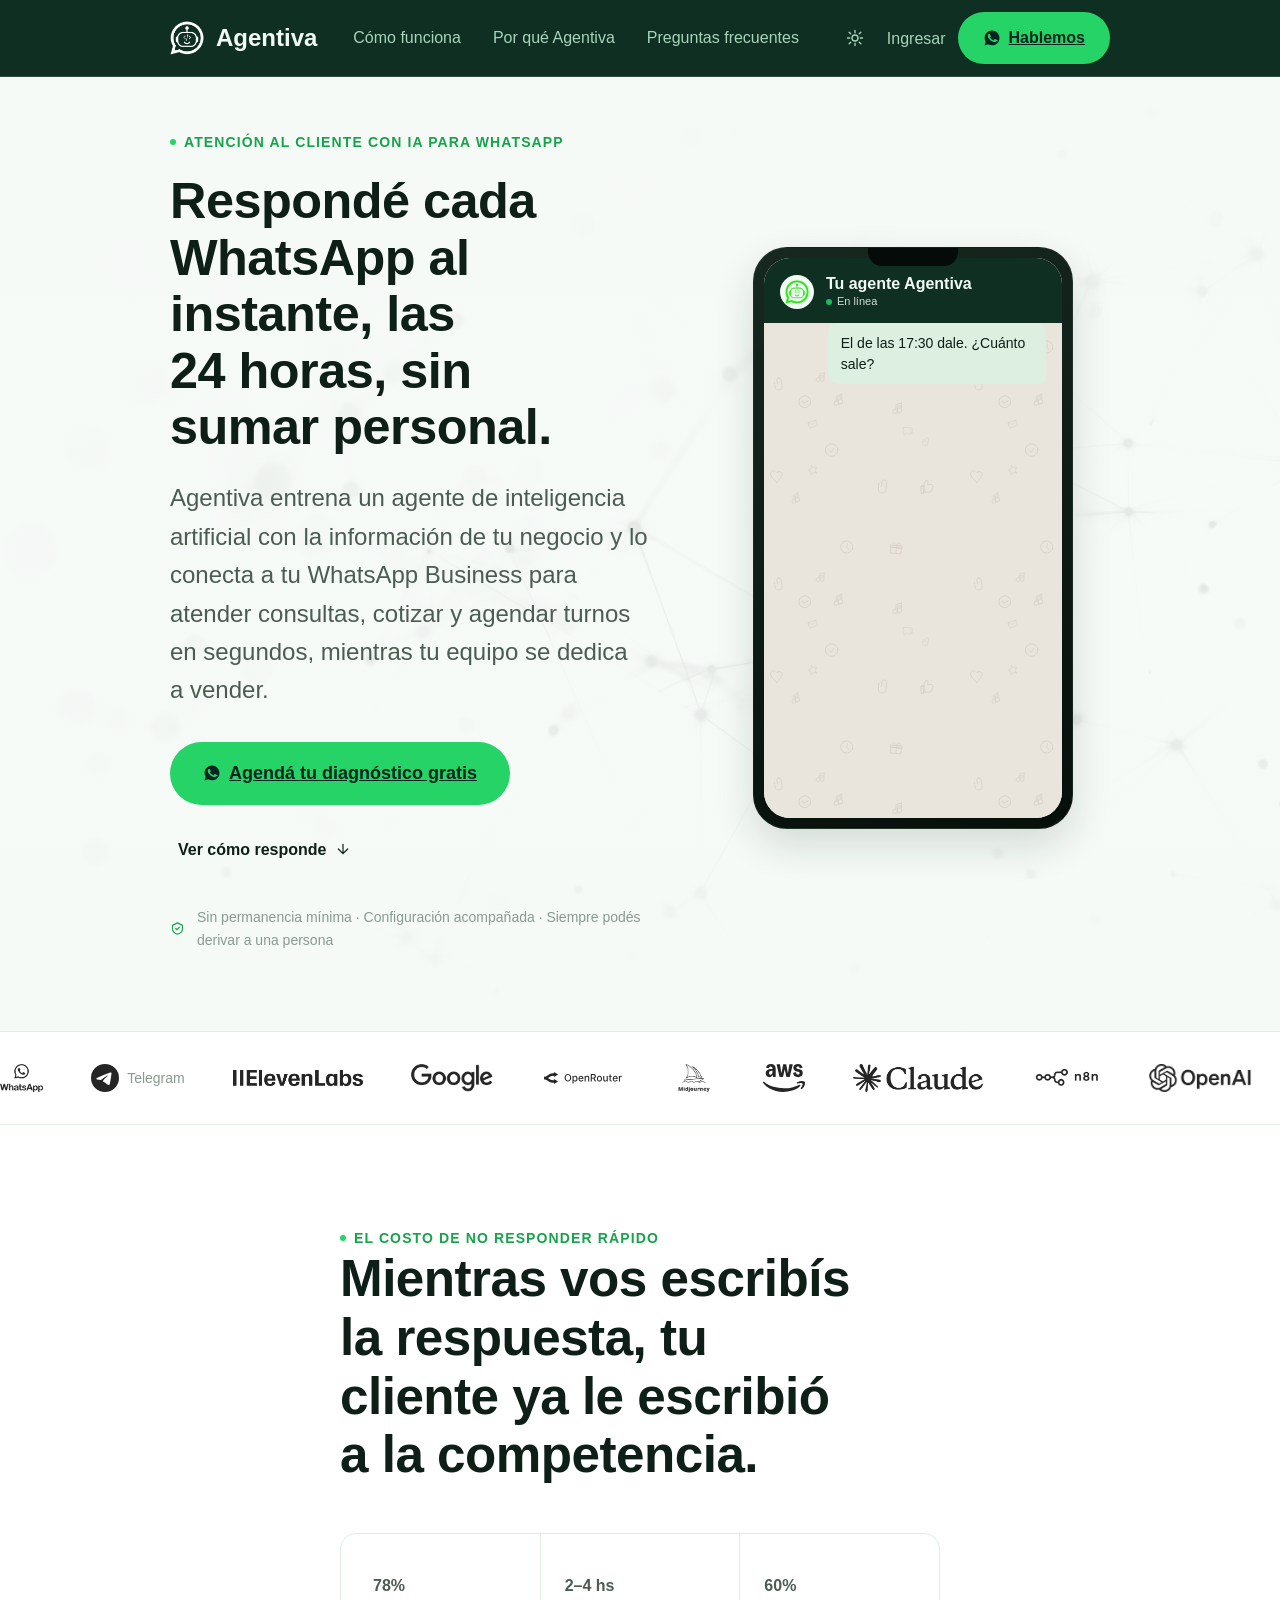
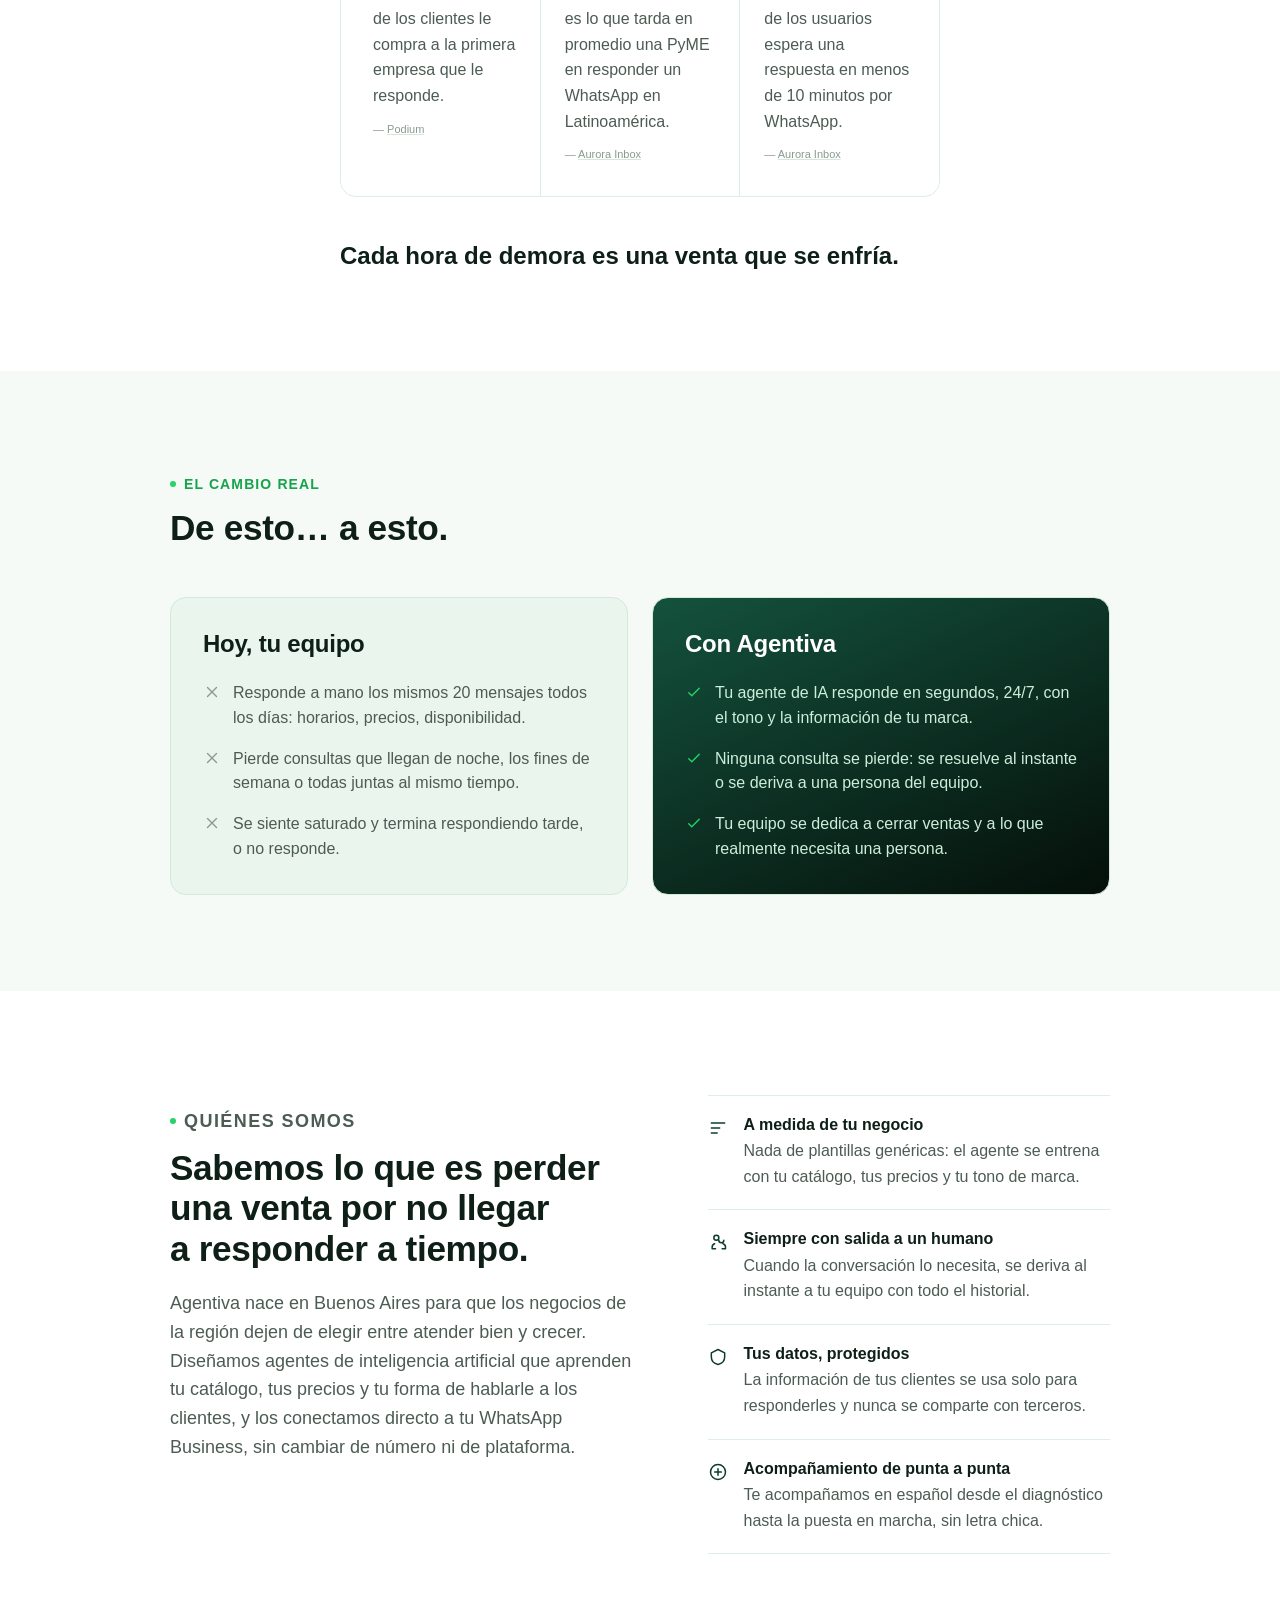
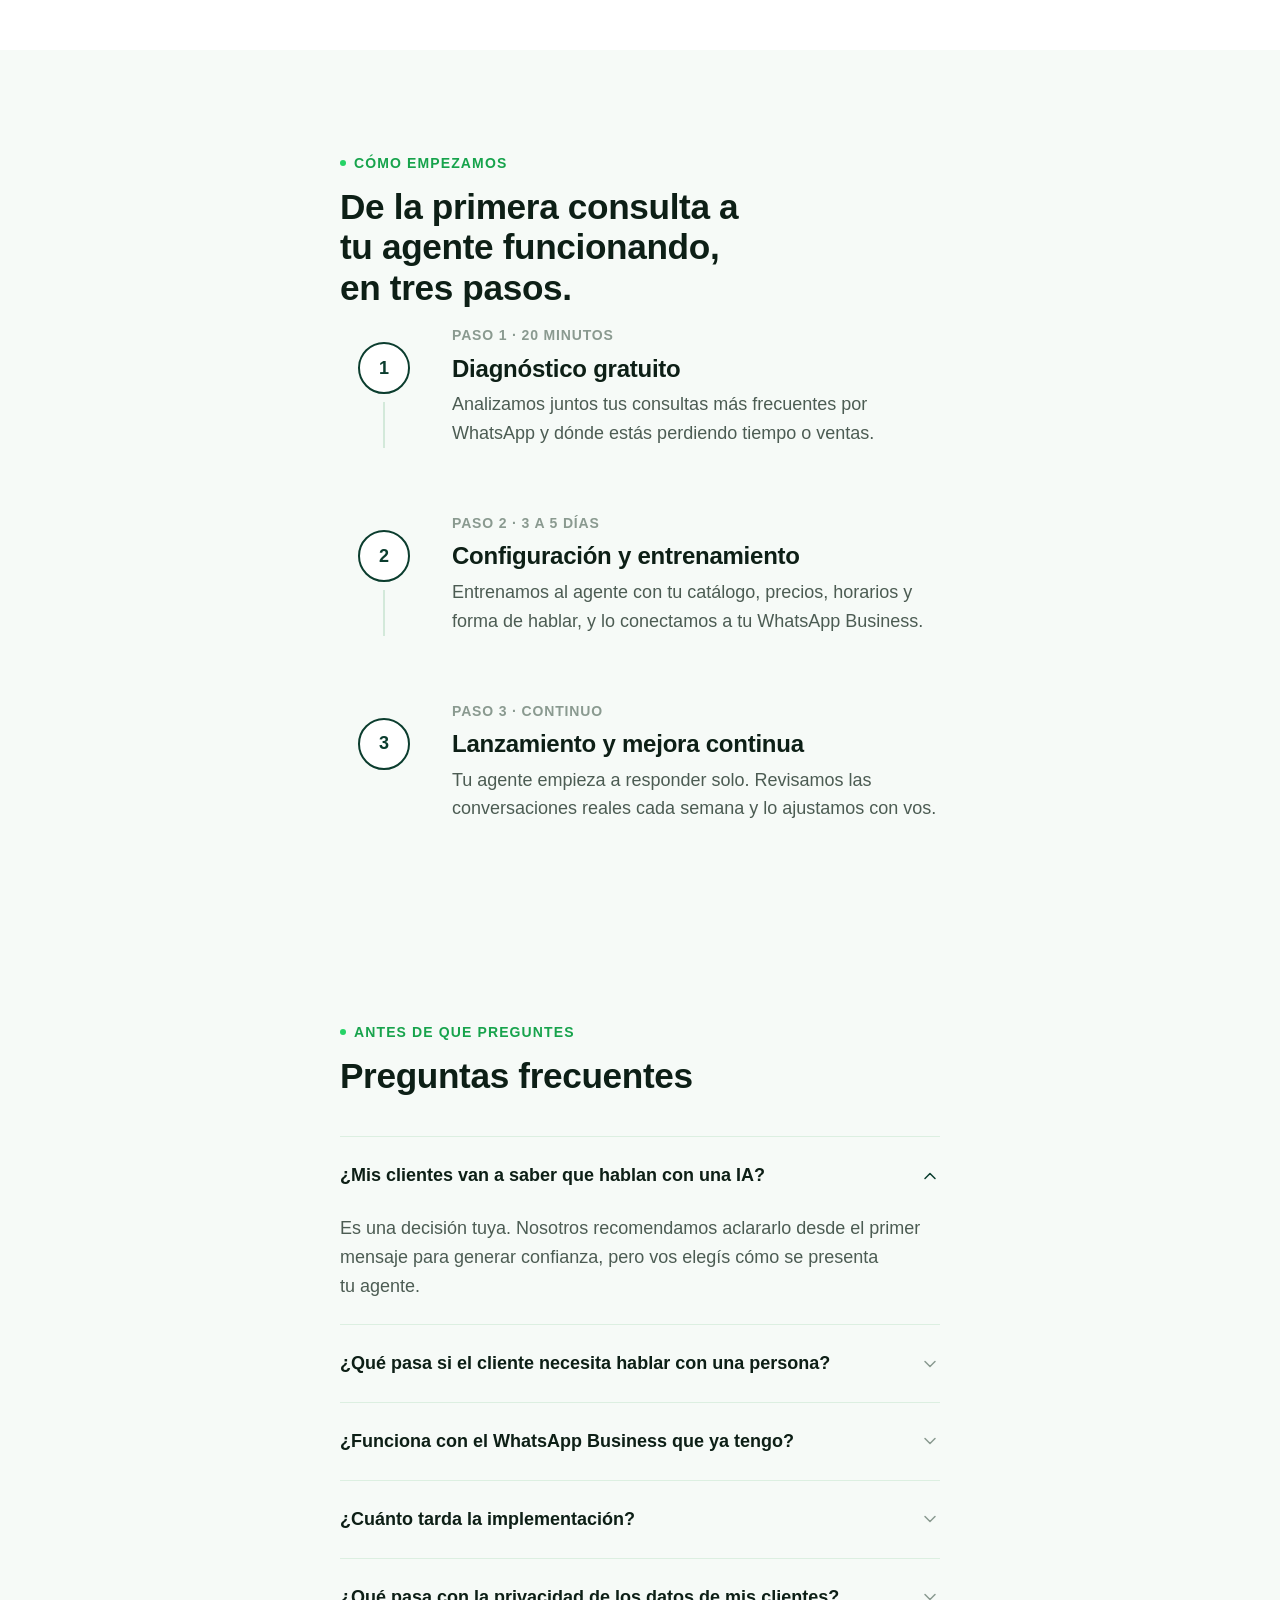
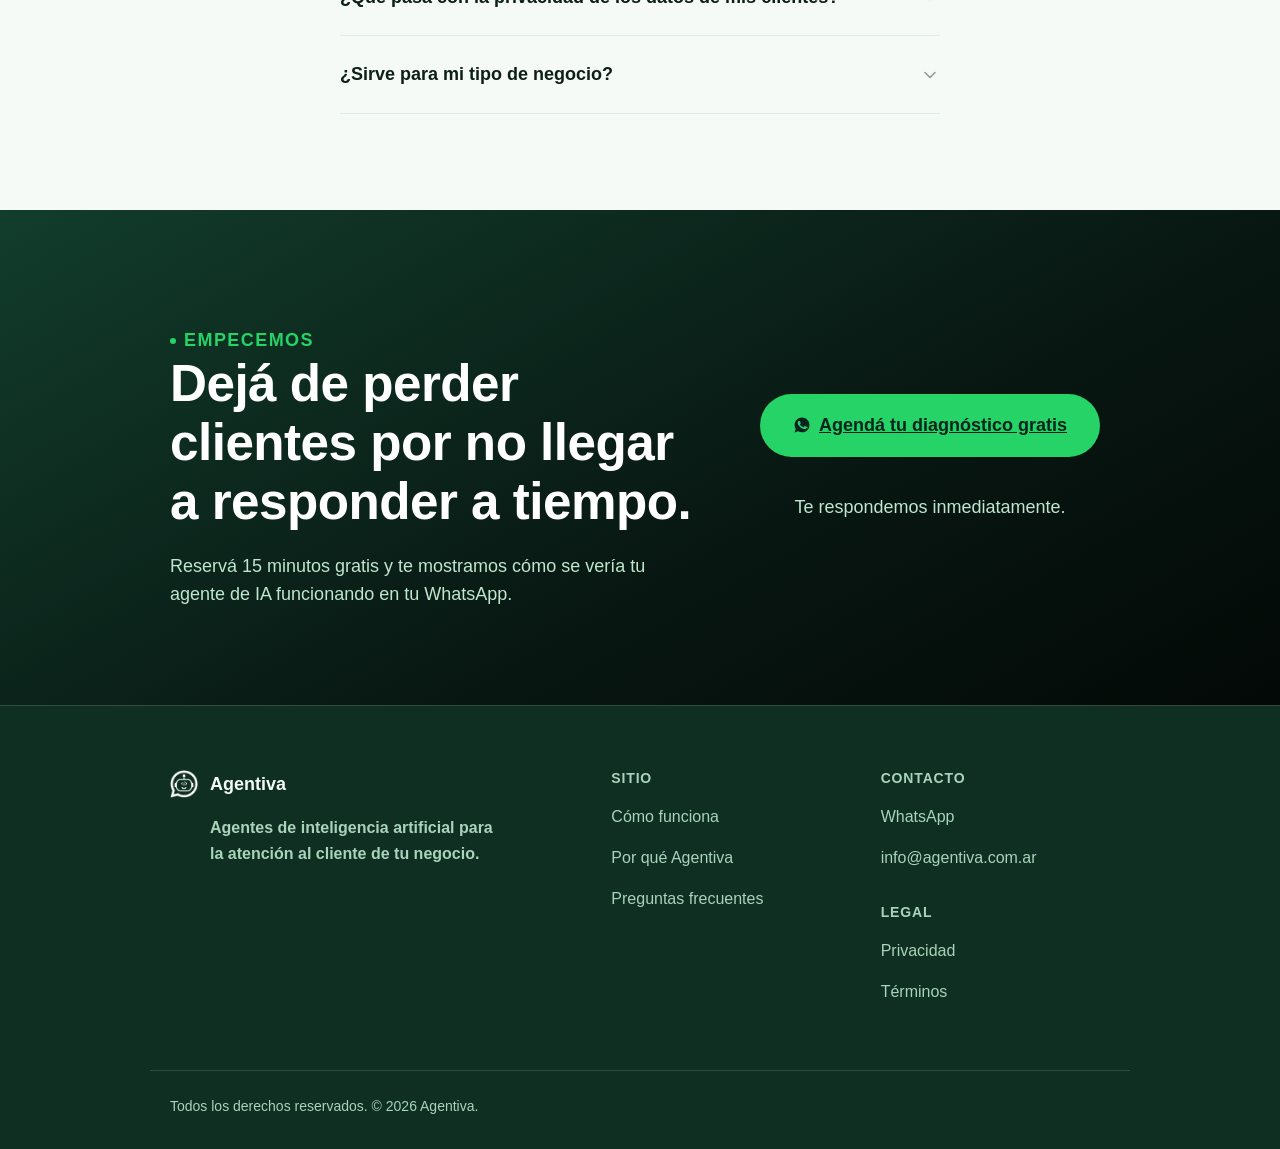
<file: index.html>
<!doctype html>
<html lang="es-AR">
<head>
<meta charset="UTF-8" />
<meta name="viewport" content="width=device-width, initial-scale=1.0" />
<title data-i18n="meta.title">Agentiva — Agentes de IA para WhatsApp que responden por tu negocio</title>
<meta name="description" content="Agentiva conecta un agente de inteligencia artificial a tu WhatsApp Business para responder consultas al instante, las 24 horas, sin sumar personal." data-i18n-attr="content:meta.description" />
<meta property="og:title" content="Agentiva — Agentes de IA para WhatsApp" />
<meta property="og:description" content="Respondé cada WhatsApp al instante, las 24 horas, sin sumar personal." />
<meta property="og:type" content="website" />
<meta property="og:image" content="assets/hero-network.png" />
<meta name="theme-color" content="#0e2f22" />
<link rel="icon" type="image/png" href="assets/favicon-256.png?v=3" />
<link rel="preconnect" href="https://api.fontshare.com" />
<link rel="stylesheet" href="https://api.fontshare.com/v2/css?f[]=general-sans@500,600,700&f[]=satoshi@400,500,700&display=swap" />
<link rel="stylesheet" href="base.css" />
<link rel="stylesheet" href="style.css" />
</head>
<body>

<a class="skip-link" href="#main">Saltar al contenido</a>

<!-- ============ HEADER ============ -->
<header class="header" id="site-header">
  <div class="header-inner container container--default">
    <a href="#top" class="brand" aria-label="Agentiva — inicio">
      <img class="brand-mark" src="assets/logo-mark-white.png" alt="" aria-hidden="true" width="34" height="34" />
      <span class="brand-name">Agentiva</span>
    </a>

    <nav class="nav-links" aria-label="Navegación principal">
      <a href="#plan" data-i18n="nav.how">Cómo funciona</a>
      <a href="#guide" data-i18n="nav.why">Por qué Agentiva</a>
      <a href="#faq" data-i18n="nav.faq">Preguntas frecuentes</a>
    </nav>

    <div class="header-actions">
      <button type="button" class="theme-toggle" id="theme-toggle" aria-label="Cambiar tema claro/oscuro">
        <svg class="icon-sun" viewBox="0 0 24 24" fill="none" stroke="currentColor" stroke-width="1.8" aria-hidden="true">
          <circle cx="12" cy="12" r="4"/>
          <path d="M12 2v3M12 19v3M4.2 4.2l2.1 2.1M17.7 17.7l2.1 2.1M2 12h3M19 12h3M4.2 19.8l2.1-2.1M17.7 6.3l2.1-2.1" stroke-linecap="round"/>
        </svg>
        <svg class="icon-moon" viewBox="0 0 24 24" fill="none" stroke="currentColor" stroke-width="1.8" aria-hidden="true">
          <path d="M20 14.5A8.5 8.5 0 1 1 9.5 4a7 7 0 0 0 10.5 10.5Z" stroke-linejoin="round"/>
        </svg>
      </button>
      <span id="nav-signin"><a href="#" class="nav-signin-link" data-open-auth data-i18n="auth.navSignin">Ingresar</a></span>
      <a class="btn btn-whatsapp" id="cta-nav" href="#" target="_blank" rel="noopener">
        <svg viewBox="0 0 24 24" fill="currentColor" aria-hidden="true"><path d="M12.04 2C6.58 2 2.13 6.45 2.13 11.91c0 1.94.55 3.76 1.5 5.32L2 22l4.9-1.58a9.9 9.9 0 0 0 5.14 1.4c5.46 0 9.91-4.45 9.91-9.91C21.95 6.45 17.5 2 12.04 2Zm5.8 13.98c-.24.68-1.4 1.33-1.93 1.4-.5.08-1.13.11-1.82-.11-.42-.13-.96-.31-1.65-.61-2.9-1.25-4.79-4.17-4.93-4.36-.15-.19-1.18-1.57-1.18-3 0-1.42.75-2.12 1.02-2.41.26-.29.57-.36.76-.36.19 0 .38 0 .55.01.18.01.42-.07.66.5.24.58.83 2.02.9 2.17.07.15.12.33.02.53-.1.19-.15.31-.3.48-.15.17-.31.38-.44.51-.15.15-.31.31-.13.6.18.3.8 1.32 1.72 2.14 1.18 1.05 2.17 1.38 2.5 1.53.25.12.55.1.75-.12.26-.29.58-.76.91-1.22.24-.32.53-.37.87-.24.35.12 2.19 1.03 2.57 1.22.38.19.63.28.72.44.09.16.09.9-.15 1.58Z"/></svg>
        <span data-i18n="nav.cta">Hablemos</span>
      </a>
      <button type="button" class="nav-toggle" id="nav-toggle" aria-label="Abrir menú" aria-expanded="false">
        <span></span><span></span><span></span>
      </button>
    </div>
  </div>

</header>

<div class="mobile-drawer" id="mobile-drawer">
  <nav aria-label="Navegación móvil">
    <a href="#plan" data-i18n="nav.how">Cómo funciona</a>
    <a href="#guide" data-i18n="nav.why">Por qué Agentiva</a>
    <a href="#faq" data-i18n="nav.faq">Preguntas frecuentes</a>
    <a href="#" data-open-auth data-i18n="auth.navSignin">Ingresar</a>
  </nav>
  <a class="btn btn-whatsapp btn-block cta-whatsapp" href="#" target="_blank" rel="noopener">
    <span data-i18n="nav.cta">Hablemos</span>
  </a>
  <button type="button" class="theme-toggle theme-toggle-drawer" id="theme-toggle-drawer" aria-label="Cambiar tema claro/oscuro">
    <svg class="icon-sun" viewBox="0 0 24 24" fill="none" stroke="currentColor" stroke-width="1.8" aria-hidden="true">
      <circle cx="12" cy="12" r="4"/>
      <path d="M12 2v3M12 19v3M4.2 4.2l2.1 2.1M17.7 17.7l2.1 2.1M2 12h3M19 12h3M4.2 19.8l2.1-2.1M17.7 6.3l2.1-2.1" stroke-linecap="round"/>
    </svg>
    <svg class="icon-moon" viewBox="0 0 24 24" fill="none" stroke="currentColor" stroke-width="1.8" aria-hidden="true">
      <path d="M20 14.5A8.5 8.5 0 1 1 9.5 4a7 7 0 0 0 10.5 10.5Z" stroke-linejoin="round"/>
    </svg>
    <span data-i18n="nav.theme">Cambiar tema</span>
  </button>
</div>

<main id="main">

<!-- ============ HERO ============ -->
<section class="hero" id="top">
  <div class="hero-bg" aria-hidden="true">
    <img src="assets/hero-network.png" alt="" />
  </div>
  <div class="container container--default hero-grid">
    <div class="hero-copy">
      <p class="eyebrow" data-i18n="hero.eyebrow">Atención al cliente con IA para WhatsApp</p>
      <h1 data-i18n="hero.h1">Respondé cada WhatsApp al instante, las 24 horas, sin sumar personal.</h1>
      <p class="hero-sub" data-i18n="hero.sub">Agentiva entrena un agente de inteligencia artificial con la información de tu negocio y lo conecta a tu WhatsApp Business para atender consultas, cotizar y agendar turnos en segundos, mientras tu equipo se dedica a vender.</p>
      <div class="hero-actions">
        <a class="btn btn-whatsapp btn-lg cta-whatsapp" href="#" target="_blank" rel="noopener">
          <svg viewBox="0 0 24 24" fill="currentColor" aria-hidden="true"><path d="M12.04 2C6.58 2 2.13 6.45 2.13 11.91c0 1.94.55 3.76 1.5 5.32L2 22l4.9-1.58a9.9 9.9 0 0 0 5.14 1.4c5.46 0 9.91-4.45 9.91-9.91C21.95 6.45 17.5 2 12.04 2Zm5.8 13.98c-.24.68-1.4 1.33-1.93 1.4-.5.08-1.13.11-1.82-.11-.42-.13-.96-.31-1.65-.61-2.9-1.25-4.79-4.17-4.93-4.36-.15-.19-1.18-1.57-1.18-3 0-1.42.75-2.12 1.02-2.41.26-.29.57-.36.76-.36.19 0 .38 0 .55.01.18.01.42-.07.66.5.24.58.83 2.02.9 2.17.07.15.12.33.02.53-.1.19-.15.31-.3.48-.15.17-.31.38-.44.51-.15.15-.31.31-.13.6.18.3.8 1.32 1.72 2.14 1.18 1.05 2.17 1.38 2.5 1.53.25.12.55.1.75-.12.26-.29.58-.76.91-1.22.24-.32.53-.37.87-.24.35.12 2.19 1.03 2.57 1.22.38.19.63.28.72.44.09.16.09.9-.15 1.58Z"/></svg>
          <span data-i18n="hero.ctaPrimary">Agendá tu diagnóstico gratis</span>
        </a>
        <a class="link-inline" href="#demo">
          <span data-i18n="hero.ctaSecondary">Ver cómo responde</span>
          <svg viewBox="0 0 24 24" fill="none" stroke="currentColor" stroke-width="1.8" aria-hidden="true"><path d="M12 5v14M19 12l-7 7-7-7" stroke-linecap="round" stroke-linejoin="round"/></svg>
        </a>
      </div>
      <p class="hero-trust">
        <svg viewBox="0 0 24 24" fill="none" stroke="currentColor" stroke-width="1.8" aria-hidden="true"><path d="M9 12l2 2 4-4M12 3l8 4v5c0 5-3.5 8-8 9-4.5-1-8-4-8-9V7l8-4Z" stroke-linecap="round" stroke-linejoin="round"/></svg>
        <span data-i18n="hero.trust">Sin permanencia mínima · Configuración acompañada · Siempre podés derivar a una persona</span>
      </p>
    </div>

    <div class="hero-visual" id="demo">
      <div class="phone-frame" data-reveal>
        <div class="phone-notch"></div>
        <div class="phone-screen">
          <div class="phone-topbar">
            <div class="avatar">
              <img src="assets/logo-mark-green.png" alt="" aria-hidden="true" />
            </div>
            <div>
              <p class="phone-topbar-name" data-i18n="phone.name">Tu agente Agentiva</p>
              <p class="phone-topbar-status" data-i18n="phone.status">En línea</p>
            </div>
          </div>
          <div class="phone-body" id="chat-body">
            <div class="chat-bubble from-user" data-i18n="chat.msg1user">¿Hola! Tienen turno para el sábado a la tarde?</div>
            <div class="chat-bubble from-agent" data-i18n="chat.msg1agent">¡Hola! Sí, tenemos a las 15:00 y a las 17:30hs el sábado. ¿Cuál te queda mejor?</div>
            <div class="chat-bubble from-user" data-i18n="chat.msg2user">El de las 17:30 dale. ¿Cuánto sale?</div>
            <div class="chat-bubble from-agent" data-i18n="chat.msg2agent">Perfecto, te lo reservo. El servicio sale $18.000 y lo podés pagar en el local. La confirmación te llega por WhatsApp en un minuto.</div>
            <div class="chat-bubble from-user" data-i18n="chat.msg3user">Buenísimo, gracias. Ah, quería hacer un reclamo por un turno anterior.</div>
            <div class="chat-bubble from-agent">
              <span data-i18n="chat.msg3agent">Entendido, te paso directo con Marina de nuestro equipo para que te ayude personalmente. Ya le compartí toda la conversación.</span>
              <span class="chat-tag" data-i18n="chat.handoff">Derivado a una persona</span>
            </div>
            <div class="chat-typing"><span></span><span></span><span></span></div>
          </div>
        </div>
      </div>
    </div>
  </div>
</section>

<!-- ============ PARTNER LOGOS ============ -->
<section class="partners">
  <div class="partners-track" aria-hidden="true">
    <img src="assets/partners/whatsApp.webp" alt="">
    <div class="partner-item"><img src="assets/partners/telegram-mono.svg" alt=""><span class="partner-name">Telegram</span></div>
    <img src="assets/partners/ElevenLabs_logo.png" alt="">
    <img src="assets/partners/Google.png" alt="">
    <img src="assets/partners/OpenRouter Logos.svg" alt="">
    <img src="assets/partners/midjourney logo.avif" alt="">
    <img src="assets/partners/Amazon_Web_Services_2025.svg" alt="">
    <img src="assets/partners/Claude image.png" alt="">
    <img src="assets/partners/N8n-logo-new.svg.png" alt="">
    <img src="assets/partners/OpenAI_Logo.svg.png" alt="">
    <div class="partner-item"><img src="assets/partners/perplexity-mono.svg" alt=""><span class="partner-name">Perplexity</span></div>
    <img src="assets/partners/Airtable_Logo.svg.png" alt="">
    <!-- duplicate for seamless loop -->
    <img src="assets/partners/whatsApp.webp" alt="">
    <div class="partner-item"><img src="assets/partners/telegram-mono.svg" alt=""><span class="partner-name">Telegram</span></div>
    <img src="assets/partners/ElevenLabs_logo.png" alt="">
    <img src="assets/partners/Google.png" alt="">
    <img src="assets/partners/OpenRouter Logos.svg" alt="">
    <img src="assets/partners/midjourney logo.avif" alt="">
    <img src="assets/partners/Amazon_Web_Services_2025.svg" alt="">
    <img src="assets/partners/Claude image.png" alt="">
    <img src="assets/partners/N8n-logo-new.svg.png" alt="">
    <img src="assets/partners/OpenAI_Logo.svg.png" alt="">
    <div class="partner-item"><img src="assets/partners/perplexity-mono.svg" alt=""><span class="partner-name">Perplexity</span></div>
    <img src="assets/partners/Airtable_Logo.svg.png" alt="">
  </div>
</section>

<!-- ============ STAKES ============ -->
<section class="stakes">
  <div class="container container--narrow" data-reveal>
    <p class="eyebrow" data-i18n="stakes.eyebrow">El costo de no responder rápido</p>
    <h2 class="stakes-headline" data-i18n="stakes.headline">Mientras vos escribís la respuesta, tu cliente ya le escribió a la competencia.</h2>

    <div class="stat-row">
      <div class="stat-card">
        <p class="stat-number" data-i18n="stakes.stat1Number">78%</p>
        <p data-i18n="stakes.stat1Text">de los clientes le compra a la primera empresa que le responde.</p>
        <span class="stat-source">— <a href="https://www.podium.com/article/lead-response-time-matters" target="_blank" rel="noopener">Podium</a></span>
      </div>
      <div class="stat-card">
        <p class="stat-number" data-i18n="stakes.stat2Number">2–4 hs</p>
        <p data-i18n="stakes.stat2Text">es lo que tarda en promedio una PyME en responder un WhatsApp en Latinoamérica.</p>
        <span class="stat-source">— <a href="https://www.aurorainbox.com/en/2026/03/04/response-time-sales-impact/" target="_blank" rel="noopener">Aurora Inbox</a></span>
      </div>
      <div class="stat-card">
        <p class="stat-number" data-i18n="stakes.stat3Number">60%</p>
        <p data-i18n="stakes.stat3Text">de los usuarios espera una respuesta en menos de 10 minutos por WhatsApp.</p>
        <span class="stat-source">— <a href="https://www.aurorainbox.com/en/2026/03/04/response-time-sales-impact/" target="_blank" rel="noopener">Aurora Inbox</a></span>
      </div>
    </div>

    <p class="stakes-closer" data-i18n="stakes.closer">Cada hora de demora es una venta que se enfría.</p>
  </div>
</section>

<!-- ============ TRANSFORMATION ============ -->
<section class="transform">
  <div class="container container--default">
    <p class="eyebrow" data-i18n="transform.eyebrow" data-reveal>El cambio real</p>
    <h2 class="section-title" data-i18n="transform.headline" data-reveal>De esto…</h2>

    <div class="transform-grid">
      <div class="transform-card is-before" data-reveal>
        <h3 data-i18n="transform.beforeTitle">Hoy, tu equipo</h3>
        <ul class="transform-list">
          <li>
            <svg viewBox="0 0 24 24" fill="none" stroke="currentColor" stroke-width="1.8" aria-hidden="true"><path d="M6 6l12 12M18 6L6 18" stroke-linecap="round"/></svg>
            <span data-i18n="transform.before1">Responde a mano los mismos 20 mensajes todos los días: horarios, precios, disponibilidad.</span>
          </li>
          <li>
            <svg viewBox="0 0 24 24" fill="none" stroke="currentColor" stroke-width="1.8" aria-hidden="true"><path d="M6 6l12 12M18 6L6 18" stroke-linecap="round"/></svg>
            <span data-i18n="transform.before2">Pierde consultas que llegan de noche, los fines de semana o todas juntas al mismo tiempo.</span>
          </li>
          <li>
            <svg viewBox="0 0 24 24" fill="none" stroke="currentColor" stroke-width="1.8" aria-hidden="true"><path d="M6 6l12 12M18 6L6 18" stroke-linecap="round"/></svg>
            <span data-i18n="transform.before3">Se siente saturado y termina respondiendo tarde, o no responde.</span>
          </li>
        </ul>
      </div>

      <div class="transform-card is-after" data-reveal>
        <h3 data-i18n="transform.afterTitle">Con Agentiva</h3>
        <ul class="transform-list">
          <li>
            <svg viewBox="0 0 24 24" fill="none" stroke="currentColor" stroke-width="1.8" aria-hidden="true"><path d="M5 13l4 4L19 7" stroke-linecap="round" stroke-linejoin="round"/></svg>
            <span data-i18n="transform.after1">Tu agente de IA responde en segundos, 24/7, con el tono y la información de tu marca.</span>
          </li>
          <li>
            <svg viewBox="0 0 24 24" fill="none" stroke="currentColor" stroke-width="1.8" aria-hidden="true"><path d="M5 13l4 4L19 7" stroke-linecap="round" stroke-linejoin="round"/></svg>
            <span data-i18n="transform.after2">Ninguna consulta se pierde: se resuelve al instante o se deriva a una persona del equipo.</span>
          </li>
          <li>
            <svg viewBox="0 0 24 24" fill="none" stroke="currentColor" stroke-width="1.8" aria-hidden="true"><path d="M5 13l4 4L19 7" stroke-linecap="round" stroke-linejoin="round"/></svg>
            <span data-i18n="transform.after3">Tu equipo se dedica a cerrar ventas y a lo que realmente necesita una persona.</span>
          </li>
        </ul>
      </div>
    </div>
  </div>
</section>

<!-- ============ GUIDE / ABOUT ============ -->
<section class="guide" id="guide">
  <div class="container container--default guide-grid">
    <div class="guide-copy" data-reveal>
      <p class="eyebrow" data-i18n="guide.eyebrow">Quiénes somos</p>
      <h2 data-i18n="guide.headline">Sabemos lo que es perder una venta por no llegar a responder a tiempo.</h2>
      <p data-i18n="guide.body">Agentiva nace en Buenos Aires para que los negocios de la región dejen de elegir entre atender bien y crecer. Diseñamos agentes de inteligencia artificial que aprenden tu catálogo, tus precios y tu forma de hablarle a los clientes, y los conectamos directo a tu WhatsApp Business, sin cambiar de número ni de plataforma.</p>
    </div>

    <div class="guide-list" data-reveal>
      <div class="guide-item">
        <svg viewBox="0 0 24 24" fill="none" stroke="currentColor" stroke-width="1.8" aria-hidden="true"><path d="M4 6h16M4 12h10M4 18h7" stroke-linecap="round"/></svg>
        <div class="guide-item-text">
          <h4 data-i18n="guide.item1Title">A medida de tu negocio</h4>
          <p data-i18n="guide.item1Text">Nada de plantillas genéricas: el agente se entrena con tu catálogo, tus precios y tu tono de marca.</p>
        </div>
      </div>
      <div class="guide-item">
        <svg viewBox="0 0 24 24" fill="none" stroke="currentColor" stroke-width="1.8" aria-hidden="true"><path d="M17 20h4v-2a4 4 0 0 0-3-3.87M9 20H5v-2a4 4 0 0 1 3-3.87M13 7a3 3 0 1 1-6 0 3 3 0 0 1 6 0Zm6 3a3 3 0 1 1-6 0" stroke-linecap="round" stroke-linejoin="round"/></svg>
        <div class="guide-item-text">
          <h4 data-i18n="guide.item2Title">Siempre con salida a un humano</h4>
          <p data-i18n="guide.item2Text">Cuando la conversación lo necesita, se deriva al instante a tu equipo con todo el historial.</p>
        </div>
      </div>
      <div class="guide-item">
        <svg viewBox="0 0 24 24" fill="none" stroke="currentColor" stroke-width="1.8" aria-hidden="true"><path d="M12 3l8 4v5c0 5-3.5 8-8 9-4.5-1-8-4-8-9V7l8-4Z" stroke-linecap="round" stroke-linejoin="round"/></svg>
        <div class="guide-item-text">
          <h4 data-i18n="guide.item3Title">Tus datos, protegidos</h4>
          <p data-i18n="guide.item3Text">La información de tus clientes se usa solo para responderles y nunca se comparte con terceros.</p>
        </div>
      </div>
      <div class="guide-item">
        <svg viewBox="0 0 24 24" fill="none" stroke="currentColor" stroke-width="1.8" aria-hidden="true"><path d="M8 12h8M12 8v8" stroke-linecap="round"/><circle cx="12" cy="12" r="9"/></svg>
        <div class="guide-item-text">
          <h4 data-i18n="guide.item4Title">Acompañamiento de punta a punta</h4>
          <p data-i18n="guide.item4Text">Te acompañamos en español desde el diagnóstico hasta la puesta en marcha, sin letra chica.</p>
        </div>
      </div>
    </div>
  </div>
</section>

<!-- ============ PLAN ============ -->
<section class="plan" id="plan">
  <div class="container container--narrow">
    <p class="eyebrow" data-i18n="plan.eyebrow" data-reveal>Cómo empezamos</p>
    <h2 class="section-title" data-i18n="plan.headline" data-reveal>De la primera consulta a tu agente funcionando, en tres pasos.</h2>

    <div class="plan-steps">
      <div class="plan-step" data-reveal>
        <div class="plan-node">
          <div class="plan-node-circle">1</div>
          <div class="plan-node-line"></div>
        </div>
        <div class="plan-content">
          <p class="plan-time" data-i18n="plan.step1Time">Paso 1 · 20 minutos</p>
          <h3 data-i18n="plan.step1Title">Diagnóstico gratuito</h3>
          <p data-i18n="plan.step1Text">Analizamos juntos tus consultas más frecuentes por WhatsApp y dónde estás perdiendo tiempo o ventas.</p>
        </div>
      </div>
      <div class="plan-step" data-reveal>
        <div class="plan-node">
          <div class="plan-node-circle">2</div>
          <div class="plan-node-line"></div>
        </div>
        <div class="plan-content">
          <p class="plan-time" data-i18n="plan.step2Time">Paso 2 · 3 a 5 días</p>
          <h3 data-i18n="plan.step2Title">Configuración y entrenamiento</h3>
          <p data-i18n="plan.step2Text">Entrenamos al agente con tu catálogo, precios, horarios y forma de hablar, y lo conectamos a tu WhatsApp Business.</p>
        </div>
      </div>
      <div class="plan-step" data-reveal>
        <div class="plan-node">
          <div class="plan-node-circle">3</div>
          <div class="plan-node-line"></div>
        </div>
        <div class="plan-content">
          <p class="plan-time" data-i18n="plan.step3Time">Paso 3 · Continuo</p>
          <h3 data-i18n="plan.step3Title">Lanzamiento y mejora continua</h3>
          <p data-i18n="plan.step3Text">Tu agente empieza a responder solo. Revisamos las conversaciones reales cada semana y lo ajustamos con vos.</p>
        </div>
      </div>
    </div>
  </div>
</section>

<!-- ============ FAQ ============ -->
<section class="faq" id="faq">
  <div class="container container--narrow">
    <p class="eyebrow" data-i18n="faq.eyebrow" data-reveal>Antes de que preguntes</p>
    <h2 class="section-title" data-i18n="faq.headline" data-reveal>Preguntas frecuentes</h2>

    <div class="faq-list" data-reveal>
      <div class="faq-item" data-open="true">
        <button class="faq-question" type="button">
          <span data-i18n="faq.q1">¿Mis clientes van a saber que hablan con una IA?</span>
          <svg viewBox="0 0 24 24" fill="none" stroke="currentColor" stroke-width="1.8" aria-hidden="true"><path d="M6 9l6 6 6-6" stroke-linecap="round" stroke-linejoin="round"/></svg>
        </button>
        <div class="faq-answer"><div class="faq-answer-inner"><p data-i18n="faq.a1">Sí. Lo decimos con transparencia desde el primer mensaje. Lo que cambia es que la respuesta llega en segundos y con la información correcta.</p></div></div>
      </div>
      <div class="faq-item">
        <button class="faq-question" type="button">
          <span data-i18n="faq.q2">¿Qué pasa si el cliente necesita hablar con una persona?</span>
          <svg viewBox="0 0 24 24" fill="none" stroke="currentColor" stroke-width="1.8" aria-hidden="true"><path d="M6 9l6 6 6-6" stroke-linecap="round" stroke-linejoin="round"/></svg>
        </button>
        <div class="faq-answer"><div class="faq-answer-inner"><p data-i18n="faq.a2">El agente deriva la conversación al instante, con todo el historial, para que nadie tenga que repetir lo que ya dijo.</p></div></div>
      </div>
      <div class="faq-item">
        <button class="faq-question" type="button">
          <span data-i18n="faq.q3">¿Funciona con el WhatsApp Business que ya tengo?</span>
          <svg viewBox="0 0 24 24" fill="none" stroke="currentColor" stroke-width="1.8" aria-hidden="true"><path d="M6 9l6 6 6-6" stroke-linecap="round" stroke-linejoin="round"/></svg>
        </button>
        <div class="faq-answer"><div class="faq-answer-inner"><p data-i18n="faq.a3">Sí. Conectamos el agente a tu número actual a través de la API oficial de WhatsApp Business, sin que pierdas tu historial ni tengas que migrar de número.</p></div></div>
      </div>
      <div class="faq-item">
        <button class="faq-question" type="button">
          <span data-i18n="faq.q4">¿Cuánto tarda la implementación?</span>
          <svg viewBox="0 0 24 24" fill="none" stroke="currentColor" stroke-width="1.8" aria-hidden="true"><path d="M6 9l6 6 6-6" stroke-linecap="round" stroke-linejoin="round"/></svg>
        </button>
        <div class="faq-answer"><div class="faq-answer-inner"><p data-i18n="faq.a4">La mayoría de los negocios tiene su agente funcionando en menos de una semana desde el diagnóstico inicial.</p></div></div>
      </div>
      <div class="faq-item">
        <button class="faq-question" type="button">
          <span data-i18n="faq.q5">¿Qué pasa con la privacidad de los datos de mis clientes?</span>
          <svg viewBox="0 0 24 24" fill="none" stroke="currentColor" stroke-width="1.8" aria-hidden="true"><path d="M6 9l6 6 6-6" stroke-linecap="round" stroke-linejoin="round"/></svg>
        </button>
        <div class="faq-answer"><div class="faq-answer-inner"><p data-i18n="faq.a5">Los datos se usan únicamente para responder consultas dentro de tu negocio y nunca se comparten con terceros ni se usan para entrenar otros agentes.</p></div></div>
      </div>
      <div class="faq-item">
        <button class="faq-question" type="button">
          <span data-i18n="faq.q6">¿Sirve para mi tipo de negocio?</span>
          <svg viewBox="0 0 24 24" fill="none" stroke="currentColor" stroke-width="1.8" aria-hidden="true"><path d="M6 9l6 6 6-6" stroke-linecap="round" stroke-linejoin="round"/></svg>
        </button>
        <div class="faq-answer"><div class="faq-answer-inner"><p data-i18n="faq.a6">Funciona para cualquier negocio que reciba consultas repetitivas por WhatsApp: gastronomía, retail, servicios profesionales, salud, inmobiliarias y más.</p></div></div>
      </div>
    </div>
  </div>
</section>

<!-- ============ FINAL CTA ============ -->
<section class="final-cta">
  <div class="container container--default final-cta-grid" data-reveal>
    <div>
      <p class="eyebrow" data-i18n="final.eyebrow">Empecemos</p>
      <h2 data-i18n="final.headline">Dejá de perder clientes por no llegar a responder a tiempo.</h2>
      <p data-i18n="final.text">Reservá 15 minutos gratis y te mostramos cómo se vería tu agente de IA funcionando en tu WhatsApp.</p>
    </div>
    <div class="final-cta-actions">
      <a class="btn btn-whatsapp btn-lg cta-whatsapp" href="#" target="_blank" rel="noopener">
        <svg viewBox="0 0 24 24" fill="currentColor" aria-hidden="true"><path d="M12.04 2C6.58 2 2.13 6.45 2.13 11.91c0 1.94.55 3.76 1.5 5.32L2 22l4.9-1.58a9.9 9.9 0 0 0 5.14 1.4c5.46 0 9.91-4.45 9.91-9.91C21.95 6.45 17.5 2 12.04 2Zm5.8 13.98c-.24.68-1.4 1.33-1.93 1.4-.5.08-1.13.11-1.82-.11-.42-.13-.96-.31-1.65-.61-2.9-1.25-4.79-4.17-4.93-4.36-.15-.19-1.18-1.57-1.18-3 0-1.42.75-2.12 1.02-2.41.26-.29.57-.36.76-.36.19 0 .38 0 .55.01.18.01.42-.07.66.5.24.58.83 2.02.9 2.17.07.15.12.33.02.53-.1.19-.15.31-.3.48-.15.17-.31.38-.44.51-.15.15-.31.31-.13.6.18.3.8 1.32 1.72 2.14 1.18 1.05 2.17 1.38 2.5 1.53.25.12.55.1.75-.12.26-.29.58-.76.91-1.22.24-.32.53-.37.87-.24.35.12 2.19 1.03 2.57 1.22.38.19.63.28.72.44.09.16.09.9-.15 1.58Z"/></svg>
        <span data-i18n="final.cta">Agendá tu diagnóstico gratis</span>
      </a>
      <p class="final-cta-sub" data-i18n="final.ctaSub">Respondemos el mismo día.</p>
    </div>
  </div>
</section>

</main>

<!-- ============ FOOTER ============ -->
<footer class="footer">
  <div class="container container--default footer-top">
    <div class="footer-brand">
      <img src="assets/logo-mark-white.png" alt="" aria-hidden="true" width="28" height="28" />
      <div>
        <p class="brand-name">Agentiva</p>
        <p class="footer-tagline" data-i18n="footer.tagline">Agentes de inteligencia artificial para la atención al cliente de tu negocio.</p>
      </div>
    </div>

    <div class="footer-col">
      <h5 data-i18n="footer.col1Title">Sitio</h5>
      <ul role="list">
        <li><a href="#plan" data-i18n="nav.how">Cómo funciona</a></li>
        <li><a href="#guide" data-i18n="nav.why">Por qué Agentiva</a></li>
        <li><a href="#faq" data-i18n="nav.faq">Preguntas frecuentes</a></li>
      </ul>
    </div>

    <div class="footer-col footer-col-stacked">
      <div>
        <h5 data-i18n="footer.col2Title">Contacto</h5>
        <ul role="list">
          <li><a class="cta-whatsapp" href="#" target="_blank" rel="noopener">WhatsApp</a></li>
          <li><a href="mailto:info@agentiva.com.ar">info@agentiva.com.ar</a></li>
        </ul>
      </div>
      <div>
        <h5 data-i18n="footer.col3Title">Legal</h5>
        <ul role="list">
          <li><a href="#" data-i18n="footer.privacy">Privacidad</a></li>
          <li><a href="#" data-i18n="footer.terms">Términos</a></li>
        </ul>
      </div>
    </div>
  </div>

  <div class="container container--default footer-bottom">
    <p><span data-i18n="footer.rights">Todos los derechos reservados.</span> © 2026 Agentiva.</p>
  </div>
</footer>

<!-- ============ VIDEO MODAL (case studies) ============ -->
<div class="video-modal" id="video-modal" hidden>
  <div class="video-modal-backdrop" data-close-modal></div>
  <div class="video-modal-panel" role="dialog" aria-modal="true" aria-label="Video testimonial">
    <button type="button" class="video-modal-close" data-close-modal aria-label="Cerrar video">
      <svg viewBox="0 0 24 24" fill="none" stroke="currentColor" stroke-width="1.8" aria-hidden="true"><path d="M6 6l12 12M18 6L6 18" stroke-linecap="round"/></svg>
    </button>
    <div class="video-modal-frame" id="video-modal-frame"></div>
  </div>
</div>

<!-- ============ AUTH MODAL (client login) ============ -->
<div class="auth-modal" id="auth-modal" hidden>
  <div class="auth-modal-backdrop" data-close-modal></div>
  <div class="auth-modal-panel" role="dialog" aria-modal="true" aria-label="Acceso a cuenta" data-i18n-attr="aria-label:auth.ariaAccess">
    <button type="button" class="auth-modal-close" data-close-modal aria-label="Cerrar" data-i18n-attr="aria-label:auth.ariaClose">
      <svg viewBox="0 0 24 24" fill="none" stroke="currentColor" stroke-width="1.8" aria-hidden="true"><path d="M6 6l12 12M18 6L6 18" stroke-linecap="round"/></svg>
    </button>
    <div id="auth-login">
      <div class="auth-eyebrow"><span class="auth-dot"></span><span data-i18n="auth.eyebrowLogin">Acceso</span></div>
      <h2 class="auth-title" data-i18n="auth.loginTitle">Bienvenido</h2>
      <p class="auth-sub" data-i18n="auth.loginSub">Ingresá con tu cuenta de Agentiva.</p>
      <form id="login-form" class="auth-form">
        <div class="auth-field">
          <label for="login-email" data-i18n="auth.emailLabel">Email o usuario</label>
          <input type="text" id="login-email" placeholder="tu@email.com o usuario" required autocomplete="username" autocapitalize="none" spellcheck="false">
        </div>
        <div class="auth-field">
          <label for="login-pass" data-i18n="auth.passLabel">Contraseña</label>
          <div class="field-pass-wrap">
            <input type="password" id="login-pass" placeholder="••••••••" required autocomplete="current-password">
            <button type="button" class="pass-toggle" data-pass-toggle="login-pass" aria-label="Mostrar contraseña" data-i18n-attr="aria-label:auth.passShow">
              <svg class="icon-eye" viewBox="0 0 24 24" fill="none" stroke="currentColor" stroke-width="1.8" stroke-linecap="round" stroke-linejoin="round" aria-hidden="true"><path d="M1 12s4-7 11-7 11 7 11 7-4 7-11 7-11-7-11-7Z"/><circle cx="12" cy="12" r="3"/></svg>
              <svg class="icon-eye-off" viewBox="0 0 24 24" fill="none" stroke="currentColor" stroke-width="1.8" stroke-linecap="round" stroke-linejoin="round" aria-hidden="true"><path d="M17.94 17.94A10.94 10.94 0 0 1 12 19c-7 0-11-7-11-7a20.3 20.3 0 0 1 4.22-5.06M9.9 4.24A10.4 10.4 0 0 1 12 4c7 0 11 7 11 7a20.3 20.3 0 0 1-2.16 3.19M14.12 14.12a3 3 0 1 1-4.24-4.24"/><path d="M1 1l22 22"/></svg>
            </button>
          </div>
        </div>
        <p class="auth-error" id="login-error"></p>
        <button type="submit" class="btn btn-primary btn-block auth-submit" data-i18n="auth.submitLogin">Ingresar</button>
      </form>
    </div>
  </div>
</div>

<script src="i18n.js"></script>
<script src="app.js"></script>
<script data-pplx-inline-edit>
(function () {
  if (window === window.top) return;

  const allowedParentOrigins = ["https://www.perplexity.ai","https://perplexity.ai","https://testing.perplexity.ai","https://staging.perplexity.ai","https://*.preview.i.perplexity.ai","http://perplexity.localhost","http://localhost:1420","http://127.0.0.1:1420","http://localhost:3000","http://127.0.0.1:3000","http://localhost:5173","http://127.0.0.1:5173"];
  const MAX_FONT_BYTES = 500 * 1024;
  const MAX_TOTAL_FONT_BYTES = 2 * 1024 * 1024;
  let scrollForwarding = false;
  let scrollRaf = 0;
  let trustedTopOrigin = null;

  // Allow entries like "https://*.preview.i.perplexity.ai" — the wildcard
  // matches a single DNS label (no dots), so "https://*.foo" cannot stretch
  // across multiple labels.
  function matchesAllowedOrigin(origin) {
    if (!origin) return false;
    for (const entry of allowedParentOrigins) {
      if (!entry.includes("*")) {
        if (entry === origin) return true;
        continue;
      }
      const pattern = new RegExp(
        "^" +
          entry.replace(/[.+?^${}()|[\]\\]/g, "\\$&").replace(/\*/g, "[^.]+") +
          "$",
      );
      if (pattern.test(origin)) return true;
    }
    return false;
  }

  // Trust decision: when the sender is same-origin-visible (event.origin is a
  // real origin like https://www.perplexity.ai) we trust event.origin directly.
  // When event.origin is "null" (opaque broker srcdoc), we fall back to the
  // broker's stamped `parentOrigin` to identify the top window. The fallback
  // is claim-only — we rely on the browser's native `targetOrigin` enforcement
  // on the response path (see postToTrustedTop) to ensure replies can't be
  // delivered to anyone but the actual top window of that claimed origin.
  function getTrustedParentOrigin(event) {
    const forwardedParentOrigin =
      typeof event.data.parentOrigin === "string" ? event.data.parentOrigin : null;
    const parentOrigin = event.origin === "null" ? forwardedParentOrigin : event.origin;
    return matchesAllowedOrigin(parentOrigin) ? parentOrigin : null;
  }

  // All responses go to window.top with targetOrigin = the allowlisted origin.
  // An attacker that iframes us inside their own null-origin broker can claim
  // any parentOrigin they like, but the browser will drop the reply whenever
  // the real top's origin doesn't match — so the screenshot never leaves.
  function postToTrustedTop(message) {
    if (!trustedTopOrigin) return;
    try {
      window.top.postMessage(message, trustedTopOrigin);
    } catch (_error) {}
  }

  function inlineAll(original, clone) {
    if (original.nodeType !== 1 || clone.nodeType !== 1) return;

    try {
      const computedStyle = getComputedStyle(original);
      // cssText on a computed style is the serialized declaration in modern
      // Chromium/Safari — a single read beats enumerating ~400 longhand
      // properties. Firefox returns "" here, so we fall back on empty.
      const serialized = computedStyle.cssText;
      if (serialized) {
        clone.style.cssText = serialized;
      } else {
        const parts = new Array(computedStyle.length);
        for (let index = 0; index < computedStyle.length; index += 1) {
          const property = computedStyle[index];
          parts[index] = `${property}:${computedStyle.getPropertyValue(property)};`;
        }
        clone.style.cssText = parts.join("");
      }
    } catch (_error) {}

    const originalChildren = original.children;
    const clonedChildren = clone.children;
    for (
      let index = 0;
      index < originalChildren.length && index < clonedChildren.length;
      index += 1
    ) {
      inlineAll(originalChildren[index], clonedChildren[index]);
    }
  }

  function extractFontUrl(srcValue) {
    const matches = [
      ...srcValue.matchAll(
        /url\(["']?([^"')]+)["']?\)(?:\s*format\(["']?([^"')]+)["']?\))?/gi,
      ),
    ];
    if (matches.length === 0) return null;
    const woff2 = matches.find((m) => m[2] && m[2].toLowerCase().includes("woff2"));
    if (woff2) return woff2[1];
    const woff = matches.find((m) => m[2] && m[2].toLowerCase().includes("woff"));
    if (woff) return woff[1];
    return matches[0][1];
  }

  // Cache resolved font URL -> data URI across captures. Fonts on a page
  // essentially never change, and a batch run emits multiple captures back to
  // back — without this we'd refetch + re-base64 every time.
  const fontDataUriCache = new Map();
  const SRC_DECLARATION_RE = /src\s*:\s*[^;}]+/i;

  async function fetchAsDataUri(url) {
    if (fontDataUriCache.has(url)) return fontDataUriCache.get(url);
    let dataUri = null;
    try {
      const response = await fetch(url, { mode: "cors", credentials: "omit" });
      if (response.ok) {
        const blob = await response.blob();
        if (blob.size <= MAX_FONT_BYTES) {
          dataUri = await new Promise((resolve) => {
            const reader = new FileReader();
            reader.onloadend = () =>
              resolve(typeof reader.result === "string" ? reader.result : null);
            reader.onerror = () => resolve(null);
            reader.readAsDataURL(blob);
          });
        }
      }
    } catch (_error) {
      dataUri = null;
    }
    fontDataUriCache.set(url, dataUri);
    return dataUri;
  }

  function collectFontFaceRuleTexts() {
    const rules = [];
    for (const sheet of document.styleSheets) {
      let cssRules;
      try {
        cssRules = sheet.cssRules;
      } catch (_error) {
        continue;
      }
      if (!cssRules) continue;
      for (const rule of cssRules) {
        const cssText = rule.cssText || "";
        if (cssText.startsWith("@font-face")) rules.push(cssText);
      }
    }
    return rules;
  }

  async function buildInlinedFontCss() {
    const ruleTexts = collectFontFaceRuleTexts();
    if (ruleTexts.length === 0) return null;

    const resolved = ruleTexts.map((cssText) => {
      if (!SRC_DECLARATION_RE.test(cssText)) return null;
      const srcMatch = cssText.match(/src\s*:\s*([^;}]+)[;}]/i);
      if (!srcMatch) return null;
      const url = extractFontUrl(srcMatch[1]);
      if (!url) return null;
      try {
        return { cssText, url: new URL(url, document.baseURI).href };
      } catch (_error) {
        return null;
      }
    });

    const dataUris = await Promise.all(
      resolved.map((entry) => (entry ? fetchAsDataUri(entry.url) : Promise.resolve(null))),
    );

    const inlined = [];
    let totalBytes = 0;
    for (let index = 0; index < resolved.length; index += 1) {
      const entry = resolved[index];
      const dataUri = dataUris[index];
      if (!entry || !dataUri) continue;
      const approxBytes = dataUri.length * 0.75;
      if (totalBytes + approxBytes > MAX_TOTAL_FONT_BYTES) break;
      totalBytes += approxBytes;
      inlined.push(entry.cssText.replace(SRC_DECLARATION_RE, `src: url("${dataUri}")`));
    }
    return inlined.length > 0 ? inlined.join("\n") : null;
  }

  function stripExternal(clone) {
    const images = clone.querySelectorAll("img");
    for (let index = 0; index < images.length; index += 1) {
      const src = images[index].getAttribute("src");
      if (src && !src.startsWith("data:")) images[index].removeAttribute("src");
    }

    const elements = clone.querySelectorAll("*");
    for (let index = 0; index < elements.length; index += 1) {
      const style = elements[index].style.cssText;
      if (style && style.includes("url(")) {
        elements[index].style.cssText = style.replace(
          /url\(["']?(?!data:)[^)"']*["']?\)/gi,
          "none",
        );
      }
    }
  }

  function emitScroll() {
    scrollRaf = 0;
    if (!scrollForwarding) return;
    postToTrustedTop({
      type: "INLINE_EDIT_SCROLL",
      scrollX: window.scrollX,
      scrollY: window.scrollY,
    });
  }

  window.addEventListener(
    "scroll",
    function () {
      if (!scrollForwarding || scrollRaf) return;
      scrollRaf = requestAnimationFrame(emitScroll);
    },
    { passive: true, capture: true },
  );

  async function handleCaptureRequest(event) {
    const requestId = event.data.requestId;
    const scrollX = window.scrollX;
    const scrollY = window.scrollY;
    const width = window.innerWidth;
    const height = window.innerHeight;

    function postResult(dataUrl) {
      postToTrustedTop({
        type: "INLINE_EDIT_SCREENSHOT_RESULT",
        requestId,
        dataUrl,
        scrollX,
        scrollY,
      });
    }

    try {
      // Wait for any pending web fonts to resolve so both inline metrics and
      // the @font-face inlining below see the same loaded faces.
      if (document.fonts && document.fonts.ready) {
        try {
          await document.fonts.ready;
        } catch (_error) {}
      }

      const clone = document.documentElement.cloneNode(true);
      inlineAll(document.documentElement, clone);

      const removedNodes = clone.querySelectorAll("script,link[rel=\"stylesheet\"],style");
      for (let index = 0; index < removedNodes.length; index += 1) {
        removedNodes[index].remove();
      }

      stripExternal(clone);

      // Re-embed web fonts as data-URI @font-face rules so the SVG rasterizer
      // can resolve them — external font URLs aren't fetched during
      // foreignObject rendering, which would otherwise force a fallback face
      // and change text metrics.
      const inlinedFontCss = await buildInlinedFontCss();
      if (inlinedFontCss) {
        const styleEl = document.createElement("style");
        styleEl.textContent = inlinedFontCss;
        const head = clone.querySelector("head");
        if (head) head.appendChild(styleEl);
        else clone.insertBefore(styleEl, clone.firstChild);
      }

      const html = new XMLSerializer().serializeToString(clone);
      const svg =
        `<svg xmlns="http://www.w3.org/2000/svg" width="${width}" height="${height}">` +
        '<foreignObject width="100%" height="100%">' +
        `<div xmlns="http://www.w3.org/1999/xhtml" style="width:${width}px;height:${height}px;overflow:hidden">` +
        `<div style="position:relative;left:-${scrollX}px;top:-${scrollY}px">` +
        html +
        "</div></div></foreignObject></svg>";
      const svgUrl = `data:image/svg+xml;charset=utf-8,${encodeURIComponent(svg)}`;
      const image = new Image();
      image.onload = function () {
        const canvas = document.createElement("canvas");
        canvas.width = width;
        canvas.height = height;
        canvas.getContext("2d").drawImage(image, 0, 0);
        postResult(canvas.toDataURL("image/png"));
      };
      image.onerror = function () {
        postResult(null);
      };
      image.src = svgUrl;
    } catch (_error) {
      postResult(null);
    }
  }

  window.addEventListener("message", function (event) {
    if (!event.data) return;
    // Only accept messages from the direct parent frame. Blocks sibling /
    // unrelated-window postMessage senders that could otherwise reach us.
    if (event.source !== window.parent) return;

    const trustedParentOrigin = getTrustedParentOrigin(event);
    if (!trustedParentOrigin) return;
    trustedTopOrigin = trustedParentOrigin;

    if (event.data.type === "INLINE_EDIT_SCROLL_START") {
      scrollForwarding = true;
      emitScroll();
      return;
    }

    if (event.data.type === "INLINE_EDIT_SCROLL_STOP") {
      scrollForwarding = false;
      if (scrollRaf) cancelAnimationFrame(scrollRaf);
      scrollRaf = 0;
      return;
    }

    if (event.data.type !== "INLINE_EDIT_CAPTURE_REQUEST") return;

    handleCaptureRequest(event);
  });
})();

</script></body>
</html>
</file>
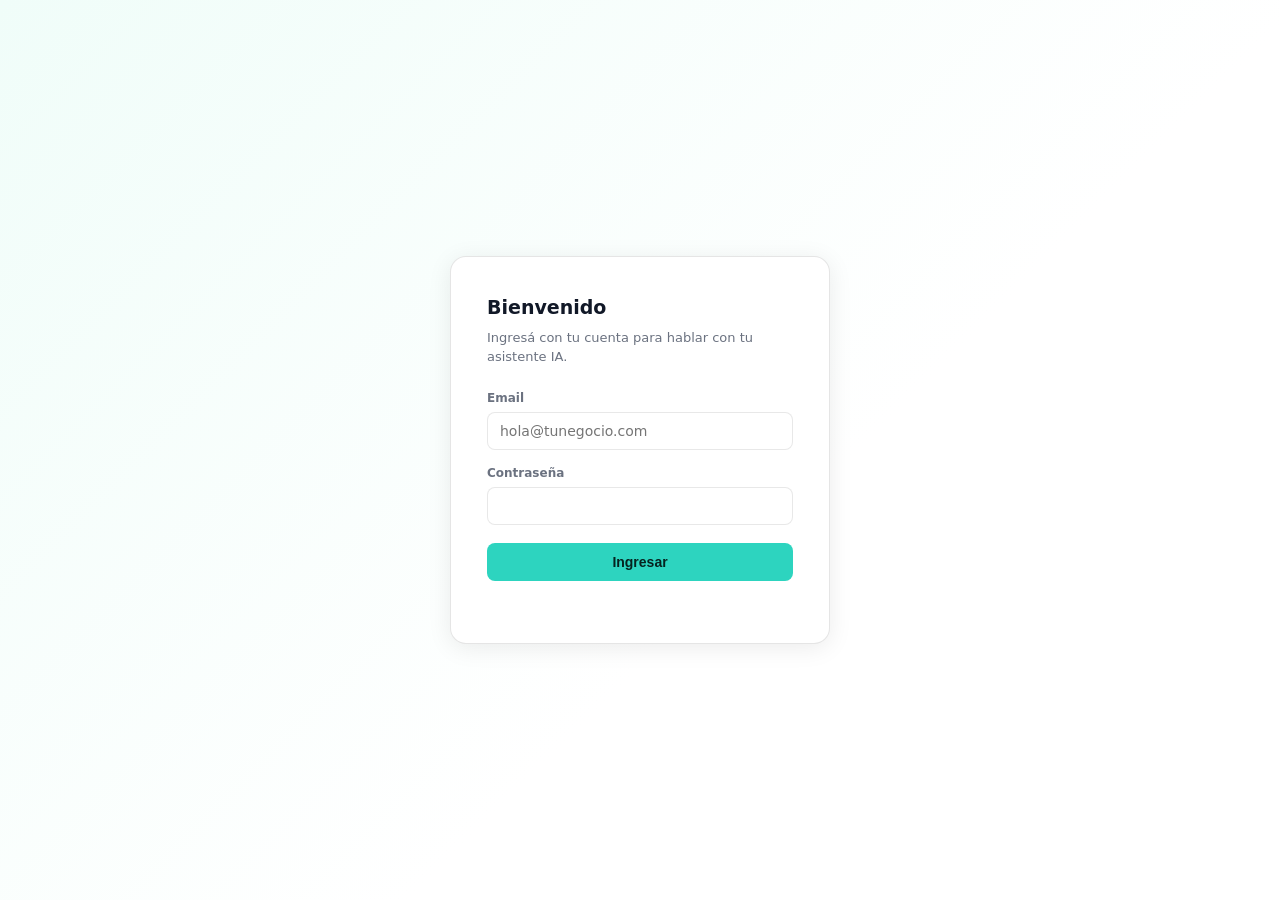
<file: asistente/index.html>
<!DOCTYPE html>
<html lang="es">
<head>
<meta charset="UTF-8">
<link rel="icon" type="image/png" href="/assets/favicon-256.png?v=3">
<meta name="viewport" content="width=device-width, initial-scale=1.0">
<title>Asistente IA — Agentiva</title>
<link rel="preconnect" href="https://fonts.googleapis.com">
<link rel="preconnect" href="https://fonts.gstatic.com" crossorigin>
<link href="https://fonts.googleapis.com/css2?family=Space+Grotesk:wght@500;600;700&display=swap" rel="stylesheet">
<style>
*, *::before, *::after { box-sizing: border-box; margin: 0; padding: 0; }
[hidden] { display: none !important; }

:root {
  --bg:        #ffffff;
  --surface:   #f8f9fa;
  --surface2:  #eef0f2;
  --border:    rgba(0,0,0,0.09);
  --accent:    #2DD4BF;
  --accent-bg: rgba(45,212,191,0.10);
  --text:      #111827;
  --muted:     #6b7280;
  --danger:    #ef4444;
  --font:      system-ui, -apple-system, 'Segoe UI', sans-serif;
}

body {
  background: var(--bg);
  color: var(--text);
  font-family: var(--font);
  font-size: 14px;
  line-height: 1.5;
  min-height: 100vh;
  -webkit-font-smoothing: antialiased;
}

#loading { display: flex; align-items: center; justify-content: center; gap: 10px; height: 100vh; color: var(--muted); }
.spinner { width: 16px; height: 16px; border: 2px solid var(--border); border-top-color: var(--accent); border-radius: 50%; animation: spin 0.7s linear infinite; }
@keyframes spin { to { transform: rotate(360deg); } }

/* ── Login ──────────────────────────────────────────────────── */
#login-screen {
  display: flex;
  align-items: center;
  justify-content: center;
  min-height: 100vh;
  padding: 24px;
  background: linear-gradient(135deg, #f0fdf9 0%, #ffffff 60%);
}
.login-card {
  width: 100%;
  max-width: 380px;
  background: #ffffff;
  border: 1px solid rgba(0,0,0,0.10);
  border-radius: 16px;
  padding: 36px;
  box-shadow: 0 4px 24px rgba(0,0,0,0.08);
}
.login-title { font-size: 19px; font-weight: 700; margin-bottom: 6px; }
.login-sub { font-size: 13px; color: var(--muted); margin-bottom: 22px; }
.field { margin-bottom: 14px; }
.field label { display: block; font-size: 12px; font-weight: 600; color: var(--muted); margin-bottom: 5px; }
.field input { width: 100%; padding: 10px 12px; border: 1px solid var(--border); border-radius: 8px; font-size: 14px; font-family: var(--font); }
.field input:focus { outline: none; border-color: var(--accent); }
.btn-primary { width: 100%; padding: 11px; background: var(--accent); color: #06231f; border: none; border-radius: 8px; font-weight: 700; font-size: 14px; cursor: pointer; margin-top: 4px; }
.btn-primary:disabled { opacity: 0.6; cursor: default; }
#login-error { color: var(--danger); font-size: 12.5px; margin-top: 10px; min-height: 16px; }

/* ── App shell ──────────────────────────────────────────────── */
#app { display: flex; flex-direction: column; height: 100vh; }
.topbar { display: flex; align-items: center; justify-content: space-between; padding: 14px 20px; border-bottom: 1px solid var(--border); background: var(--surface); flex-shrink: 0; }
.topbar-brand { display: flex; align-items: center; gap: 10px; }
.topbar-brand img { height: 22px; width: auto; }
.topbar-title { font-size: 13px; font-weight: 700; letter-spacing: 0.02em; }
.topbar-right { display: flex; align-items: center; gap: 14px; }
.topbar-user { font-size: 13px; color: var(--muted); }
.btn-logout { padding: 7px 14px; background: var(--surface2); border: 1px solid var(--border); border-radius: 7px; font-size: 12.5px; cursor: pointer; color: var(--text); }

.admin-picker { padding: 12px 20px; border-bottom: 1px solid var(--border); display: flex; align-items: center; gap: 10px; font-size: 13px; }
.admin-picker select { padding: 6px 10px; border: 1px solid var(--border); border-radius: 6px; font-size: 13px; }

/* ── Split layout: Facturas (left, flexible) + Chat (right, fixed) ──────── */
#main-split { flex: 1; display: flex; overflow: hidden; min-height: 0; }

/* ── Facturas view ──────────────────────────────────────────── */
#facturas-wrap { flex: 1; min-width: 0; display: flex; flex-direction: column; overflow: hidden; padding: 20px; }
.facturas-subtabs { display: flex; gap: 8px; margin-bottom: 14px; flex-shrink: 0; }
.subtab-btn { padding: 7px 16px; border: 1px solid var(--border); background: var(--surface); border-radius: 20px; font-size: 12.5px; font-weight: 600; color: var(--muted); cursor: pointer; }
.subtab-btn.active { background: var(--accent-bg); border-color: var(--accent); color: #0d6b60; }
.facturas-table-wrap { flex: 1; overflow: auto; border: 1px solid var(--border); border-radius: 10px; }
.facturas-table { width: 100%; border-collapse: collapse; font-size: 12.5px; }
.facturas-table th { text-align: left; padding: 10px 12px; background: var(--surface); border-bottom: 1px solid var(--border); font-size: 11px; text-transform: uppercase; letter-spacing: 0.04em; color: var(--muted); position: sticky; top: 0; }
.facturas-table td { padding: 9px 12px; border-bottom: 1px solid var(--border); }
.facturas-table tr.invoice-row { cursor: pointer; }
.facturas-table tr.invoice-row:hover { background: var(--surface); }
.facturas-table .td-num { text-align: right; font-variant-numeric: tabular-nums; }
.facturas-table .td-muted { color: var(--muted); }
.facturas-empty { padding: 30px; text-align: center; color: var(--muted); }
.file-link { color: var(--accent); font-weight: 600; text-decoration: none; white-space: nowrap; }
.file-link:hover { text-decoration: underline; }
.detail-row td { background: var(--surface); padding: 12px 18px; }
.detail-item { display: flex; justify-content: space-between; padding: 3px 0; font-size: 12px; }

/* ── Chat (right-hand dock) ──────────────────────────────────── */
#chat-wrap { width: 400px; flex-shrink: 0; display: flex; flex-direction: column; overflow: hidden; border-left: 1px solid var(--border); background: var(--bg); }
.chat-header { display: flex; align-items: center; gap: 10px; padding: 14px 16px; border-bottom: 1px solid var(--border); flex-shrink: 0; }
.chat-avatar {
  width: 36px; height: 36px; border-radius: 50%; flex-shrink: 0;
  background: var(--accent); color: #ffffff;
  display: flex; align-items: center; justify-content: center;
  animation: chat-avatar-pulse 1.3s ease-in-out infinite;
}
@keyframes chat-avatar-pulse {
  0%, 100% { box-shadow: 0 0 0 0 rgba(45,212,191,0.45); transform: scale(1); }
  50%      { box-shadow: 0 0 0 7px rgba(45,212,191,0.12), 0 0 14px 4px rgba(45,212,191,0.5); transform: scale(1.08); }
}
.chat-header-title { font-size: 13.5px; font-weight: 700; }
.chat-header-status { font-size: 11.5px; color: var(--muted); display: flex; align-items: center; gap: 5px; margin-top: 1px; }
.live-dot { width: 6px; height: 6px; border-radius: 50%; background: #22c55e; display: inline-block; animation: live-dot-pulse 1.3s ease-in-out infinite; }
@keyframes live-dot-pulse { 0%, 100% { opacity: 1; } 50% { opacity: 0.35; } }
#chat-messages { flex: 1; overflow-y: auto; padding: 24px 20px; display: flex; flex-direction: column; gap: 12px; }
.chat-bubble { max-width: 78%; padding: 10px 14px; border-radius: 12px; font-size: 13.5px; line-height: 1.5; white-space: pre-wrap; }
.chat-bubble.ai { background: var(--surface); align-self: flex-start; border: 1px solid var(--border); }
.chat-bubble.user { background: var(--accent); color: #06231f; align-self: flex-end; font-weight: 500; }
.chat-bubble.typing { color: var(--muted); font-style: italic; }

.card-bubble { align-self: flex-start; max-width: 92%; background: var(--surface); border: 1px solid var(--border); border-radius: 12px; padding: 14px 16px; font-size: 13px; }
.card-bubble .card-title { font-weight: 700; margin-bottom: 8px; font-size: 13.5px; }
.card-row { display: flex; justify-content: space-between; gap: 10px; padding: 3px 0; border-bottom: 1px solid var(--border); }
.card-row:last-of-type { border-bottom: none; }
.card-row .k { color: var(--muted); }
.card-row .v { font-weight: 600; text-align: right; }
.card-items { margin-top: 10px; }
.card-item { display: flex; justify-content: space-between; gap: 10px; padding: 4px 0; font-size: 12.5px; border-bottom: 1px solid var(--border); }
.card-item .item-name { flex: 1; min-width: 0; overflow: hidden; text-overflow: ellipsis; white-space: nowrap; }
.card-item .item-qty { flex-shrink: 0; color: var(--muted); }
.card-item:last-child { border-bottom: none; }
.card-actions { display: flex; gap: 8px; margin-top: 12px; }
.card-actions button { flex: 1; padding: 8px 10px; border-radius: 7px; font-size: 12.5px; font-weight: 600; cursor: pointer; border: 1px solid var(--border); }
.btn-confirm { background: var(--accent); color: #06231f; border-color: var(--accent); }
.btn-correct { background: var(--surface2); color: var(--text); }

.tipo-choice { display: flex; gap: 8px; margin-top: 8px; }
.tipo-choice button { padding: 8px 14px; border-radius: 20px; border: 1px solid var(--accent); background: var(--accent-bg); color: #0d6b60; font-size: 12.5px; font-weight: 600; cursor: pointer; }

@media (max-width: 860px) {
  #main-split { flex-direction: column; }
  #chat-wrap { width: 100%; border-left: none; border-top: 1px solid var(--border); height: 45vh; }
}

#chat-input-row { display: flex; align-items: center; gap: 8px; padding: 14px 20px; border-top: 1px solid var(--border); background: var(--bg); }
#attach-btn { flex-shrink: 0; width: 36px; height: 36px; border-radius: 8px; border: 1px solid var(--border); background: var(--surface); cursor: pointer; display: flex; align-items: center; justify-content: center; color: var(--muted); }
#chat-input { flex: 1; padding: 10px 14px; border: 1px solid var(--border); border-radius: 20px; font-size: 13.5px; font-family: var(--font); }
#chat-input:focus { outline: none; border-color: var(--accent); }
#chat-send { flex-shrink: 0; width: 36px; height: 36px; border-radius: 50%; border: none; background: var(--accent); color: #06231f; cursor: pointer; display: flex; align-items: center; justify-content: center; }
#chat-send:disabled { opacity: 0.5; }
#file-input { display: none; }
#usage-note { font-size: 11px; color: var(--muted); text-align: center; padding: 4px 0 10px; }
</style>
</head>
<body>

<div id="loading"><div class="spinner"></div> Cargando...</div>

<div id="login-screen" hidden>
  <div class="login-card">
    <div class="login-title">Bienvenido</div>
    <p class="login-sub">Ingresá con tu cuenta para hablar con tu asistente IA.</p>
    <div class="field">
      <label for="email">Email</label>
      <input type="email" id="email" placeholder="hola@tunegocio.com" autocomplete="username">
    </div>
    <div class="field">
      <label for="password">Contraseña</label>
      <input type="password" id="password" autocomplete="current-password">
    </div>
    <button class="btn-primary" id="login-btn">Ingresar</button>
    <div id="login-error"></div>
  </div>
</div>

<div id="app" hidden>
  <div class="topbar">
    <div class="topbar-brand">
      <img src="/assets/images/logos/Agentiva Logo esteso.png" alt="Agentiva">
      <span class="topbar-title">Asistente IA</span>
    </div>
    <div class="topbar-right">
      <span class="topbar-user" id="user-label"></span>
      <button class="btn-logout" id="logout-btn">Salir</button>
    </div>
  </div>

  <div class="admin-picker" id="admin-picker" hidden>
    Ver como restaurante:
    <select id="admin-restaurant-select"></select>
  </div>

  <div id="main-split" hidden>
  <div id="facturas-wrap">
    <div class="facturas-subtabs">
      <button class="subtab-btn active" data-tipo="compra">Compras</button>
      <button class="subtab-btn" data-tipo="venta">Ventas</button>
    </div>
    <div class="facturas-table-wrap">
      <table class="facturas-table">
        <thead><tr id="facturas-thead-row"></tr></thead>
        <tbody id="facturas-tbody"></tbody>
      </table>
    </div>
  </div>

  <div id="chat-wrap">
    <div class="chat-header">
      <div class="chat-avatar">
        <svg width="19" height="19" viewBox="0 0 24 24" fill="none" stroke="currentColor" stroke-width="1.8" stroke-linecap="round" stroke-linejoin="round"><path d="M12 2v3"/><circle cx="12" cy="2" r="1" fill="currentColor" stroke="none"/><rect x="3" y="5" width="18" height="15" rx="3"/><circle cx="9" cy="12" r="2" fill="currentColor" stroke="none"/><circle cx="15" cy="12" r="2" fill="currentColor" stroke="none"/><path d="M9 16.5h6"/><path d="M3 10H1.5M3 15H1.5M21 10h1.5M21 15h1.5"/></svg>
      </div>
      <div>
        <div class="chat-header-title">Asistente IA</div>
        <div class="chat-header-status"><span class="live-dot"></span>En línea</div>
      </div>
    </div>
    <div id="chat-messages"></div>
    <div id="usage-note"></div>
    <div id="chat-input-row">
      <button id="attach-btn" title="Adjuntar factura (PDF)">
        <svg width="18" height="18" viewBox="0 0 24 24" fill="none" stroke="currentColor" stroke-width="2" stroke-linecap="round" stroke-linejoin="round"><path d="M21.44 11.05l-9.19 9.19a6 6 0 0 1-8.49-8.49l9.19-9.19a4 4 0 0 1 5.66 5.66l-9.2 9.19a2 2 0 0 1-2.83-2.83l8.49-8.48"/></svg>
      </button>
      <input type="file" id="file-input" accept="application/pdf,image/*">
      <input type="text" id="chat-input" placeholder="Preguntá algo o adjuntá una factura...">
      <button id="chat-send">
        <svg width="15" height="15" viewBox="0 0 24 24" fill="none" stroke="currentColor" stroke-width="2.5" stroke-linecap="round" stroke-linejoin="round"><line x1="22" y1="2" x2="11" y2="13"/><polygon points="22 2 15 22 11 13 2 9 22 2"/></svg>
      </button>
    </div>
  </div>
  </div>
</div>

<script>
// ── Config ─────────────────────────────────────────────────────────────────
const SB_URL  = 'https://etetlzcsqucujqjkzsvm.supabase.co';
const SB_ANON = 'eyJhbGciOiJIUzI1NiIsInR5cCI6IkpXVCJ9.eyJpc3MiOiJzdXBhYmFzZSIsInJlZiI6ImV0ZXRsemNzcXVjdWpxamt6c3ZtIiwicm9sZSI6ImFub24iLCJpYXQiOjE3Nzg2OTU3MzUsImV4cCI6MjA5NDI3MTczNX0.KMo40WJKxsLMu7OK5ksblxSkg61gTZLjpA4DIJOMJ8c';
const SESSION_KEY = 'restaurant_platform_v1';
const STORAGE_BUCKET = 'invoice-attachments';

// ── Session ──────────────────────────────────────────────────────────────────
function saveSession(data) { localStorage.setItem(SESSION_KEY, JSON.stringify(data)); }
function getSession() { try { return JSON.parse(localStorage.getItem(SESSION_KEY)); } catch { return null; } }
function clearSession() { localStorage.removeItem(SESSION_KEY); }

async function login(email, password) {
  const res = await fetch(`${SB_URL}/auth/v1/token?grant_type=password`, {
    method: 'POST',
    headers: { 'Content-Type': 'application/json', 'apikey': SB_ANON },
    body: JSON.stringify({ email, password }),
  });
  const data = await res.json();
  if (!res.ok) throw new Error(data.error_description || data.msg || 'Error de autenticación');
  return data;
}

async function logout() {
  const session = getSession();
  if (session?.access_token) {
    await fetch(`${SB_URL}/auth/v1/logout`, {
      method: 'POST',
      headers: { 'apikey': SB_ANON, 'Authorization': `Bearer ${session.access_token}` },
    }).catch(() => {});
  }
  clearSession();
  location.reload();
}

// ── Supabase REST ────────────────────────────────────────────────────────────
function sbHeaders(token) {
  return { 'apikey': SB_ANON, 'Authorization': `Bearer ${token}`, 'Content-Type': 'application/json' };
}
async function sbGet(token, endpoint, params = {}) {
  const url = new URL(`${SB_URL}/rest/v1/${endpoint}`);
  for (const [k, v] of Object.entries(params)) url.searchParams.set(k, v);
  const res = await fetch(url, { headers: sbHeaders(token) });
  if (!res.ok) throw new Error(`API error ${res.status}: ${await res.text()}`);
  return res.json();
}
async function sbPost(token, endpoint, body) {
  const res = await fetch(`${SB_URL}/rest/v1/${endpoint}`, {
    method: 'POST',
    headers: { ...sbHeaders(token), 'Prefer': 'return=representation' },
    body: JSON.stringify(body),
  });
  if (!res.ok) throw new Error(`POST ${endpoint}: ${res.status} ${await res.text()}`);
  return res.json();
}
async function sbUploadFile(token, path, arrayBuffer, contentType) {
  const res = await fetch(`${SB_URL}/storage/v1/object/${STORAGE_BUCKET}/${path}`, {
    method: 'POST',
    headers: { 'apikey': SB_ANON, 'Authorization': `Bearer ${token}`, 'Content-Type': contentType },
    body: arrayBuffer,
  });
  if (!res.ok) throw new Error(`Storage upload: ${res.status} ${await res.text()}`);
  return `${SB_URL}/storage/v1/object/public/${STORAGE_BUCKET}/${path}`;
}

// ── Normalization helpers (ported from platform/index.html) ─────────────────
function ivaFields(d) {
  const rate = String(d.tax_rate || '').replace('%','').replace(',','.').trim();
  if (!d.tax_amount || !rate) return {};
  if (rate === '27')   return { iva_27: d.tax_amount };
  if (rate === '21')   return { iva_21: d.tax_amount };
  if (rate === '10.5') return { iva_10_5: d.tax_amount };
  if (rate === '5')    return { iva_5: d.tax_amount };
  if (rate === '2.5')  return { iva_2_5: d.tax_amount };
  return { otros_tributos: d.tax_amount };
}
function toIsoDate(s) {
  if (!s) return null;
  const m = String(s).match(/^(\d{2})\/(\d{2})\/(\d{4})$/);
  return m ? `${m[3]}-${m[2]}-${m[1]}` : s;
}
function fmtARS(n) { return n == null ? '—' : 'AR$ ' + new Intl.NumberFormat('es-AR', { maximumFractionDigits: 0 }).format(n); }
function fmtDate(s) { return s ? new Date(s + 'T00:00:00').toLocaleDateString('es-AR', { day: '2-digit', month: '2-digit', year: 'numeric' }) : '—'; }
function escAttr(s) { return String(s == null ? '' : s).replace(/&/g,'&amp;').replace(/"/g,'&quot;').replace(/</g,'&lt;').replace(/>/g,'&gt;'); }
function safeFilename(name) { return String(name || 'factura.pdf').replace(/[^a-zA-Z0-9._-]/g, '-'); }
function arrayBufferToBase64(buffer) {
  let binary = '';
  const bytes = new Uint8Array(buffer);
  const chunk = 0x8000;
  for (let i = 0; i < bytes.length; i += chunk) binary += String.fromCharCode.apply(null, bytes.subarray(i, i + chunk));
  return btoa(binary);
}

// ── Commit: compra ───────────────────────────────────────────────────────────
async function insertPurchaseInvoice(token, restaurantId, d, fileUrl) {
  let supplierId;
  const supFilter = d.cuit
    ? { 'cuit': `eq.${d.cuit}`, 'restaurant_id': `eq.${restaurantId}`, 'select': 'id', 'limit': '1' }
    : { 'name': `eq.${d.supplier_name || ''}`, 'restaurant_id': `eq.${restaurantId}`, 'select': 'id', 'limit': '1' };
  const existingSup = await sbGet(token, 'suppliers', supFilter);
  if (existingSup.length > 0) {
    supplierId = existingSup[0].id;
  } else {
    const [newSup] = await sbPost(token, 'suppliers', { restaurant_id: restaurantId, name: d.supplier_name || 'Desconocido', cuit: d.cuit || null });
    supplierId = newSup.id;
  }

  const invoiceNumber = (d.invoice_number || '').replace(/-/g, '');
  const dup = await sbGet(token, 'invoices', { 'restaurant_id': `eq.${restaurantId}`, 'invoice_number': `eq.${invoiceNumber}`, 'select': 'id', 'limit': '1' });
  if (dup.length > 0) throw new Error('Esta factura ya existe en el sistema (N° ' + d.invoice_number + ').');

  const [invoice] = await sbPost(token, 'invoices', {
    restaurant_id: restaurantId, supplier_id: supplierId, invoice_number: invoiceNumber,
    invoice_date: toIsoDate(d.invoice_date), subtotal: d.subtotal || null, tax_amount: d.tax_amount || null,
    total: d.total || null, tipo_comprobante: d.tipo_comprobante || null, condicion_iva: d.condicion_iva || null,
    payment_method: d.payment_method || null, payment_due_date: toIsoDate(d.payment_due_date), notes: d.notes || null,
    file_url: fileUrl, ...ivaFields(d),
  });

  const catNames = [...new Set((d.line_items || []).map(li => li.category_name).filter(Boolean))];
  const catMap = {};
  if (catNames.length > 0) {
    const catRows = await sbGet(token, 'categories', {
      'restaurant_id': `eq.${restaurantId}`,
      'name': `in.(${catNames.map(n => `"${n.replace(/"/g,'\\"')}"`).join(',')})`,
      'select': 'id,name', 'limit': '200',
    });
    for (const r of catRows) catMap[r.name] = r.id;
  }

  for (const li of (d.line_items || [])) {
    const qty = li.quantity || 0;
    const price = li.unit_price || 0;
    await sbPost(token, 'line_items', {
      restaurant_id: restaurantId, invoice_id: invoice.id, supplier_id: supplierId,
      category_id: li.category_name ? (catMap[li.category_name] || null) : null,
      product_name: li.description || li.name || '', quantity: qty, unit: li.unit || null,
      unit_content: li.unit_content || 1, unit_price: price, total: Math.round(qty * price * 100) / 100,
    });
  }
  return invoice.id;
}

// ── Commit: venta ────────────────────────────────────────────────────────────
async function insertSalesInvoice(token, restaurantId, d, fileUrl) {
  let clientId;
  const cliFilter = d.client_cuit
    ? { 'cuit': `eq.${d.client_cuit}`, 'restaurant_id': `eq.${restaurantId}`, 'select': 'id', 'limit': '1' }
    : { 'name': `eq.${d.client_name || ''}`, 'restaurant_id': `eq.${restaurantId}`, 'select': 'id', 'limit': '1' };
  const existingCli = await sbGet(token, 'sales_clients', cliFilter);
  if (existingCli.length > 0) {
    clientId = existingCli[0].id;
  } else {
    const [newCli] = await sbPost(token, 'sales_clients', {
      restaurant_id: restaurantId, name: d.client_name || 'Desconocido', cuit: d.client_cuit || null,
      domicilio: d.client_domicilio || null, condicion_iva: d.condicion_iva || null,
    });
    clientId = newCli.id;
  }

  const invoiceNumber = (d.invoice_number || '').replace(/-/g, '');
  const dup = await sbGet(token, 'sales_invoices', { 'restaurant_id': `eq.${restaurantId}`, 'invoice_number': `eq.${invoiceNumber}`, 'select': 'id', 'limit': '1' });
  if (dup.length > 0) throw new Error('Esta factura de venta ya existe en el sistema (N° ' + d.invoice_number + ').');

  const [invoice] = await sbPost(token, 'sales_invoices', {
    restaurant_id: restaurantId, sales_client_id: clientId, invoice_number: invoiceNumber,
    invoice_date: toIsoDate(d.invoice_date), subtotal: d.subtotal || null, tax_amount: d.tax_amount || null,
    total: d.total || null, tipo_comprobante: d.tipo_comprobante || null, condicion_iva: d.condicion_iva || null,
    payment_method: d.payment_method || null, payment_due_date: toIsoDate(d.payment_due_date), notes: d.notes || null,
    file_url: fileUrl, ...ivaFields(d),
  });

  for (const li of (d.line_items || [])) {
    const qty = li.quantity || 0;
    const price = li.unit_price || 0;
    await sbPost(token, 'sales_line_items', {
      restaurant_id: restaurantId, sales_invoice_id: invoice.id, sales_client_id: clientId,
      product_name: li.description || li.name || '', quantity: qty, unit: li.unit || null,
      unit_content: li.unit_content || 1, unit_price: price, total: Math.round(qty * price * 100) / 100,
    });
  }
  return invoice.id;
}

// ── Facturas view ──────────────────────────────────────────────────────────────
let _facturasCache = { compra: null, venta: null };
let _facturasTipo  = 'compra';

let _splitWired = false;
function initFacturasPanel() {
  document.getElementById('main-split').hidden = false;
  _facturasCache = { compra: null, venta: null };
  loadFacturas(_facturasTipo);
  if (_splitWired) return;
  _splitWired = true;
  document.querySelectorAll('.subtab-btn').forEach(btn => {
    btn.addEventListener('click', () => {
      document.querySelectorAll('.subtab-btn').forEach(b => b.classList.toggle('active', b === btn));
      _facturasTipo = btn.dataset.tipo;
      loadFacturas(_facturasTipo);
    });
  });
}

async function loadFacturas(tipo) {
  const tbody = document.getElementById('facturas-tbody');
  const thead = document.getElementById('facturas-thead-row');
  thead.innerHTML = tipo === 'compra'
    ? '<th>Fecha</th><th>N° factura</th><th>Proveedor</th><th class="td-num">Subtotal</th><th class="td-num">IVA</th><th class="td-num">Total</th><th>Archivo</th>'
    : '<th>Fecha</th><th>N° factura</th><th>Cliente</th><th class="td-num">Subtotal</th><th class="td-num">IVA</th><th class="td-num">Total</th><th>Archivo</th>';

  if (_facturasCache[tipo]) { renderFacturasTable(tipo, _facturasCache[tipo]); return; }

  tbody.innerHTML = '<tr><td colspan="7" class="facturas-empty">Cargando...</td></tr>';
  try {
    const rows = tipo === 'compra'
      ? await sbGet(_authToken, 'invoices', { 'restaurant_id': `eq.${_restaurantId}`, 'select': '*,suppliers(name)', 'order': 'invoice_date.desc', 'limit': '300' })
      : await sbGet(_authToken, 'sales_invoices', { 'restaurant_id': `eq.${_restaurantId}`, 'select': '*,sales_clients(name)', 'order': 'invoice_date.desc', 'limit': '300' });
    _facturasCache[tipo] = rows;
    renderFacturasTable(tipo, rows);
  } catch (err) {
    tbody.innerHTML = '<tr><td colspan="7" class="facturas-empty">Error al cargar: ' + escAttr(err.message) + '</td></tr>';
  }
}

function renderFacturasTable(tipo, rows) {
  const tbody = document.getElementById('facturas-tbody');
  if (!rows.length) {
    tbody.innerHTML = '<tr><td colspan="7" class="facturas-empty">Sin facturas de ' + (tipo === 'compra' ? 'compra' : 'venta') + ' todavía.</td></tr>';
    return;
  }
  tbody.innerHTML = rows.map(r => {
    const counterpart = tipo === 'compra' ? (r.suppliers?.name || '—') : (r.sales_clients?.name || '—');
    return '<tr class="invoice-row" data-id="' + r.id + '">'
      + '<td>' + fmtDate(r.invoice_date) + '</td>'
      + '<td class="td-muted">' + escAttr(r.invoice_number || '—') + '</td>'
      + '<td>' + escAttr(counterpart) + '</td>'
      + '<td class="td-num">' + fmtARS(r.subtotal) + '</td>'
      + '<td class="td-num">' + fmtARS(r.tax_amount) + '</td>'
      + '<td class="td-num">' + fmtARS(r.total) + '</td>'
      + '<td>' + (r.file_url ? '<a class="file-link" href="' + escAttr(r.file_url) + '" target="_blank" rel="noopener">Ver ↗</a>' : '<span class="td-muted">—</span>') + '</td>'
      + '</tr>';
  }).join('');

  if (!tbody._hasListeners) {
    tbody.addEventListener('click', e => {
      if (e.target.closest('a.file-link')) return;
      const row = e.target.closest('tr.invoice-row');
      if (row) toggleInvoiceDetail(row);
    });
    tbody._hasListeners = true;
  }
}

async function toggleInvoiceDetail(row) {
  const next = row.nextElementSibling;
  if (next && next.classList.contains('detail-row')) { next.remove(); return; }
  document.querySelectorAll('.detail-row').forEach(el => el.remove());

  const detailRow = document.createElement('tr');
  detailRow.className = 'detail-row';
  const td = document.createElement('td');
  td.colSpan = 7;
  td.textContent = 'Cargando productos...';
  detailRow.appendChild(td);
  row.after(detailRow);

  const invoiceId = row.dataset.id;
  const tipo = _facturasTipo;
  try {
    const items = tipo === 'compra'
      ? await sbGet(_authToken, 'line_items', { 'restaurant_id': `eq.${_restaurantId}`, 'invoice_id': `eq.${invoiceId}`, 'select': 'product_name,quantity,unit,unit_price,total' })
      : await sbGet(_authToken, 'sales_line_items', { 'restaurant_id': `eq.${_restaurantId}`, 'sales_invoice_id': `eq.${invoiceId}`, 'select': 'product_name,quantity,unit,unit_price,total' });
    td.innerHTML = items.length
      ? items.map(li => '<div class="detail-item"><span>' + escAttr(li.product_name || '—') + '</span><span>' + (li.quantity || 0) + ' ' + escAttr(li.unit || '') + ' — ' + fmtARS(li.total) + '</span></div>').join('')
      : 'Sin productos registrados.';
  } catch (err) {
    td.textContent = 'Error al cargar productos: ' + err.message;
  }
}

// ── Chat ──────────────────────────────────────────────────────────────────────
let _authToken = null;
let _restaurantId = null;
let _pending = null;        // { tipo, extracted, fileUrl }
let _awaitingCorrection = false;

function appendBubble(text, role) {
  const msgs = document.getElementById('chat-messages');
  const div = document.createElement('div');
  div.className = 'chat-bubble ' + role;
  div.textContent = text;
  msgs.appendChild(div);
  msgs.scrollTop = msgs.scrollHeight;
  return div;
}

function appendTipoChoice() {
  const msgs = document.getElementById('chat-messages');
  const wrap = document.createElement('div');
  wrap.className = 'chat-bubble ai';
  const label = document.createElement('div');
  label.textContent = '¿Es una factura de venta o de compra?';
  wrap.appendChild(label);
  const choice = document.createElement('div');
  choice.className = 'tipo-choice';
  ['compra', 'venta'].forEach(tipo => {
    const btn = document.createElement('button');
    btn.textContent = tipo === 'compra' ? 'Factura de compra' : 'Factura de venta';
    btn.addEventListener('click', () => {
      wrap.remove();
      appendBubble(btn.textContent, 'user');
      handleTipoChosen(tipo);
    });
    choice.appendChild(btn);
  });
  wrap.appendChild(choice);
  msgs.appendChild(wrap);
  msgs.scrollTop = msgs.scrollHeight;
}

function fieldLabel(tipo) { return tipo === 'compra' ? 'supplier_name' : 'client_name'; }

function appendSummaryCard(tipo, data, fileUrl) {
  const msgs = document.getElementById('chat-messages');
  const card = document.createElement('div');
  card.className = 'card-bubble';

  const titleRow = document.createElement('div');
  titleRow.style.display = 'flex';
  titleRow.style.justifyContent = 'space-between';
  titleRow.style.alignItems = 'baseline';
  const title = document.createElement('div');
  title.className = 'card-title';
  title.textContent = tipo === 'compra' ? 'Factura de compra detectada' : 'Factura de venta detectada';
  titleRow.appendChild(title);
  if (fileUrl) {
    const link = document.createElement('a');
    link.className = 'file-link';
    link.href = fileUrl;
    link.target = '_blank';
    link.rel = 'noopener';
    link.textContent = 'Ver archivo ↗';
    titleRow.appendChild(link);
  }
  card.appendChild(titleRow);

  const rows = [
    [tipo === 'compra' ? 'Proveedor' : 'Cliente', tipo === 'compra' ? data.supplier_name : data.client_name],
    ['N° factura', data.invoice_number],
    ['Fecha', data.invoice_date],
    ['Tipo', data.tipo_comprobante],
    ['Subtotal', fmtARS(data.subtotal)],
    ['IVA (' + (data.tax_rate || '?') + ')', fmtARS(data.tax_amount)],
    ['Total', fmtARS(data.total)],
    ['Pago', data.payment_method || '—'],
  ];
  for (const [k, v] of rows) {
    const row = document.createElement('div');
    row.className = 'card-row';
    const kEl = document.createElement('span'); kEl.className = 'k'; kEl.textContent = k;
    const vEl = document.createElement('span'); vEl.className = 'v'; vEl.textContent = v || '—';
    row.appendChild(kEl); row.appendChild(vEl);
    card.appendChild(row);
  }

  if ((data.line_items || []).length > 0) {
    const itemsWrap = document.createElement('div');
    itemsWrap.className = 'card-items';
    for (const li of data.line_items) {
      const row = document.createElement('div');
      row.className = 'card-item';
      const nameEl = document.createElement('span'); nameEl.className = 'item-name'; nameEl.textContent = li.description || li.name || '—';
      const qtyEl = document.createElement('span'); qtyEl.className = 'item-qty'; qtyEl.textContent = (li.quantity || 0) + ' ' + (li.unit || '');
      row.appendChild(nameEl); row.appendChild(qtyEl);
      itemsWrap.appendChild(row);
    }
    card.appendChild(itemsWrap);
  }

  const actions = document.createElement('div');
  actions.className = 'card-actions';
  const confirmBtn = document.createElement('button');
  confirmBtn.className = 'btn-confirm';
  confirmBtn.textContent = 'Confirmar';
  confirmBtn.addEventListener('click', () => confirmPending(confirmBtn));
  const correctBtn = document.createElement('button');
  correctBtn.className = 'btn-correct';
  correctBtn.textContent = 'Corregir';
  correctBtn.addEventListener('click', () => {
    _awaitingCorrection = true;
    document.getElementById('chat-input').placeholder = 'Escribí qué está mal (ej: el total es...)';
    document.getElementById('chat-input').focus();
    appendBubble('Contame qué corregir y lo actualizo.', 'ai');
  });
  actions.appendChild(confirmBtn);
  actions.appendChild(correctBtn);
  card.appendChild(actions);

  msgs.appendChild(card);
  msgs.scrollTop = msgs.scrollHeight;
}

async function confirmPending(btn) {
  if (!_pending) return;
  btn.disabled = true;
  btn.textContent = 'Guardando...';
  try {
    const { tipo, extracted, fileUrl } = _pending;
    if (tipo === 'compra') {
      await insertPurchaseInvoice(_authToken, _restaurantId, extracted, fileUrl);
    } else {
      await insertSalesInvoice(_authToken, _restaurantId, extracted, fileUrl);
    }
    await sbPost(_authToken, 'tareas', {
      restaurant_id: _restaurantId, status: 'approved', source: 'chat', tipo,
      attachment_url: fileUrl, extracted_data: extracted, processed_at: new Date().toISOString(),
    });
    _facturasCache[tipo] = null; // force reload next time the Facturas tab is opened
    appendBubble('Listo, quedó guardada. ✅', 'ai');
  } catch (err) {
    appendBubble('No pude guardarla: ' + err.message, 'ai');
  }
  _pending = null;
}

async function handleTipoChosen(tipo) {
  const file = _pendingFile;
  if (!file) return;
  const typing = appendBubble('Leyendo la factura…', 'ai typing');
  try {
    const buf = await file.arrayBuffer();
    const path = `${_restaurantId}/${Date.now()}-${safeFilename(file.name)}`;
    const [fileUrl, fileB64] = await Promise.all([
      sbUploadFile(_authToken, path, buf, file.type || 'application/pdf'),
      Promise.resolve(arrayBufferToBase64(buf)),
    ]);
    const res = await fetch('/api/chat', {
      method: 'POST', headers: { 'Content-Type': 'application/json' },
      body: JSON.stringify({ action: 'extract', fileBase64: fileB64, mimeType: file.type || 'application/pdf', tipo, token: _authToken, restaurantId: _restaurantId }),
    });
    const data = await res.json();
    typing.remove();
    if (!res.ok) { appendBubble(data.error || 'No pude leer la factura.', 'ai'); return; }
    _pending = { tipo, extracted: data.extracted, fileUrl };
    appendSummaryCard(tipo, data.extracted, fileUrl);
    updateUsage(data.usage);
  } catch (err) {
    typing.remove();
    appendBubble('Error al procesar el archivo: ' + err.message, 'ai');
  }
  _pendingFile = null;
}

function updateUsage(usage) {
  if (!usage) return;
  document.getElementById('usage-note').textContent = usage.remaining + ' consultas restantes este mes';
}

let _pendingFile = null;

function initChat(token, restaurantId) {
  _authToken = token;
  _restaurantId = restaurantId;
  initFacturasPanel();
  appendBubble('Hola! Soy tu asistente. Puedo responder preguntas sobre tus compras y ventas, y si me mandás una factura en PDF te ayudo a registrarla.', 'ai');

  const input = document.getElementById('chat-input');
  const sendBtn = document.getElementById('chat-send');
  const attachBtn = document.getElementById('attach-btn');
  const fileInput = document.getElementById('file-input');

  sendBtn.addEventListener('click', sendChat);
  input.addEventListener('keydown', e => { if (e.key === 'Enter') { e.preventDefault(); sendChat(); } });
  attachBtn.addEventListener('click', () => fileInput.click());
  fileInput.addEventListener('change', () => {
    const file = fileInput.files[0];
    if (!file) return;
    _pendingFile = file;
    appendBubble('📄 ' + file.name, 'user');
    appendTipoChoice();
    fileInput.value = '';
  });
}

async function sendChat() {
  const input = document.getElementById('chat-input');
  const sendBtn = document.getElementById('chat-send');
  const question = input.value.trim();
  if (!question || sendBtn.disabled) return;

  appendBubble(question, 'user');
  input.value = '';
  sendBtn.disabled = true;
  const typing = appendBubble('Pensando…', 'ai typing');

  try {
    if (_awaitingCorrection && _pending) {
      const res = await fetch('/api/chat', {
        method: 'POST', headers: { 'Content-Type': 'application/json' },
        body: JSON.stringify({ action: 'correct', extracted: _pending.extracted, correctionText: question, tipo: _pending.tipo, token: _authToken, restaurantId: _restaurantId }),
      });
      const data = await res.json();
      typing.remove();
      if (!res.ok) { appendBubble(data.error || 'No pude corregir eso.', 'ai'); }
      else {
        _pending.extracted = data.extracted;
        appendSummaryCard(_pending.tipo, data.extracted, _pending.fileUrl);
        updateUsage(data.usage);
      }
      _awaitingCorrection = false;
      input.placeholder = 'Preguntá algo o adjuntá una factura...';
    } else {
      const res = await fetch('/api/chat', {
        method: 'POST', headers: { 'Content-Type': 'application/json' },
        body: JSON.stringify({ question, token: _authToken, restaurantId: _restaurantId }),
      });
      const data = await res.json();
      typing.remove();
      if (res.status === 429) appendBubble(data.error, 'ai');
      else { appendBubble(data.answer || data.error || 'Sin respuesta.', 'ai'); updateUsage(data.usage); }
    }
  } catch (err) {
    typing.remove();
    appendBubble('Error al conectar con el asistente. Intentá de nuevo.', 'ai');
  }
  sendBtn.disabled = false;
  input.focus();
}

// ── Boot ──────────────────────────────────────────────────────────────────────
async function boot() {
  const session = getSession();
  if (!session?.access_token) {
    document.getElementById('loading').hidden = true;
    document.getElementById('login-screen').hidden = false;
    return;
  }

  try {
    const [profile] = await sbGet(session.access_token, 'portal_users', { 'id': `eq.${session.user_id}`, 'select': 'role,restaurant_id' });
    if (!profile) throw new Error('Sin perfil');

    document.getElementById('loading').hidden = true;
    document.getElementById('app').hidden = false;
    _authToken = session.access_token;

    if (profile.role === 'admin') {
      const restaurants = await sbGet(session.access_token, 'restaurants', { 'select': 'id,name', 'order': 'name.asc' });
      document.getElementById('user-label').textContent = 'Admin';
      const picker = document.getElementById('admin-picker');
      picker.hidden = false;
      const select = document.getElementById('admin-restaurant-select');
      select.innerHTML = '<option value="">Elegí un restaurante...</option>' +
        restaurants.map(r => `<option value="${r.id}">${r.name}</option>`).join('');
      select.addEventListener('change', () => {
        if (select.value) initChat(session.access_token, select.value);
      });
    } else {
      const [restaurant] = await sbGet(session.access_token, 'restaurants', { 'id': `eq.${profile.restaurant_id}`, 'select': 'name' });
      document.getElementById('user-label').textContent = restaurant?.name || '';
      initChat(session.access_token, profile.restaurant_id);
    }
  } catch (err) {
    clearSession();
    document.getElementById('loading').hidden = true;
    document.getElementById('login-screen').hidden = false;
  }
}

document.getElementById('login-btn').addEventListener('click', async () => {
  const email = document.getElementById('email').value.trim();
  const password = document.getElementById('password').value;
  const btn = document.getElementById('login-btn');
  const err = document.getElementById('login-error');
  err.textContent = '';
  btn.disabled = true;
  btn.textContent = 'Ingresando...';
  try {
    const data = await login(email, password);
    saveSession({ access_token: data.access_token, user_id: data.user.id, email: data.user.email });
    location.reload();
  } catch (e) {
    err.textContent = e.message;
    btn.disabled = false;
    btn.textContent = 'Ingresar';
  }
});
document.getElementById('password').addEventListener('keydown', e => { if (e.key === 'Enter') document.getElementById('login-btn').click(); });
document.getElementById('logout-btn').addEventListener('click', logout);

boot().catch(console.error);
</script>
</body>
</html>
</file>
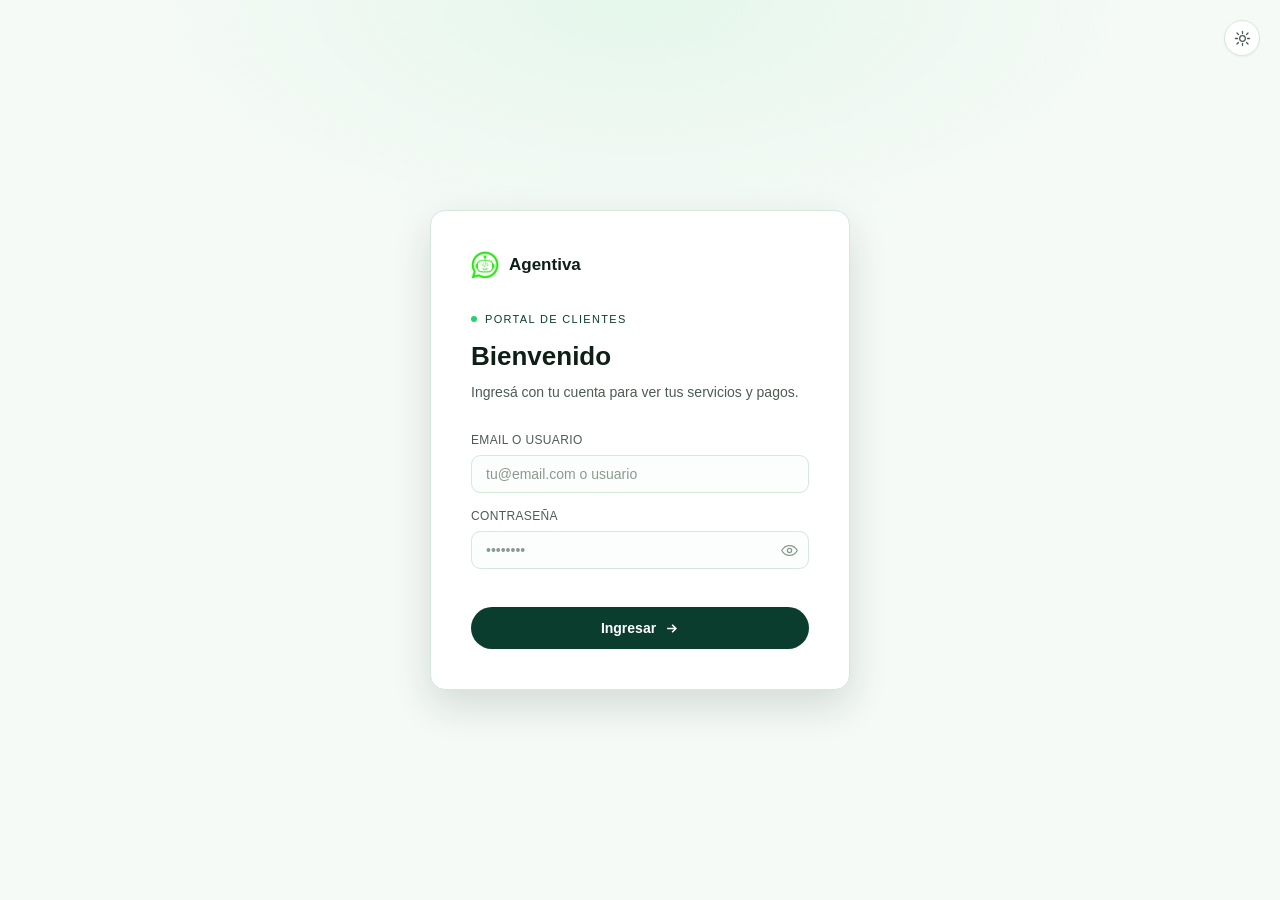
<file: portal/index.html>
<!DOCTYPE html>
<html lang="es-AR">
<head>
<meta charset="utf-8">
<meta name="viewport" content="width=device-width, initial-scale=1">
<title>Portal — Agentiva</title>
<link rel="icon" type="image/png" href="/assets/favicon-256.png?v=3">
<link rel="preconnect" href="https://api.fontshare.com">
<link href="https://api.fontshare.com/v2/css?f[]=general-sans@500,600,700&f[]=satoshi@400,500,700&display=swap" rel="stylesheet">
<style>
  :root {
    /* Fluid type scale */
    --text-xs: clamp(0.75rem, 0.7rem + 0.25vw, 0.875rem);
    --text-sm: clamp(0.875rem, 0.8rem + 0.35vw, 1rem);
    --text-base: clamp(1rem, 0.95rem + 0.25vw, 1.125rem);
    --text-lg: clamp(1.125rem, 1rem + 0.75vw, 1.5rem);
    --text-xl: clamp(1.5rem, 1.2rem + 1.25vw, 2.25rem);
    --text-2xl: clamp(2rem, 1.2rem + 2.5vw, 3.25rem);

    /* 4px spacing system */
    --space-1: 0.25rem;
    --space-2: 0.5rem;
    --space-3: 0.75rem;
    --space-4: 1rem;
    --space-5: 1.25rem;
    --space-6: 1.5rem;
    --space-8: 2rem;
    --space-10: 2.5rem;
    --space-12: 3rem;
    --space-16: 4rem;

    --radius-sm: 0.375rem;
    --radius-md: 0.625rem;
    --radius-lg: 1rem;
    --radius-full: 9999px;

    --transition-interactive: 180ms cubic-bezier(0.16, 1, 0.3, 1);

    --font-display: 'General Sans', 'Satoshi', 'Helvetica Neue', sans-serif;
    --font-body: 'Satoshi', 'General Sans', 'Helvetica Neue', sans-serif;

    /* Fixed WhatsApp-style chrome (top nav) — same in light & dark theme */
    --color-chrome-bg: #0e2f22;
    --color-chrome-surface: rgba(255, 255, 255, 0.1);
    --color-chrome-surface-active: rgba(255, 255, 255, 0.16);
    --color-chrome-border: rgba(255, 255, 255, 0.14);
    --color-chrome-text: #f2fbf5;
    --color-chrome-text-muted: #a9d3bb;
  }

  /* ---------- LIGHT MODE (default) ---------- */
  :root, [data-theme='light'] {
    --color-bg: #f6faf7;
    --color-surface: #ffffff;
    --color-surface-2: #fbfefc;
    --color-surface-offset: #eaf5ee;
    --color-divider: #dcefe1;
    --color-border: #d3e9da;

    --color-text: #0d1f16;
    --color-text-muted: #4c5c53;
    --color-text-faint: #8a9a90;

    --color-primary: #0b3d2e;
    --color-primary-hover: #0f4a38;
    --color-primary-active: #145a44;
    --color-primary-highlight: #d7ece1;

    --color-accent: #25d366;
    --color-accent-hover: #1fbd59;
    --color-accent-active: #17a34c;
    --color-accent-highlight: #e2f9e7;

    --color-warning: #b5650a;
    --color-warning-highlight: #f3e2cc;
    --color-error: #c22e3a;
    --color-error-highlight: #f4d7da;
    --color-success: #1f8a4c;
    --color-success-highlight: #d3ecdd;

    --shadow-sm: 0 1px 2px oklch(0.2 0.06 150 / 0.06);
    --shadow-md: 0 4px 14px oklch(0.2 0.06 150 / 0.08);
    --shadow-lg: 0 16px 40px oklch(0.2 0.06 150 / 0.14);
  }

  /* ---------- DARK MODE ---------- */
  [data-theme='dark'] {
    --color-bg: #05100b;
    --color-surface: #0c1712;
    --color-surface-2: #0f1c15;
    --color-surface-offset: #13251c;
    --color-divider: #1c3327;
    --color-border: #24402e40;

    --color-text: #eaf6ee;
    --color-text-muted: #9fb3a7;
    --color-text-faint: #5f7568;

    --color-primary: #1fae82;
    --color-primary-hover: #23c793;
    --color-primary-active: #2ee0a8;
    --color-primary-highlight: #123324;

    --color-accent: #2be374;
    --color-accent-hover: #4eea8d;
    --color-accent-active: #6ff2a3;
    --color-accent-highlight: #123322;

    --color-warning: #e2a355;
    --color-warning-highlight: #3a2f1c;
    --color-error: #ea6f79;
    --color-error-highlight: #3a2026;
    --color-success: #58c586;
    --color-success-highlight: #1c3527;

    --shadow-sm: 0 1px 2px oklch(0 0 0 / 0.35);
    --shadow-md: 0 6px 20px oklch(0 0 0 / 0.45);
    --shadow-lg: 0 20px 50px oklch(0 0 0 / 0.55);
  }

  @media (prefers-color-scheme: dark) {
    :root:not([data-theme]) {
      --color-bg: #05100b;
      --color-surface: #0c1712;
      --color-surface-2: #0f1c15;
      --color-surface-offset: #13251c;
      --color-divider: #1c3327;
      --color-border: #24402e40;
      --color-text: #eaf6ee;
      --color-text-muted: #9fb3a7;
      --color-text-faint: #5f7568;
      --color-primary: #1fae82;
      --color-primary-hover: #23c793;
      --color-primary-active: #2ee0a8;
      --color-primary-highlight: #123324;
      --color-accent: #2be374;
      --color-accent-hover: #4eea8d;
      --color-accent-active: #6ff2a3;
      --color-accent-highlight: #123322;
      --color-warning: #e2a355;
      --color-warning-highlight: #3a2f1c;
      --color-error: #ea6f79;
      --color-error-highlight: #3a2026;
      --color-success: #58c586;
      --color-success-highlight: #1c3527;
      --shadow-sm: 0 1px 2px oklch(0 0 0 / 0.35);
      --shadow-md: 0 6px 20px oklch(0 0 0 / 0.45);
      --shadow-lg: 0 20px 50px oklch(0 0 0 / 0.55);
    }
  }

  *, *::before, *::after { box-sizing: border-box; margin: 0; padding: 0; }
  [hidden] { display: none !important; }

  html {
    overflow-y: scroll;
  }
  html, body {
    background: var(--color-bg);
    color: var(--color-text);
    font-family: var(--font-body);
    font-size: 15px;
    line-height: 1.5;
    min-height: 100vh;
    -webkit-font-smoothing: antialiased;
    transition: background var(--transition-interactive), color var(--transition-interactive);
  }

  /* ── LOADING ── */
  #loading {
    position: fixed; inset: 0;
    display: flex; align-items: center; justify-content: center;
    background: var(--color-bg); z-index: 100;
  }
  .spinner {
    width: 32px; height: 32px;
    border: 2px solid var(--color-divider);
    border-top-color: var(--color-primary);
    border-radius: 50%;
    animation: spin 0.75s linear infinite;
  }
  @keyframes spin { to { transform: rotate(360deg); } }

  /* ── THEME TOGGLE ── */
  .theme-toggle {
    display: inline-flex; align-items: center; justify-content: center;
    width: 36px; height: 36px;
    border-radius: var(--radius-full);
    color: var(--color-text-muted);
    background: transparent; border: none; cursor: pointer;
  }
  .theme-toggle:hover { background: var(--color-surface-offset); color: var(--color-text); }
  .theme-toggle svg { width: 17px; height: 17px; }
  .theme-toggle .icon-moon { display: none; }
  [data-theme='dark'] .theme-toggle .icon-sun { display: none; }
  [data-theme='dark'] .theme-toggle .icon-moon { display: block; }
  .theme-toggle-fixed {
    position: fixed; top: 20px; right: 20px; z-index: 60;
    background: var(--color-surface); border: 1px solid var(--color-border);
    box-shadow: var(--shadow-sm);
  }
  /* nav's theme toggle sits in chrome context, so it uses chrome text vars automatically */

  /* ── LOGIN ── */
  #login-view {
    min-height: 100vh;
    display: flex; align-items: center; justify-content: center;
    padding: 24px;
    background:
      radial-gradient(ellipse 60% 40% at 50% 0%, oklch(from var(--color-accent) l c h / 0.08) 0%, transparent 70%),
      var(--color-bg);
  }
  .login-card {
    width: 100%; max-width: 420px;
    background: var(--color-surface);
    border: 1px solid var(--color-border);
    border-radius: var(--radius-lg);
    box-shadow: var(--shadow-lg);
    padding: 40px;
  }
  .brand-block {
    display: flex; align-items: center; gap: 10px;
    text-decoration: none;
  }
  .login-card > .brand-block { margin-bottom: 32px; }
  .brand-mark { width: 28px; height: 28px; flex-shrink: 0; }
  .brand-name {
    font-family: var(--font-display);
    font-size: 17px; font-weight: 700;
    color: var(--color-text);
  }
  .login-eyebrow {
    font-family: var(--font-display);
    font-size: 11px; font-weight: 500;
    letter-spacing: 0.12em; text-transform: uppercase;
    color: var(--color-primary);
    display: flex; align-items: center; gap: 8px;
    margin-bottom: 10px;
  }
  .login-eyebrow::before {
    content: ''; width: 6px; height: 6px;
    background: var(--color-accent); border-radius: 50%;
  }
  .login-title {
    font-family: var(--font-display);
    font-size: 26px; font-weight: 700;
    color: var(--color-text); margin-bottom: 6px;
  }
  .login-sub { font-size: 14px; color: var(--color-text-muted); margin-bottom: 28px; }

  .field { display: flex; flex-direction: column; gap: 6px; margin-bottom: 14px; }
  .field label { font-size: 12px; font-weight: 500; letter-spacing: 0.03em; text-transform: uppercase; color: var(--color-text-muted); }
  .field input {
    background: var(--color-surface-2);
    border: 1px solid var(--color-border);
    border-radius: var(--radius-md);
    padding: 10px 14px;
    font-size: 14px; color: var(--color-text);
    font-family: var(--font-body);
    outline: none;
    transition: border-color var(--transition-interactive);
  }
  .field input::placeholder { color: var(--color-text-faint); }
  .field input:focus { border-color: var(--color-primary); }

  .field-pass-wrap { position: relative; }
  .field-pass-wrap input { width: 100%; padding-right: 42px; }
  .pass-toggle {
    position: absolute; top: 50%; right: 4px; transform: translateY(-50%);
    display: inline-flex; align-items: center; justify-content: center;
    width: 32px; height: 32px; border-radius: var(--radius-full);
    background: transparent; border: none; cursor: pointer;
    color: var(--color-text-faint);
  }
  .pass-toggle:hover { background: var(--color-surface-offset); color: var(--color-text-muted); }
  .pass-toggle svg { width: 17px; height: 17px; }
  .pass-toggle .icon-eye-off { display: none; }
  .pass-toggle.is-visible .icon-eye { display: none; }
  .pass-toggle.is-visible .icon-eye-off { display: block; }

  .form-error { font-size: 13px; color: var(--color-error); min-height: 16px; margin-bottom: 4px; }

  .btn {
    display: inline-flex; align-items: center; justify-content: center;
    gap: 8px; padding: 11px 20px;
    border-radius: var(--radius-full);
    font-family: var(--font-display);
    font-size: 14px; font-weight: 600;
    cursor: pointer; border: 1px solid transparent;
    transition: background var(--transition-interactive), opacity var(--transition-interactive), transform 0.1s;
    text-decoration: none;
    min-height: 42px;
  }
  .btn:active { transform: scale(0.98); }
  .btn-primary {
    background: var(--color-primary); color: #fff;
    width: 100%; margin-top: 4px;
    box-shadow: var(--shadow-sm);
  }
  .btn-primary:hover { background: var(--color-primary-hover); }
  .btn-primary:disabled { opacity: 0.45; cursor: not-allowed; transform: none; }

  /* ── TOP NAV (always chrome-branded, independent of light/dark theme) ── */
  .portal-nav {
    --color-bg: var(--color-chrome-bg);
    --color-surface: var(--color-chrome-surface);
    --color-surface-offset: var(--color-chrome-surface);
    --color-text: var(--color-chrome-text);
    --color-text-muted: var(--color-chrome-text-muted);
    --color-border: var(--color-chrome-border);
    position: sticky; top: 0; z-index: 50;
    background: var(--color-chrome-bg);
    border-bottom: 1px solid var(--color-chrome-border);
  }
  .portal-nav-inner {
    max-width: 1200px; margin: 0 auto;
    padding: 14px 24px; height: 68px;
    box-sizing: border-box;
    display: flex; align-items: center; justify-content: space-between;
  }
  .nav-right { display: flex; align-items: center; gap: 12px; }
  .nav-user  { display: flex; align-items: center; gap: 12px; }
  .nav-badge {
    font-size: 11px; font-weight: 500;
    background: var(--color-chrome-surface-active); color: var(--color-chrome-text);
    border-radius: var(--radius-full); padding: 3px 10px;
  }
  .nav-name { font-size: 14px; color: var(--color-chrome-text-muted); }
  .btn-logout {
    background: transparent;
    border: 1px solid var(--color-chrome-border);
    color: var(--color-chrome-text-muted); padding: 6px 14px;
    border-radius: var(--radius-full);
    font-size: 13px; cursor: pointer;
    transition: border-color var(--transition-interactive), color var(--transition-interactive);
    font-family: var(--font-body);
  }
  .btn-logout:hover { border-color: var(--color-chrome-text); color: var(--color-chrome-text); }

  /* ── MAIN ── */
  .portal-main {
    max-width: 1200px; margin: 0 auto;
    padding: 40px 24px 80px;
  }

  /* ── PAGE HEADER ── */
  .page-header { margin-bottom: 36px; }
  .page-eyebrow {
    font-family: var(--font-display);
    font-size: 11px; font-weight: 500;
    letter-spacing: 0.12em; text-transform: uppercase;
    color: var(--color-primary);
    display: flex; align-items: center; gap: 8px;
    margin-bottom: 8px;
  }
  .page-eyebrow::before {
    content: ''; width: 5px; height: 5px;
    background: var(--color-accent); border-radius: 50%;
  }
  .page-title {
    font-family: var(--font-display);
    font-size: 30px; font-weight: 700;
    color: var(--color-text); margin-bottom: 6px;
  }
  .page-sub { font-size: 14px; color: var(--color-text-muted); }

  /* ── STATS ROW (seamless divider grid) ── */
  .stats-row {
    display: grid;
    grid-template-columns: repeat(auto-fit, minmax(190px, 1fr));
    gap: 1px;
    background: var(--color-divider);
    border: 1px solid var(--color-divider);
    border-radius: var(--radius-lg);
    overflow: hidden;
    margin-bottom: 36px;
  }
  .stat-card {
    background: var(--color-surface-2);
    padding: 20px 22px;
  }
  .stat-label {
    font-size: 11px; font-weight: 500;
    text-transform: uppercase; letter-spacing: 0.08em;
    color: var(--color-text-muted); margin-bottom: 8px;
  }
  .stat-value {
    font-family: var(--font-display);
    font-size: 30px; font-weight: 700;
    color: var(--color-primary); line-height: 1;
  }
  [data-theme='dark'] .stat-value.teal { color: var(--color-accent); }
  .stat-value.teal { color: var(--color-primary); }
  .stat-value.red { color: var(--color-error); }
  .stat-sub { font-size: 12px; color: var(--color-text-muted); margin-top: 4px; }

  /* ── SECTION ── */
  .section { margin-bottom: 40px; }
  .section-header {
    display: flex; align-items: center; justify-content: space-between;
    margin-bottom: 16px;
  }
  .section-title {
    font-family: var(--font-display);
    font-size: 15px; font-weight: 700;
    color: var(--color-text);
  }

  /* ── NEXT PAYMENT BANNER ── */
  .payment-banner {
    background: var(--color-surface-2);
    border: 1px solid var(--color-border);
    border-left: 3px solid var(--color-accent);
    border-radius: var(--radius-lg);
    box-shadow: var(--shadow-sm);
    padding: 18px 22px;
    display: flex; align-items: center; justify-content: space-between;
    gap: 16px; flex-wrap: wrap;
    margin-bottom: 36px;
  }
  .payment-banner.overdue {
    border-left-color: var(--color-error);
  }
  .banner-left { display: flex; align-items: center; gap: 14px; }
  .banner-icon {
    width: 38px; height: 38px;
    background: var(--color-accent-highlight);
    border-radius: var(--radius-md);
    display: flex; align-items: center; justify-content: center;
    font-size: 17px; flex-shrink: 0;
  }
  .payment-banner.overdue .banner-icon { background: var(--color-error-highlight); }
  .banner-label {
    font-size: 11px; font-weight: 500;
    text-transform: uppercase; letter-spacing: 0.08em;
    color: var(--color-primary); margin-bottom: 2px;
  }
  .payment-banner.overdue .banner-label { color: var(--color-error); }
  .banner-date {
    font-family: var(--font-display);
    font-size: 18px; font-weight: 700; color: var(--color-text);
  }
  .banner-date span { color: var(--color-text-muted) !important; }
  .banner-sub { font-size: 13px; color: var(--color-text-muted); margin-top: 2px; }
  .banner-amount {
    font-family: var(--font-display);
    font-size: 24px; font-weight: 700; color: var(--color-primary);
  }
  .payment-banner.overdue .banner-amount { color: var(--color-error); }
  /* multi-payment banner */
  .multi-banner { flex-direction: column; align-items: stretch; }
  .banner-multi-label { font-size: 11px; font-weight: 600; text-transform: uppercase; letter-spacing: 0.08em; color: var(--color-primary); margin-bottom: 8px; }
  .payment-banner.overdue .banner-multi-label { color: var(--color-error); }
  .banner-row { display: flex; align-items: center; justify-content: space-between; gap: 16px; flex-wrap: wrap; }
  .banner-row-sep { border-top: 1px solid var(--color-divider); margin: 10px 0; }
  .overdue-icon { background: var(--color-error-highlight) !important; }
  .overdue-lbl  { color: var(--color-error) !important; }
  .overdue-amt  { color: var(--color-error) !important; }
  .multi-banner .banner-row .banner-amount { font-size: 18px; }
  .banner-total { display: flex; align-items: center; justify-content: space-between; gap: 16px; flex-wrap: wrap;
    margin-top: 14px; padding-top: 14px; border-top: 2px solid var(--color-error); }
  .banner-total-label { font-size: 15px; font-weight: 700; color: var(--color-error); }
  .banner-total-sub { font-size: 13px; color: var(--color-text-muted); margin-top: 2px; }
  .banner-total .banner-amount { font-size: 28px; color: var(--color-error); }

  /* ── SERVICE CARDS ── */
  .services-grid {
    display: grid;
    grid-template-columns: repeat(auto-fill, minmax(480px, 1fr));
    gap: 14px;
  }
  .service-card {
    background: var(--color-surface-2);
    border: 1px solid var(--color-border);
    border-radius: var(--radius-lg);
    box-shadow: var(--shadow-sm);
    overflow: hidden;
    padding: 20px 22px;
    transition: box-shadow var(--transition-interactive);
  }
  .service-card:hover { box-shadow: var(--shadow-md); }
  .service-card-header {
    display: flex; align-items: flex-start; justify-content: space-between;
    gap: 8px; margin-bottom: 10px;
  }
  .service-name {
    font-family: var(--font-display);
    font-size: 15px; font-weight: 700; color: var(--color-text);
  }
  .badge {
    font-size: 11px; font-weight: 600;
    padding: 3px 10px; border-radius: var(--radius-full);
    text-transform: uppercase; letter-spacing: 0.06em;
    flex-shrink: 0;
  }
  .badge-activo   { background: var(--color-success-highlight); color: var(--color-success); }
  .badge-pausado  { background: var(--color-warning-highlight); color: var(--color-warning); }
  .badge-cancelado{ background: var(--color-error-highlight);   color: var(--color-error); }
  .badge-pagado   { background: var(--color-success-highlight); color: var(--color-success); }
  .badge-pendiente{ background: var(--color-warning-highlight); color: var(--color-warning); }
  .badge-vencido  { background: var(--color-error-highlight);   color: var(--color-error); }
  .badge-cubierto { background: var(--color-surface-offset);    color: var(--color-text-muted); }

  .service-viewer-link {
    display: inline-flex; align-items: center; gap: 6px;
    font-size: 12px; color: var(--color-primary); text-decoration: none;
    margin-top: 10px; padding: 6px 12px;
    border: 1px solid var(--color-border);
    border-radius: var(--radius-full); transition: background var(--transition-interactive);
    font-family: var(--font-display); font-weight: 600;
  }
  .service-viewer-link:hover { background: var(--color-surface-offset); }
  /* ── MARKETING SECTION ── */
  .mkt-section { margin-top: 20px; }
  .mkt-section-header { display: flex; align-items: center; gap: 7px; font-size: 11px; font-weight: 600; letter-spacing: 0.08em; text-transform: uppercase; color: var(--color-text-muted); margin-bottom: 10px; }
  .mkt-grid { display: grid; grid-template-columns: repeat(auto-fill, minmax(260px, 1fr)); gap: 12px; }
  .mkt-card { background: var(--color-surface-2); border: 1px solid var(--color-border); border-radius: var(--radius-md); padding: 14px 16px; }
  .mkt-doc-item { display: flex; align-items: center; gap: 10px; }
  .mkt-doc-icon { display: flex; align-items: center; justify-content: center; width: 30px; height: 30px; flex-shrink: 0; background: var(--color-accent-highlight); border: 1px solid var(--color-accent); border-radius: var(--radius-sm); color: var(--color-primary); }
  .mkt-doc-name { flex: 1; font-size: 13px; color: var(--color-text); font-weight: 500; }
  .mkt-doc-link { display: inline-flex; align-items: center; gap: 5px; font-size: 12px; color: var(--color-primary); text-decoration: none; white-space: nowrap; padding: 6px 12px; border: 1px solid var(--color-border); border-radius: var(--radius-full); font-weight: 600; transition: background var(--transition-interactive); }
  .mkt-doc-link:hover { background: var(--color-surface-offset); }

  .service-credentials { margin-top: 10px; padding: 10px 12px; background: var(--color-surface-offset); border-radius: var(--radius-md); border: 1px solid var(--color-border); }
  .cred-row { display: flex; justify-content: space-between; align-items: center; gap: 8px; font-size: 13px; padding: 3px 0; }
  .cred-label { color: var(--color-text-muted); flex-shrink: 0; }
  .cred-value { font-family: monospace; color: var(--color-text); font-size: 12px; text-align: right; word-break: break-all; }

  /* ── WEBSITE LIVE INDICATOR ── */
  .live-indicator {
    display: inline-flex; align-items: center; gap: 5px;
    font-size: 11px; font-weight: 500; color: var(--color-success);
    letter-spacing: 0.04em;
  }
  .live-indicator::before {
    content: ''; display: inline-block;
    width: 7px; height: 7px; border-radius: 50%;
    background: var(--color-success);
    box-shadow: 0 0 6px oklch(from var(--color-success) l c h / 0.7);
    animation: pulse-green 2s infinite;
  }
  @keyframes pulse-green {
    0%, 100% { opacity: 1; } 50% { opacity: 0.45; }
  }

  /* ── BOT ACTIVE STATE (brand green — the AI agent is live right now) ── */
  .service-card.is-bot-active {
    border-color: var(--color-accent);
    box-shadow: 0 0 0 1px oklch(from var(--color-accent) l c h / 0.15), 0 0 22px oklch(from var(--color-accent) l c h / 0.18);
  }
  .ai-icon-wrap {
    display: inline-flex; align-items: center; justify-content: center;
    width: 32px; height: 32px; flex-shrink: 0;
    background: var(--color-accent-highlight);
    border: 1px solid var(--color-accent);
    border-radius: var(--radius-sm); color: var(--color-accent);
    animation: glow-accent 1.3s ease-in-out infinite;
  }
  .mail-icon-wrap {
    display: inline-flex; align-items: center; justify-content: center;
    width: 32px; height: 32px; flex-shrink: 0;
    background: var(--color-warning-highlight);
    border: 1px solid var(--color-warning);
    border-radius: var(--radius-sm); color: var(--color-warning);
  }
  .web-icon-wrap {
    display: inline-flex; align-items: center; justify-content: center;
    width: 32px; height: 32px; flex-shrink: 0;
    background: var(--color-accent-highlight);
    border: 1px solid var(--color-accent);
    border-radius: var(--radius-sm); color: var(--color-primary);
  }
  @keyframes glow-accent {
    0%, 100% {
      box-shadow: 0 0 4px oklch(from var(--color-accent) l c h / 0.25), 0 0 0 0 oklch(from var(--color-accent) l c h / 0.35);
      border-color: var(--color-accent);
      transform: scale(1);
    }
    50% {
      box-shadow: 0 0 18px oklch(from var(--color-accent) l c h / 0.9), 0 0 6px 3px oklch(from var(--color-accent) l c h / 0.5);
      border-color: var(--color-accent-hover);
      transform: scale(1.08);
    }
  }

  .service-desc { font-size: 13px; color: var(--color-text-muted); margin-bottom: 16px; line-height: 1.5; }
  .service-meta { display: flex; flex-direction: column; gap: 5px; }
  .meta-row { display: flex; justify-content: space-between; font-size: 13px; }
  .meta-label { color: var(--color-text-muted); }
  .meta-value { color: var(--color-text); font-weight: 500; }
  .meta-value.teal { color: var(--color-primary); }

  /* ── TABLE ── */
  .table-wrap {
    background: var(--color-surface-2);
    border: 1px solid var(--color-border);
    border-radius: var(--radius-lg);
    overflow: hidden;
    overflow-x: auto;
  }
  table { width: 100%; border-collapse: collapse; min-width: 520px; }
  th {
    background: var(--color-surface-offset);
    text-align: left; padding: 10px 16px;
    font-size: 11px; font-weight: 600;
    text-transform: uppercase; letter-spacing: 0.08em;
    color: var(--color-text-muted);
    border-bottom: 1px solid var(--color-divider);
    white-space: nowrap;
  }
  td {
    padding: 12px 16px; font-size: 14px;
    color: var(--color-text);
    border-bottom: 1px solid var(--color-divider);
    white-space: nowrap;
  }
  tr:last-child td { border-bottom: none; }
  tbody[hidden] { display: none; }
  .pay-toggle {
    display: block; width: 100%; padding: 12px 16px;
    background: var(--color-surface-offset); border: none;
    border-top: 1px solid var(--color-divider);
    font: inherit; font-size: 13px; font-weight: 600;
    color: var(--color-text-muted); cursor: pointer; text-align: center;
  }
  .pay-toggle:hover { color: var(--color-text); }
  .pay-toggle[hidden] { display: none; }
  tbody tr:hover td { background: var(--color-surface-offset); }
  .td-primary { font-family: var(--font-display); font-weight: 600; color: var(--color-text); }
  .td-mono { font-family: var(--font-display); font-weight: 500; }
  .td-muted { color: var(--color-text-muted); }
  .empty-state td {
    text-align: center; padding: 40px 16px;
    color: var(--color-text-muted); font-size: 14px;
  }

  /* ── ADMIN ACTIONS ── */
  .btn-mark-paid {
    background: transparent;
    border: 1px solid var(--color-success-highlight);
    color: var(--color-success);
    padding: 5px 12px; border-radius: var(--radius-full);
    font-size: 12px; font-weight: 500;
    cursor: pointer; font-family: var(--font-body);
    transition: background var(--transition-interactive);
  }
  .btn-mark-paid:hover { background: var(--color-success-highlight); }
  .btn-mark-paid:disabled { opacity: 0.4; cursor: not-allowed; }

  /* ── EMPTY PLACEHOLDER ── */
  .empty-box {
    background: var(--color-surface-2);
    border: 1px solid var(--color-border);
    border-radius: var(--radius-lg);
    padding: 48px 24px;
    text-align: center;
    color: var(--color-text-muted); font-size: 14px;
  }

  /* ── BASE OVERFLOW GUARD ── */
  .service-name { word-break: break-word; overflow-wrap: break-word; }
  .service-card-header > div:first-child { min-width: 0; }

  /* ── RESPONSIVE ── */
  @media (max-width: 640px) {
    /* Layout */
    .portal-main { padding: 20px 14px 64px; }
    .login-card   { padding: 28px 20px; width: calc(100% - 32px); }

    /* Nav — two-row layout: logo+Salir on row 1, badge+name below */
    .portal-nav-inner {
      display: grid;
      grid-template-columns: 1fr auto;
      height: auto;
      padding: 10px 14px 8px;
      gap: 4px 10px;
    }
    /* Logo: row 1, col 1 */
    .portal-nav-inner > a { grid-row: 1; grid-column: 1; display: flex; align-items: center; }
    /* Dissolve nav-right so its children become direct grid items */
    .nav-right { display: contents; }
    /* ← Sitio web: hidden on mobile */
    .nav-back { display: none !important; }
    /* Salir: row 1, col 2 */
    .nav-right > button.btn-logout { grid-row: 1; grid-column: 2; align-self: center; padding: 5px 12px; font-size: 13px; }
    /* Badge + name: row 2, full width below logo */
    .nav-user { grid-row: 2; grid-column: 1 / 3; display: flex; align-items: center; gap: 8px; padding-bottom: 4px; }
    /* Full name — no truncation */
    .nav-name  { font-size: 13px; max-width: none; overflow: visible; white-space: nowrap; }

    /* Page header */
    .page-header { margin-bottom: 20px; }
    .page-title  { font-size: 22px; }

    /* Service grid: single column */
    .services-grid { grid-template-columns: 1fr; }

    /* Service card: allow header icon+name to wrap */
    .service-card-header {
      flex-wrap: wrap; gap: 8px;
      align-items: flex-start;
    }

    /* Credentials: stack label above value */
    .cred-row  { flex-direction: column; align-items: flex-start; gap: 2px; }
    .cred-value { text-align: left; word-break: break-all; }

    /* Payment banner */
    .payment-banner { padding: 14px 16px; margin-bottom: 24px; flex-direction: column; align-items: flex-start; }
    .payment-banner.multi-banner { align-items: stretch; }
    .banner-amount  { font-size: 20px; }
    .banner-date    { font-size: 15px; }
    .banner-icon    { width: 32px; height: 32px; font-size: 14px; }
    .banner-row     { gap: 8px; }

    /* Payment table: tighter cells, let it scroll horizontally */
    table  { min-width: 460px; }
    td, th { padding: 10px 10px; font-size: 13px; }

    /* Marketing */
    .mkt-grid { grid-template-columns: 1fr; }
    .mkt-doc-item { flex-wrap: wrap; gap: 8px; }
    .mkt-doc-name { flex-basis: 100%; }

    /* Section spacing */
    .section { margin-bottom: 28px; }
  }

  /* ── COSTS ── */
  .cost-cat {
    font-size: 11px; font-weight: 500;
    padding: 3px 10px; border-radius: var(--radius-full);
    background: var(--color-accent-highlight);
    color: var(--color-primary);
    white-space: nowrap;
  }
  .btn-danger, .btn-delete-cost {
    background: transparent;
    border: 1px solid var(--color-error-highlight);
    color: var(--color-error);
    padding: 4px 10px; border-radius: var(--radius-full);
    font-size: 11px; font-weight: 500;
    cursor: pointer; font-family: var(--font-body);
    transition: background var(--transition-interactive);
  }
  .btn-danger:hover, .btn-delete-cost:hover { background: var(--color-error-highlight); }
  .btn-danger:disabled, .btn-delete-cost:disabled { opacity: 0.4; cursor: not-allowed; }
  .btn-sm { padding: 4px 10px; font-size: 11px; min-height: 28px; }

  @media (max-width: 400px) {
    .portal-main { padding: 16px 12px 64px; }
    .login-card  { padding: 24px 16px; }
    .page-title  { font-size: 20px; }
    .stats-row   { grid-template-columns: 1fr; }
    .nav-name    { max-width: 80px; }
    .banner-amount { font-size: 18px; }
    table  { min-width: 400px; }
    td, th { padding: 9px 8px; font-size: 12px; }
  }

  /* ── MODAL ── */
  body.modal-open { overflow: hidden; }
  .portal-modal { position: fixed; inset: 0; z-index: 200; display: flex; align-items: center; justify-content: center; padding: 24px; }
  .portal-modal[hidden] { display: none; }
  .portal-modal-backdrop {
    position: absolute; inset: 0;
    background: rgba(3,9,6,0.72);
    backdrop-filter: blur(4px);
  }
  .modal {
    position: relative;
    background: var(--color-surface);
    border: 1px solid var(--color-border);
    border-radius: var(--radius-lg);
    box-shadow: var(--shadow-lg);
    padding: 32px;
    width: 100%; max-width: 640px;
    max-height: 90vh; overflow-y: auto;
  }
  .modal-header {
    display: flex; align-items: center; justify-content: space-between;
    margin-bottom: 24px;
  }
  .modal-title {
    font-family: var(--font-display);
    font-size: 20px; font-weight: 700; color: var(--color-text);
  }
  .btn-icon {
    background: transparent; border: none;
    color: var(--color-text-muted); cursor: pointer;
    font-size: 22px; line-height: 1; padding: 2px 6px;
    transition: color var(--transition-interactive); font-family: var(--font-body);
  }
  .btn-icon:hover { color: var(--color-text); }
  .modal-section { margin-bottom: 20px; }
  .modal-section-title {
    font-size: 11px; font-weight: 600;
    text-transform: uppercase; letter-spacing: 0.1em;
    color: var(--color-primary); margin-bottom: 14px;
    padding-bottom: 8px; border-bottom: 1px solid var(--color-divider);
  }
  .form-grid {
    display: grid; grid-template-columns: 1fr 1fr; gap: 12px;
  }
  .field-full { grid-column: 1 / -1; }
  .modal-actions {
    display: flex; gap: 10px; justify-content: flex-end;
    margin-top: 24px; padding-top: 20px;
    border-top: 1px solid var(--color-divider);
  }
  .btn-secondary {
    background: transparent;
    border: 1px solid var(--color-border);
    color: var(--color-text); padding: 9px 18px;
    border-radius: var(--radius-full);
    font-family: var(--font-display); font-size: 14px; font-weight: 600;
    cursor: pointer; transition: background var(--transition-interactive), border-color var(--transition-interactive);
  }
  .btn-secondary:hover { background: var(--color-surface-offset); border-color: var(--color-text-faint); }

  /* ── FORM CONTROLS (modal) ── */
  .field select,
  .field input[type="date"],
  .field input[type="number"] {
    background: var(--color-surface-2);
    border: 1px solid var(--color-border);
    border-radius: var(--radius-md);
    padding: 10px 14px;
    font-size: 14px; color: var(--color-text);
    font-family: var(--font-body);
    outline: none; width: 100%;
    transition: border-color var(--transition-interactive);
  }
  .field select:focus,
  .field input[type="date"]:focus,
  .field input[type="number"]:focus { border-color: var(--color-primary); }
  .field input[type="date"]::-webkit-calendar-picker-indicator { filter: invert(0.6); cursor: pointer; }
  [data-theme='dark'] .field input[type="date"]::-webkit-calendar-picker-indicator { filter: invert(0.9); }
  .field select option { background: var(--color-surface-2); color: var(--color-text); }

  /* ── TOAST ── */
  .toast {
    position: fixed; bottom: 24px; right: 24px; z-index: 300;
    background: var(--color-surface);
    border: 1px solid var(--color-border);
    border-left: 3px solid var(--color-accent);
    border-radius: var(--radius-md);
    padding: 12px 18px;
    font-size: 14px; color: var(--color-text);
    box-shadow: var(--shadow-lg);
    transition: opacity 0.3s, transform 0.3s;
  }
  .toast.toast-error { border-left-color: var(--color-error); }

  @media (max-width: 640px) {
    .form-grid { grid-template-columns: 1fr; }
    .modal { padding: 20px 16px; }
  }

  /* ══ ADMIN PANEL ═══════════════════════════════════════════════════════════
     Order follows the research: KPIs → what needs action → reference tabs. */
  .adm-head { display: flex; align-items: flex-end; justify-content: space-between; gap: 16px; margin-bottom: 28px; flex-wrap: wrap; }
  .adm-head .page-sub::first-letter { text-transform: uppercase; }
  .num { text-align: right !important; font-variant-numeric: tabular-nums; }

  /* KPI strip: 4 equal tiles on the shared seamless-divider grid */
  .adm-kpis {
    display: grid; grid-template-columns: repeat(4, minmax(0, 1fr));
    gap: 1px; background: var(--color-divider);
    border: 1px solid var(--color-divider); border-radius: var(--radius-lg);
    overflow: hidden;
  }
  .adm-kpi {
    background: var(--color-surface-2); padding: 20px 22px 18px;
    display: flex; flex-direction: column; gap: 6px; min-width: 0;
    text-align: left; border: none; font: inherit; color: inherit;
  }
  button.adm-kpi { cursor: pointer; transition: background var(--transition-interactive); }
  button.adm-kpi:hover { background: var(--color-surface-offset); }
  .adm-kpi-label {
    font-size: 11px; font-weight: 600; letter-spacing: 0.08em; text-transform: uppercase;
    color: var(--color-text-muted);
  }
  .adm-kpi-value {
    font-family: var(--font-display); font-size: 30px; font-weight: 700; line-height: 1.05;
    letter-spacing: -0.02em; color: var(--color-text); font-variant-numeric: tabular-nums;
    white-space: nowrap; overflow: hidden; text-overflow: ellipsis;
  }
  .adm-kpi-value small { font-size: 15px; font-weight: 600; color: var(--color-text-muted); letter-spacing: 0; }
  .adm-kpi-value.is-alert { color: var(--color-error); }
  .adm-kpi-value.is-good { color: var(--color-success); }
  .adm-kpi-sub { font-size: 12.5px; color: var(--color-text-muted); line-height: 1.4; }
  .adm-kpi-sub strong { color: var(--color-text); font-weight: 600; }
  .adm-kpi-sub.is-alert { color: var(--color-error); }
  .adm-bar { height: 6px; border-radius: var(--radius-full); background: var(--color-surface-offset); overflow: hidden; margin-top: 4px; }
  .adm-bar > span { display: block; height: 100%; border-radius: inherit; background: var(--color-accent); transition: width 600ms cubic-bezier(0.16, 1, 0.3, 1); }

  .adm-costline {
    display: flex; align-items: center; gap: 8px; flex-wrap: wrap;
    font-size: 13px; color: var(--color-text-muted);
    padding: 10px 4px 0; margin-bottom: 36px;
  }
  .adm-costline strong { color: var(--color-text); font-weight: 600; font-variant-numeric: tabular-nums; }
  .adm-costline .sep { color: var(--color-text-faint); }

  .adm-link {
    background: none; border: none; padding: 0; cursor: pointer;
    font: inherit; font-size: 13px; font-weight: 600; color: var(--color-primary);
    text-decoration: underline; text-decoration-color: color-mix(in srgb, var(--color-primary) 35%, transparent);
    text-underline-offset: 3px;
  }
  .adm-link:hover { text-decoration-color: currentColor; }
  [data-theme='dark'] .adm-link { color: var(--color-accent); }

  .adm-section { margin-bottom: 40px; }
  .adm-section-meta { font-size: 13px; color: var(--color-text-muted); }

  /* Requiere atención */
  .adm-attn { display: flex; flex-direction: column; gap: 10px; }
  .adm-attn-card {
    background: var(--color-surface-2); border: 1px solid var(--color-border);
    border-left: 3px solid var(--attn, var(--color-warning));
    border-radius: var(--radius-lg); overflow: hidden;
  }
  .adm-attn-card.is-overdue { --attn: var(--color-error); }
  .adm-attn-headrow {
    display: flex; align-items: center; gap: 14px; padding: 14px 18px;
    cursor: pointer; transition: background var(--transition-interactive);
  }
  .adm-attn-headrow:hover { background: var(--color-surface-offset); }
  .adm-avatar {
    width: 36px; height: 36px; border-radius: 50%; flex-shrink: 0;
    display: flex; align-items: center; justify-content: center;
    background: var(--color-primary-highlight); color: var(--color-primary);
    font-family: var(--font-display); font-weight: 700; font-size: 13px;
  }
  .adm-attn-who { flex: 1; min-width: 0; }
  .adm-attn-name { font-family: var(--font-display); font-weight: 600; font-size: 15px; color: var(--color-text); }
  .adm-attn-meta { font-size: 12.5px; color: var(--color-text-muted); margin-top: 1px; }
  .adm-attn-card.is-overdue .adm-attn-meta { color: var(--color-error); }
  .adm-attn-total { font-family: var(--font-display); font-weight: 700; font-size: 19px; color: var(--attn); font-variant-numeric: tabular-nums; white-space: nowrap; }
  .adm-attn-rows { border-top: 1px solid var(--color-divider); }
  .adm-line {
    display: grid; grid-template-columns: minmax(130px, 1.2fr) minmax(0, 2fr) auto auto;
    align-items: center; gap: 14px; padding: 9px 18px 9px 68px;
    font-size: 13.5px; border-bottom: 1px solid var(--color-divider);
  }
  .adm-line:last-child { border-bottom: none; }
  .adm-line-date { color: var(--color-text); font-weight: 500; }
  .adm-line-date small { display: block; font-size: 11.5px; color: var(--color-text-muted); font-weight: 400; }
  .adm-line-date.is-late small { color: var(--color-error); }
  .adm-line-svc { color: var(--color-text-muted); overflow: hidden; text-overflow: ellipsis; white-space: nowrap; }
  .adm-line-amt { font-family: var(--font-display); font-weight: 600; font-variant-numeric: tabular-nums; text-align: right; }
  .adm-allclear {
    display: flex; align-items: center; gap: 12px;
    background: var(--color-surface-2); border: 1px dashed var(--color-border);
    border-radius: var(--radius-lg); padding: 18px 20px;
    font-size: 14px; color: var(--color-text-muted);
  }
  .adm-allclear-icon {
    width: 32px; height: 32px; border-radius: 50%; flex-shrink: 0;
    display: flex; align-items: center; justify-content: center;
    background: var(--color-success-highlight); color: var(--color-success); font-weight: 700;
  }

  /* Tabs (sub-tabs) */
  .adm-tabs { display: flex; gap: 4px; border-bottom: 1px solid var(--color-divider); margin-bottom: 16px; }
  .adm-tab {
    position: relative; background: none; border: none; cursor: pointer;
    font-family: var(--font-display); font-size: 14.5px; font-weight: 600;
    color: var(--color-text-muted); padding: 10px 14px 12px;
    display: inline-flex; align-items: center; gap: 7px;
    transition: color var(--transition-interactive);
  }
  .adm-tab:hover { color: var(--color-text); }
  .adm-tab[aria-selected='true'] { color: var(--color-text); }
  .adm-tab[aria-selected='true']::after {
    content: ''; position: absolute; left: 10px; right: 10px; bottom: -1px; height: 2px;
    border-radius: 2px; background: var(--color-accent);
  }
  .adm-tab-count {
    font-family: var(--font-body); font-size: 11.5px; font-weight: 600;
    padding: 1px 7px; border-radius: var(--radius-full);
    background: var(--color-surface-offset); color: var(--color-text-muted);
  }
  .adm-tab-count:empty { display: none; }

  .adm-toolbar { display: flex; align-items: center; justify-content: space-between; gap: 12px; margin-bottom: 12px; flex-wrap: wrap; }
  .adm-chips { display: flex; gap: 6px; flex-wrap: wrap; }
  .adm-chip {
    background: var(--color-surface-2); border: 1px solid var(--color-border); cursor: pointer;
    font: inherit; font-size: 12.5px; font-weight: 600; color: var(--color-text-muted);
    padding: 5px 12px; border-radius: var(--radius-full);
    transition: background var(--transition-interactive), color var(--transition-interactive), border-color var(--transition-interactive);
  }
  .adm-chip:hover { color: var(--color-text); border-color: var(--color-text-faint); }
  .adm-chip[aria-pressed='true'] { background: var(--color-primary); border-color: var(--color-primary); color: #fff; }
  [data-theme='dark'] .adm-chip[aria-pressed='true'] { color: #05100b; }

  /* Tables */
  .adm-table td { vertical-align: middle; }
  .adm-table tbody tr.is-clickable { cursor: pointer; }
  .adm-table tbody tr.is-clickable:focus-visible td { background: var(--color-surface-offset); outline: none; }
  .adm-cell-name { font-family: var(--font-display); font-weight: 600; color: var(--color-text); }
  .adm-cell-sub { display: block; font-size: 12px; color: var(--color-text-muted); font-weight: 400; font-family: var(--font-body); }
  .adm-money { font-family: var(--font-display); font-weight: 600; font-variant-numeric: tabular-nums; }
  .adm-money small { display: block; font-family: var(--font-body); font-size: 11.5px; font-weight: 400; color: var(--color-text-muted); }
  .adm-money.is-alert { color: var(--color-error); }
  .adm-dim { color: var(--color-text-faint); }
  .adm-late { color: var(--color-error); font-weight: 500; }
  .adm-footnote { font-size: 12px; color: var(--color-text-faint); margin-top: 10px; padding: 0 4px; }

  /* Status pill: dot + text (never color alone) */
  .adm-status {
    display: inline-flex; align-items: center; gap: 6px;
    font-size: 12px; font-weight: 600; padding: 3px 10px 3px 8px; border-radius: var(--radius-full);
    background: var(--st-bg); color: var(--st-fg); white-space: nowrap;
  }
  .adm-status::before { content: ''; width: 7px; height: 7px; border-radius: 50%; background: currentColor; }
  .st-vencido      { --st-bg: var(--color-error-highlight);   --st-fg: var(--color-error); }
  .st-por-vencer   { --st-bg: var(--color-warning-highlight); --st-fg: var(--color-warning); }
  .st-al-dia       { --st-bg: var(--color-success-highlight); --st-fg: var(--color-success); }
  .st-pendiente    { --st-bg: var(--color-surface-offset);    --st-fg: var(--color-text-muted); }
  .st-pagado       { --st-bg: var(--color-success-highlight); --st-fg: var(--color-success); }
  .st-sin-servicios{ --st-bg: var(--color-surface-offset);    --st-fg: var(--color-text-faint); }

  .adm-svc-chip {
    display: inline-block; font-size: 11.5px; font-weight: 500; padding: 2px 9px; margin: 2px 4px 2px 0;
    border-radius: var(--radius-full); background: var(--color-surface-offset); color: var(--color-text-muted);
    white-space: nowrap;
  }

  /* Drawer */
  .adm-drawer { position: fixed; inset: 0; z-index: 220; }
  .adm-drawer[hidden] { display: none; }
  .adm-drawer-backdrop { position: absolute; inset: 0; background: rgba(3, 9, 6, 0.45); animation: adm-fade 180ms ease-out; }
  .adm-drawer-panel {
    position: absolute; top: 0; right: 0; bottom: 0; width: min(480px, 100%);
    background: var(--color-surface); border-left: 1px solid var(--color-border);
    box-shadow: var(--shadow-lg); display: flex; flex-direction: column; outline: none;
    animation: adm-slide 260ms cubic-bezier(0.16, 1, 0.3, 1);
  }
  @keyframes adm-fade { from { opacity: 0; } }
  @keyframes adm-slide { from { transform: translateX(40px); opacity: 0; } }
  .adm-drawer-head {
    display: flex; align-items: flex-start; justify-content: space-between; gap: 12px;
    padding: 22px 24px 18px; border-bottom: 1px solid var(--color-divider);
  }
  .adm-drawer-title { font-family: var(--font-display); font-size: 21px; font-weight: 700; color: var(--color-text); }
  .adm-drawer-sub { font-size: 13px; color: var(--color-text-muted); margin-top: 3px; display: flex; align-items: center; gap: 8px; flex-wrap: wrap; }
  .adm-drawer-body { flex: 1; overflow-y: auto; padding: 20px 24px 32px; }
  .adm-dsum {
    display: grid; grid-template-columns: repeat(3, 1fr); gap: 1px; background: var(--color-divider);
    border: 1px solid var(--color-divider); border-radius: var(--radius-md); overflow: hidden; margin-bottom: 24px;
  }
  .adm-dsum > div { background: var(--color-surface-2); padding: 12px 14px; min-width: 0; }
  .adm-dsum-label { font-size: 10.5px; font-weight: 600; letter-spacing: 0.08em; text-transform: uppercase; color: var(--color-text-muted); }
  .adm-dsum-value { font-family: var(--font-display); font-weight: 700; font-size: 17px; margin-top: 4px; font-variant-numeric: tabular-nums; color: var(--color-text); }
  .adm-dsum-value.is-alert { color: var(--color-error); }
  .adm-dsec-title { font-size: 11px; font-weight: 600; letter-spacing: 0.1em; text-transform: uppercase; color: var(--color-primary); margin: 0 0 10px; }
  [data-theme='dark'] .adm-dsec-title { color: var(--color-accent); }
  .adm-dlist { border: 1px solid var(--color-divider); border-radius: var(--radius-md); overflow: hidden; margin-bottom: 24px; }
  .adm-ditem { display: flex; align-items: center; gap: 12px; padding: 11px 14px; border-bottom: 1px solid var(--color-divider); font-size: 13.5px; }
  .adm-ditem:last-child { border-bottom: none; }
  .adm-ditem-main { flex: 1; min-width: 0; }
  .adm-ditem-title { color: var(--color-text); font-weight: 500; overflow: hidden; text-overflow: ellipsis; white-space: nowrap; }
  .adm-ditem-sub { font-size: 12px; color: var(--color-text-muted); margin-top: 1px; }
  .adm-ditem-sub.is-late { color: var(--color-error); }
  .adm-ditem.is-inactive { opacity: 0.55; }
  .adm-dempty { padding: 16px 14px; font-size: 13px; color: var(--color-text-muted); }

  /* Undo snackbar */
  .adm-snack {
    position: fixed; left: 50%; bottom: 24px; transform: translateX(-50%); z-index: 320;
    display: flex; align-items: center; gap: 16px;
    background: var(--color-chrome-bg); color: var(--color-chrome-text);
    border-radius: var(--radius-md); padding: 12px 14px 12px 18px;
    box-shadow: var(--shadow-lg); font-size: 14px; max-width: calc(100% - 32px);
    animation: adm-snack-in 240ms cubic-bezier(0.16, 1, 0.3, 1);
  }
  .adm-snack[hidden] { display: none; }
  @keyframes adm-snack-in { from { transform: translate(-50%, 12px); opacity: 0; } }
  .adm-snack-btn {
    background: none; border: 1px solid var(--color-chrome-border); color: #7ff0a8; cursor: pointer;
    font: inherit; font-weight: 700; font-size: 13px; padding: 5px 12px; border-radius: var(--radius-full);
  }
  .adm-snack-btn:hover { background: var(--color-chrome-surface); }

  @media (prefers-reduced-motion: reduce) {
    .adm-drawer-backdrop, .adm-drawer-panel, .adm-snack { animation: none; }
    .adm-bar > span { transition: none; }
  }

  @media (max-width: 900px) {
    .adm-kpis { grid-template-columns: repeat(2, minmax(0, 1fr)); }
  }
  @media (max-width: 640px) {
    .adm-head { margin-bottom: 20px; }
    #adm-attn-meta { display: none; }
    .adm-kpi { padding: 14px 14px 12px; }
    .adm-kpi-value { font-size: 22px; }
    .adm-kpi-value small { font-size: 12px; }
    .adm-attn-headrow { padding: 12px 14px; gap: 10px; }
    .adm-attn-total { font-size: 16px; }
    .adm-line { grid-template-columns: 1fr auto; padding: 10px 14px; gap: 4px 10px; }
    .adm-line-svc { grid-column: 1; grid-row: 2; }
    .adm-line-amt { grid-column: 2; grid-row: 1; }
    .adm-line .btn-mark-paid { grid-column: 2; grid-row: 2; justify-self: end; }
    .adm-tab { padding: 10px 10px 12px; font-size: 14px; }
    .adm-dsum { grid-template-columns: 1fr 1fr; }
    .adm-drawer-head, .adm-drawer-body { padding-left: 16px; padding-right: 16px; }
  }

  /* ══ MI EQUIPO ══════════════════════════════════════════════════════════════
     Owner-facing team management. Card sits beside the bot card in
     .services-grid; member detail opens in the same drawer shell as admin. */
  .team-card { display: flex; flex-direction: column; }
  .team-icon-wrap {
    display: inline-flex; align-items: center; justify-content: center;
    width: 32px; height: 32px; flex-shrink: 0;
    background: var(--color-primary-highlight); border: 1px solid var(--color-border);
    border-radius: var(--radius-sm); color: var(--color-primary);
  }
  [data-theme='dark'] .team-icon-wrap { color: var(--color-accent); }
  .team-count {
    font-size: 11px; font-weight: 600; padding: 3px 10px; border-radius: var(--radius-full);
    background: var(--color-surface-offset); color: var(--color-text-muted); white-space: nowrap;
  }
  .team-list { display: flex; flex-direction: column; margin: 2px -10px 0; }
  .team-row {
    display: flex; align-items: center; gap: 12px; width: 100%;
    padding: 9px 10px; border: 0; border-radius: var(--radius-md);
    background: none; font: inherit; color: inherit; text-align: left; cursor: pointer;
    transition: background var(--transition-interactive);
  }
  .team-row:hover { background: var(--color-surface-offset); }
  .team-row:focus-visible { outline: 2px solid var(--color-accent); outline-offset: -2px; }
  .team-row.is-off { opacity: 0.55; }
  .team-who { flex: 1; min-width: 0; }
  .team-name { display: block; font-family: var(--font-display); font-weight: 600; font-size: 14.5px; color: var(--color-text); overflow: hidden; text-overflow: ellipsis; white-space: nowrap; }
  .team-user { display: block; font-size: 12px; color: var(--color-text-muted); }
  #team-add-modal { z-index: 240; }   /* above the drawers (220) — can be opened from the admin drawer */
  .team-state { font-size: 12px; color: var(--color-text-muted); white-space: nowrap; display: inline-flex; align-items: center; gap: 6px; }
  .team-state.is-online { color: var(--color-success); font-weight: 500; }
  .team-state.is-online::before {
    content: ''; width: 7px; height: 7px; border-radius: 50%; background: currentColor;
    box-shadow: 0 0 6px oklch(from var(--color-success) l c h / 0.7); animation: pulse-green 2s infinite;
  }
  .team-pill {
    font-size: 11px; font-weight: 600; padding: 2px 9px; border-radius: var(--radius-full); white-space: nowrap;
    background: var(--color-warning-highlight); color: var(--color-warning);
  }
  .team-pill.is-off { background: var(--color-surface-offset); color: var(--color-text-faint); }
  .team-foot { margin-top: auto; padding-top: 14px; }
  .btn-add-dashed {
    width: 100%; display: flex; align-items: center; justify-content: center; gap: 8px;
    padding: 10px; border: 1px dashed var(--color-border); border-radius: var(--radius-md);
    background: transparent; color: var(--color-primary); cursor: pointer;
    font-family: var(--font-display); font-weight: 600; font-size: 13.5px;
    transition: background var(--transition-interactive), border-color var(--transition-interactive);
  }
  .btn-add-dashed:hover { border-style: solid; border-color: var(--color-accent); background: var(--color-accent-highlight); }
  [data-theme='dark'] .btn-add-dashed { color: var(--color-accent); }
  .team-empty { text-align: center; padding: 14px 8px 4px; }
  .team-empty-title { font-family: var(--font-display); font-weight: 600; font-size: 14.5px; color: var(--color-text); margin-bottom: 4px; }
  .team-empty-sub { font-size: 13px; color: var(--color-text-muted); line-height: 1.5; max-width: 320px; margin: 0 auto; }
  .team-skel { height: 52px; border-radius: var(--radius-md); margin: 4px 0;
    background: linear-gradient(90deg, var(--color-surface-offset) 25%, var(--color-surface) 50%, var(--color-surface-offset) 75%);
    background-size: 200% 100%; animation: team-shimmer 1.2s linear infinite; }
  @keyframes team-shimmer { to { background-position: -200% 0; } }

  /* Avatar: initials on a deterministic tint (mixed with the surface → works in both themes) */
  .avatar {
    --av: #0f766e;
    position: relative; flex-shrink: 0; width: 34px; height: 34px; border-radius: 50%;
    display: flex; align-items: center; justify-content: center;
    background: color-mix(in oklch, var(--av) 16%, var(--color-surface));
    color: var(--av); font-family: var(--font-display); font-weight: 700; font-size: 12.5px; letter-spacing: 0.02em;
  }
  [data-theme='dark'] .avatar { color: color-mix(in oklch, var(--av) 55%, white); background: color-mix(in oklch, var(--av) 30%, var(--color-surface)); }
  .avatar.lg { width: 46px; height: 46px; font-size: 16px; }
  .avatar img { width: 100%; height: 100%; border-radius: 50%; object-fit: cover; }
  .avatar.is-online::after {
    content: ''; position: absolute; right: -1px; bottom: -1px; width: 11px; height: 11px; border-radius: 50%;
    background: var(--color-success); border: 2px solid var(--color-surface-2);
  }
  .av-0 { --av: #0f766e; } .av-1 { --av: #1f8a4c; } .av-2 { --av: #b5650a; }
  .av-3 { --av: #6d28d9; } .av-4 { --av: #be185d; } .av-5 { --av: #0369a1; }

  /* Member drawer */
  .team-dhead { display: flex; align-items: center; gap: 14px; min-width: 0; }
  .team-dtabs { padding: 0 24px; margin-bottom: 0; }
  .perm-group {
    border: 1px solid var(--color-divider); border-radius: var(--radius-lg);
    background: var(--color-surface-2); padding: 16px 16px 14px; margin-bottom: 12px;
  }
  .perm-head { display: flex; align-items: baseline; justify-content: space-between; gap: 12px; }
  .perm-title { font-family: var(--font-display); font-weight: 600; font-size: 14px; color: var(--color-text); }
  .perm-hint { font-size: 12.5px; color: var(--color-text-muted); margin: 3px 0 12px; line-height: 1.45; }
  .perm-bulk { font-size: 12px; }
  .chip-grid { display: flex; flex-wrap: wrap; gap: 8px; }
  .toggle-chip {
    position: relative; display: inline-flex; align-items: center; gap: 8px;
    padding: 7px 13px 7px 9px; border-radius: var(--radius-full);
    border: 1px solid var(--color-border); background: var(--color-surface);
    font-size: 13px; font-weight: 600; color: var(--color-text-muted); cursor: pointer; user-select: none;
    transition: background var(--transition-interactive), border-color var(--transition-interactive), color var(--transition-interactive);
  }
  .toggle-chip input { position: absolute; opacity: 0; pointer-events: none; }
  .tc-box {
    width: 17px; height: 17px; border-radius: 50%; flex-shrink: 0;
    border: 1.5px solid var(--color-text-faint); display: grid; place-items: center; color: #fff;
    transition: background var(--transition-interactive), border-color var(--transition-interactive);
  }
  .tc-box svg { width: 10px; height: 10px; opacity: 0; transform: scale(0.5); transition: opacity 160ms, transform 220ms cubic-bezier(0.34, 1.56, 0.64, 1); }
  .tc-dot { width: 7px; height: 7px; border-radius: 50%; background: var(--dot, var(--color-text-faint)); }
  .toggle-chip:hover { color: var(--color-text); border-color: var(--color-text-faint); }
  .toggle-chip:has(input:checked) { background: var(--color-accent-highlight); border-color: var(--color-accent); color: var(--color-primary); }
  [data-theme='dark'] .toggle-chip:has(input:checked) { color: var(--color-accent); }
  .toggle-chip:has(input:checked) .tc-box { background: var(--color-accent); border-color: var(--color-accent); }
  [data-theme='dark'] .toggle-chip:has(input:checked) .tc-box { color: #05100b; }
  .toggle-chip:has(input:checked) .tc-box svg { opacity: 1; transform: scale(1); }
  .toggle-chip:has(input:focus-visible) { outline: 2px solid var(--color-accent); outline-offset: 2px; }
  .switch-row { display: flex; align-items: center; justify-content: space-between; gap: 16px; cursor: pointer; }
  .switch {
    appearance: none; -webkit-appearance: none; flex-shrink: 0; position: relative; cursor: pointer;
    width: 40px; height: 23px; border-radius: var(--radius-full); background: var(--color-border);
    transition: background var(--transition-interactive);
  }
  .switch::before {
    content: ''; position: absolute; top: 3px; left: 3px; width: 17px; height: 17px; border-radius: 50%;
    background: #fff; box-shadow: 0 1px 3px rgba(0,0,0,0.25); transition: transform 220ms cubic-bezier(0.34, 1.56, 0.64, 1);
  }
  .switch:checked { background: var(--color-accent); }
  .switch:checked::before { transform: translateX(17px); }
  .switch:focus-visible { outline: 2px solid var(--color-accent); outline-offset: 2px; }
  .perm-summary {
    display: flex; gap: 10px; align-items: flex-start; padding: 12px 14px; border-radius: var(--radius-md);
    background: var(--color-surface-offset); font-size: 13px; line-height: 1.5; color: var(--color-text-muted); margin-bottom: 14px;
  }
  .perm-summary strong { color: var(--color-text); font-weight: 600; }
  .perm-summary svg { flex-shrink: 0; margin-top: 2px; color: var(--color-success); }
  .perm-summary.is-empty { background: var(--color-warning-highlight); color: var(--color-warning); }
  .perm-summary.is-empty svg { color: var(--color-warning); }
  .team-dfoot {
    display: flex; align-items: center; justify-content: space-between; gap: 12px;
    padding: 14px 24px; border-top: 1px solid var(--color-divider); background: var(--color-surface);
    animation: team-rise 240ms cubic-bezier(0.16, 1, 0.3, 1);
  }
  .team-dfoot[hidden] { display: none; }
  .team-dfoot-text { font-size: 13px; color: var(--color-text-muted); }
  .team-dfoot .btn { width: auto; margin: 0; padding: 9px 20px; }
  @keyframes team-rise { from { transform: translateY(100%); opacity: 0; } }

  /* Activity */
  .week-bars {
    display: grid; grid-template-columns: repeat(7, 1fr); gap: 8px; align-items: end;
    height: 132px; padding: 14px 14px 10px; margin-bottom: 24px;
    border: 1px solid var(--color-divider); border-radius: var(--radius-md); background: var(--color-surface-2);
  }
  .wb-col { display: flex; flex-direction: column; align-items: center; justify-content: flex-end; gap: 5px; height: 100%; min-width: 0; }
  .wb-val { font-size: 10.5px; color: var(--color-text-muted); font-variant-numeric: tabular-nums; white-space: nowrap; }
  .wb-bar {
    width: 100%; max-width: 30px; min-height: 3px; border-radius: 6px 6px 3px 3px;
    background: var(--color-accent); transform-origin: bottom; animation: wb-grow 600ms cubic-bezier(0.16, 1, 0.3, 1) both;
  }
  .wb-bar.is-zero { background: var(--color-divider); }
  .wb-day { font-size: 11px; font-weight: 600; color: var(--color-text-faint); text-transform: uppercase; letter-spacing: 0.04em; }
  .wb-col.is-today .wb-day { color: var(--color-text); }
  @keyframes wb-grow { from { transform: scaleY(0); } }
  .team-tag {
    font-size: 11px; font-weight: 600; padding: 2px 8px; border-radius: var(--radius-full); white-space: nowrap;
    background: var(--color-surface-offset); color: var(--color-text-muted);
  }
  .team-tag.is-live { background: var(--color-success-highlight); color: var(--color-success); }
  .team-danger { display: flex; flex-wrap: wrap; gap: 8px; padding-top: 18px; margin-top: 8px; border-top: 1px solid var(--color-divider); }
  .team-danger .btn-secondary { padding: 7px 14px; font-size: 13px; }
  .team-danger .btn-danger { padding: 7px 14px; font-size: 13px; font-family: var(--font-display); font-weight: 600; }
  .team-danger .btn-danger.is-confirm { background: var(--color-error); border-color: var(--color-error); color: #fff; }

  /* Add-member modal + credential card */
  .modal.modal-sm { max-width: 480px; }
  .label-row { display: flex; align-items: center; justify-content: space-between; }
  .label-row .adm-link { font-size: 12px; text-transform: none; letter-spacing: 0; }
  .field-hint { font-size: 12.5px; color: var(--color-text-faint); min-height: 18px; display: flex; align-items: center; gap: 6px; }
  .field-hint.is-ok { color: var(--color-success); }
  .field-hint.is-bad { color: var(--color-error); }
  .cred-card {
    border: 1px solid var(--color-accent); background: var(--color-accent-highlight);
    border-radius: var(--radius-md); padding: 6px 16px; margin: 4px 0 18px;
  }
  .cred-line { display: flex; align-items: center; justify-content: space-between; gap: 12px; padding: 10px 0; border-bottom: 1px solid color-mix(in srgb, var(--color-accent) 30%, transparent); }
  .cred-line:last-child { border-bottom: none; }
  .cred-k { font-size: 11px; font-weight: 600; letter-spacing: 0.08em; text-transform: uppercase; color: var(--color-text-muted); }
  .cred-v { font-family: ui-monospace, 'SF Mono', Menlo, Consolas, monospace; font-size: 14.5px; font-weight: 600; color: var(--color-text); word-break: break-all; text-align: right; }
  .success-mark {
    width: 44px; height: 44px; border-radius: 50%; margin-bottom: 14px;
    display: grid; place-items: center; background: var(--color-success-highlight); color: var(--color-success);
    animation: team-pop 420ms cubic-bezier(0.34, 1.56, 0.64, 1);
  }
  @keyframes team-pop { from { transform: scale(0.4); opacity: 0; } }
  .modal-lead { font-size: 14px; color: var(--color-text-muted); line-height: 1.5; margin: -12px 0 18px; }
  .stack-actions { display: grid; grid-template-columns: 1fr 1fr; gap: 10px; }
  .stack-actions .btn { width: 100%; margin: 0; padding: 10px 14px; }
  .stack-actions .btn-full { grid-column: 1 / -1; }
  .btn-wa { background: #25d366; color: #05100b; }
  .btn-wa:hover { background: #1fbd59; }
  .btn-outline { background: transparent; border: 1px solid var(--color-border); color: var(--color-text); }
  .btn-outline:hover { background: var(--color-surface-offset); }

  /* ── Horarios de atención ──
     The next two weeks as the bot sees them (one row on desktop, 2×7 below
     900px), plus the usual hours and the edit button. */
  .hrs { margin-bottom: 40px; }
  .hrs-head { display: flex; align-items: center; justify-content: space-between; gap: 16px; margin-bottom: 14px; flex-wrap: wrap; }
  .hrs-title { font-family: var(--font-display); font-size: 15px; font-weight: 700; color: var(--color-text); }
  .hours-pill {
    display: inline-flex; align-items: center; gap: 7px; font-size: 12px; font-weight: 600;
    padding: 5px 12px; border-radius: var(--radius-full); white-space: nowrap;
    background: var(--color-surface-offset); color: var(--color-text-muted);
  }
  .hours-pill::before { content: ''; width: 7px; height: 7px; border-radius: 50%; background: currentColor; }
  .hours-pill.is-open { background: var(--color-success-highlight); color: var(--color-success); }
  .hours-pill.is-open::before { box-shadow: 0 0 6px oklch(from var(--color-success) l c h / 0.7); animation: pulse-green 2s infinite; }

  .hrs-panel {
    padding: 22px 24px 20px;
    background: var(--color-surface-2); border: 1px solid var(--color-border);
    border-radius: var(--radius-lg); box-shadow: var(--shadow-sm);
  }

  .hrs-week { display: grid; grid-template-columns: repeat(14, minmax(0, 1fr)); gap: 7px; }
  .hd {
    position: relative; min-width: 0; text-align: center; padding: 10px 4px 11px;
    border-radius: var(--radius-md); border: 1px solid var(--color-divider); background: var(--color-surface);
    animation: hd-in 420ms cubic-bezier(0.16, 1, 0.3, 1) both;
  }
  @keyframes hd-in { from { opacity: 0; transform: translateY(6px); } }
  .hd-wd { font-size: 10.5px; font-weight: 700; letter-spacing: 0.08em; text-transform: uppercase; color: var(--color-text-faint); }
  .hd-n { font-family: var(--font-display); font-weight: 700; font-size: 20px; line-height: 1.15; color: var(--color-text); margin: 2px 0 4px; font-variant-numeric: tabular-nums; }
  .hd-h { font-size: 11.5px; line-height: 1.3; font-weight: 500; color: var(--color-text-muted); font-variant-numeric: tabular-nums; overflow-wrap: anywhere; }
  .hd.is-closed {
    background: repeating-linear-gradient(135deg, var(--color-surface-offset) 0 6px, transparent 6px 12px), var(--color-surface);
  }
  .hd.is-closed .hd-h { color: var(--color-text-faint); }
  .hd.is-special { border-color: var(--color-accent); background: var(--color-accent-highlight); }
  .hd.is-special .hd-h { color: var(--color-primary); font-weight: 700; }
  [data-theme='dark'] .hd.is-special .hd-h { color: var(--color-accent); }
  .hd-tag {
    position: absolute; top: -8px; left: 50%; transform: translateX(-50%);
    font-size: 9px; font-weight: 700; letter-spacing: 0.06em; text-transform: uppercase; white-space: nowrap;
    padding: 1px 6px; border-radius: var(--radius-full); background: var(--color-accent); color: #05261a;
  }
  .hd.is-today { background: var(--color-primary); border-color: var(--color-primary); }
  .hd.is-today .hd-wd, .hd.is-today .hd-h { color: color-mix(in srgb, #fff 78%, transparent); }
  .hd.is-today .hd-n { color: #fff; }
  [data-theme='dark'] .hd.is-today { background: var(--color-accent); border-color: var(--color-accent); }
  [data-theme='dark'] .hd.is-today .hd-wd, [data-theme='dark'] .hd.is-today .hd-h, [data-theme='dark'] .hd.is-today .hd-n { color: #05100b; }

  .hrs-habitual { font-size: 13px; color: var(--color-text-muted); margin: 16px 0 16px; line-height: 1.5; }
  .hrs-habitual strong { color: var(--color-text); font-weight: 600; }
  .hrs-actions { display: flex; align-items: center; gap: 14px; flex-wrap: wrap; }
  .hrs-actions .btn { width: auto; margin: 0; padding: 10px 20px; }
  .hrs-who { font-size: 12.5px; color: var(--color-text-faint); }

  @media (max-width: 900px) {
    .hrs-week { grid-template-columns: repeat(7, minmax(0, 1fr)); row-gap: 14px; }
  }
  @media (max-width: 640px) {
    .hrs-panel { padding: 18px 14px 16px; }
    .hrs-week { gap: 4px; row-gap: 10px; }
    .hd { padding: 8px 2px 9px; }
    .hd-n { font-size: 16px; }
    .hd-h { font-size: 10px; }
    .hd-tag { display: none; }
  }
  @media (prefers-reduced-motion: reduce) { .hd { animation: none; } }

  /* ── Inventario: placeholder until the bot's stock source is connected ── */
  .inv-empty { padding: 28px 16px; text-align: center; font-size: 13.5px; color: var(--color-text-faint); }

  /* ── Novedades ── */
  .news-list { background: var(--color-surface-2); border: 1px solid var(--color-border); border-radius: var(--radius-lg); overflow: hidden; }
  .news-item { display: flex; align-items: center; gap: 12px; padding: 12px 16px; border-bottom: 1px solid var(--color-divider); }
  .news-item:last-child { border-bottom: 0; }
  .news-icon {
    width: 32px; height: 32px; border-radius: 50%; flex-shrink: 0; display: grid; place-items: center;
    background: var(--color-primary-highlight); color: var(--color-primary);
  }
  [data-theme='dark'] .news-icon { color: var(--color-accent); }
  .news-text { flex: 1; min-width: 0; font-size: 14px; color: var(--color-text-muted); line-height: 1.45; }
  .news-text strong { color: var(--color-text); font-weight: 600; }
  .news-time { font-size: 12px; color: var(--color-text-faint); white-space: nowrap; }
  .news-empty { padding: 18px 16px; font-size: 13.5px; color: var(--color-text-muted); }
  .news-more { display: block; width: 100%; border: 0; border-top: 1px solid var(--color-divider); background: none; padding: 10px; cursor: pointer; font: inherit; font-size: 13px; font-weight: 600; color: var(--color-primary); }
  .news-more:hover { background: var(--color-surface-offset); }

  /* Admin drawer: team block */
  .adm-team-head { display: flex; align-items: center; justify-content: space-between; margin-bottom: 10px; }
  .adm-team-head .adm-dsec-title { margin: 0; }

  @media (max-width: 640px) {
    .team-state:not(.is-online) { display: none; }
    .team-dtabs { padding: 0 16px; }
    .team-dfoot { padding: 12px 16px; }
    .stack-actions { grid-template-columns: 1fr; }
  }
  @media (prefers-reduced-motion: reduce) {
    .wb-bar, .team-dfoot, .success-mark, .team-skel { animation: none; }
  }
</style>
</head>
<body>

<!-- Loading spinner -->
<div id="loading">
  <div class="spinner"></div>
</div>

<!-- ── LOGIN ── -->
<div id="login-view" hidden>
  <button type="button" class="theme-toggle theme-toggle-fixed" aria-label="Cambiar tema claro/oscuro">
    <svg class="icon-sun" viewBox="0 0 24 24" fill="none" stroke="currentColor" stroke-width="1.8" aria-hidden="true"><circle cx="12" cy="12" r="4"/><path d="M12 2v3M12 19v3M4.2 4.2l2.1 2.1M17.7 17.7l2.1 2.1M2 12h3M19 12h3M4.2 19.8l2.1-2.1M17.7 6.3l2.1-2.1" stroke-linecap="round"/></svg>
    <svg class="icon-moon" viewBox="0 0 24 24" fill="none" stroke="currentColor" stroke-width="1.8" aria-hidden="true"><path d="M20 14.5A8.5 8.5 0 1 1 9.5 4a7 7 0 0 0 10.5 10.5Z" stroke-linejoin="round"/></svg>
  </button>
  <div class="login-card">
    <div class="brand-block">
      <img src="/assets/images/logos/logo-mark-green.png" alt="" class="brand-mark">
      <span class="brand-name">Agentiva</span>
    </div>
    <div class="login-eyebrow">Portal de Clientes</div>
    <h1 class="login-title">Bienvenido</h1>
    <p class="login-sub">Ingresá con tu cuenta para ver tus servicios y pagos.</p>
    <form id="login-form">
      <div class="field">
        <label for="p-email">Email o usuario</label>
        <input type="text" id="p-email" placeholder="tu@email.com o usuario" required autocomplete="username" autocapitalize="none" spellcheck="false">
      </div>
      <div class="field">
        <label for="p-pass">Contraseña</label>
        <div class="field-pass-wrap">
          <input type="password" id="p-pass" placeholder="••••••••" required autocomplete="current-password">
          <button type="button" class="pass-toggle" data-pass-toggle="p-pass" aria-label="Mostrar contraseña">
            <svg class="icon-eye" viewBox="0 0 24 24" fill="none" stroke="currentColor" stroke-width="1.8" stroke-linecap="round" stroke-linejoin="round" aria-hidden="true"><path d="M1 12s4-7 11-7 11 7 11 7-4 7-11 7-11-7-11-7Z"/><circle cx="12" cy="12" r="3"/></svg>
            <svg class="icon-eye-off" viewBox="0 0 24 24" fill="none" stroke="currentColor" stroke-width="1.8" stroke-linecap="round" stroke-linejoin="round" aria-hidden="true"><path d="M17.94 17.94A10.94 10.94 0 0 1 12 19c-7 0-11-7-11-7a20.3 20.3 0 0 1 4.22-5.06M9.9 4.24A10.4 10.4 0 0 1 12 4c7 0 11 7 11 7a20.3 20.3 0 0 1-2.16 3.19M14.12 14.12a3 3 0 1 1-4.24-4.24"/><path d="M1 1l22 22"/></svg>
          </button>
        </div>
      </div>
      <p class="form-error" id="login-error"></p>
      <button type="submit" class="btn btn-primary" id="login-btn">
        Ingresar
        <svg width="15" height="15" viewBox="0 0 24 24" fill="none" stroke="currentColor" stroke-width="2.5"><path d="M5 12h14M13 6l6 6-6 6"/></svg>
      </button>
    </form>
  </div>
</div>

<!-- ── DASHBOARD ── -->
<div id="dashboard-view" hidden>

  <nav class="portal-nav">
    <div class="portal-nav-inner">
      <a href="https://agentiva.com.ar" class="brand-block">
        <img src="/assets/images/logos/logo-mark-white.png" alt="" class="brand-mark">
        <span class="brand-name">Agentiva</span>
      </a>
      <div class="nav-right">
        <a href="https://agentiva.com.ar" class="btn-logout nav-back" style="text-decoration:none">← Sitio web</a>
        <div class="nav-user">
          <span class="nav-badge" id="nav-role"></span>
          <span class="nav-name" id="nav-name"></span>
        </div>
        <button type="button" class="theme-toggle" aria-label="Cambiar tema claro/oscuro">
          <svg class="icon-sun" viewBox="0 0 24 24" fill="none" stroke="currentColor" stroke-width="1.8" aria-hidden="true"><circle cx="12" cy="12" r="4"/><path d="M12 2v3M12 19v3M4.2 4.2l2.1 2.1M17.7 17.7l2.1 2.1M2 12h3M19 12h3M4.2 19.8l2.1-2.1M17.7 6.3l2.1-2.1" stroke-linecap="round"/></svg>
          <svg class="icon-moon" viewBox="0 0 24 24" fill="none" stroke="currentColor" stroke-width="1.8" aria-hidden="true"><path d="M20 14.5A8.5 8.5 0 1 1 9.5 4a7 7 0 0 0 10.5 10.5Z" stroke-linejoin="round"/></svg>
        </button>
        <button class="btn-logout" onclick="doLogout()">Salir</button>
      </div>
    </div>
  </nav>

  <main class="portal-main">

    <!-- ── CLIENT DASHBOARD ── -->
    <div id="client-view" hidden>
      <div class="page-header">
        <div class="page-eyebrow">Mi Cuenta</div>
        <h1 class="page-title" id="client-greeting">Hola</h1>
        <p class="page-sub" id="client-empresa"></p>
      </div>

      <section class="hrs" id="hours-section" hidden aria-labelledby="hrs-title">
        <div class="hrs-head">
          <div class="hrs-title" id="hrs-title">Horarios de atención</div>
          <span id="hrs-pill"></span>
        </div>
        <div id="hours-panel"></div>
      </section>

      <section class="hrs" id="inventory-section" hidden aria-labelledby="inv-title">
        <div class="hrs-head">
          <div class="hrs-title" id="inv-title">Inventario</div>
        </div>
        <div class="hrs-panel inv-empty">Listo para conectar</div>
      </section>

      <div class="section">
        <div class="section-header">
          <div class="section-title">Mis Servicios</div>
        </div>
        <div id="services-container"></div>
      </div>

      <div class="section" id="news-section" hidden>
        <div class="section-header">
          <div class="section-title">Novedades</div>
        </div>
        <div id="news-container"></div>
      </div>

      <div id="next-payment-container"></div>

      <div class="section">
        <div class="section-header">
          <div class="section-title">Historial de Pagos</div>
        </div>
        <div class="table-wrap">
          <table>
            <thead>
              <tr>
                <th>Servicio</th>
                <th>Vencimiento</th>
                <th>Fecha de Pago</th>
                <th>Monto</th>
                <th>Estado</th>
                <th>Método</th>
              </tr>
            </thead>
            <tbody id="client-payments-body"></tbody>
            <tbody id="client-payments-more" hidden></tbody>
          </table>
          <button type="button" class="pay-toggle" id="client-payments-toggle" aria-expanded="false" hidden></button>
        </div>
      </div>
    </div>

    <!-- ── ADMIN DASHBOARD ── -->
    <div id="admin-view" hidden>
      <div class="adm-head">
        <div>
          <div class="page-eyebrow">Admin · Agentiva</div>
          <h1 class="page-title">Panel de Control</h1>
          <p class="page-sub" id="adm-today"></p>
        </div>
        <button class="btn btn-secondary" onclick="openAddClientModal()">+ Agregar cliente</button>
      </div>

      <div class="adm-kpis" id="adm-kpis"></div>
      <div class="adm-costline" id="adm-costline"></div>

      <section class="adm-section" aria-labelledby="adm-attn-title">
        <div class="section-header">
          <div class="section-title" id="adm-attn-title">Requiere atención</div>
          <span class="adm-section-meta" id="adm-attn-meta"></span>
        </div>
        <div id="adm-attn"></div>
      </section>

      <section class="adm-section">
        <div class="adm-tabs" role="tablist" aria-label="Secciones del panel">
          <button class="adm-tab" role="tab" data-adm-tab="clientes">Clientes <span class="adm-tab-count" id="adm-count-clientes"></span></button>
          <button class="adm-tab" role="tab" data-adm-tab="pagos">Pagos <span class="adm-tab-count" id="adm-count-pagos"></span></button>
          <button class="adm-tab" role="tab" data-adm-tab="costos">Costos <span class="adm-tab-count" id="adm-count-costos"></span></button>
        </div>

        <div class="adm-panel" data-adm-panel="clientes">
          <div class="table-wrap">
            <table class="adm-table">
              <thead>
                <tr>
                  <th>Cliente</th>
                  <th>Estado</th>
                  <th>Servicios</th>
                  <th class="num">Mensual</th>
                  <th>Próximo vencimiento</th>
                  <th class="num">Adeudado</th>
                </tr>
              </thead>
              <tbody id="adm-clients-body"></tbody>
            </table>
          </div>
          <p class="adm-footnote">Mensual = servicios activos; los anuales se dividen por 12 y los pagos únicos no cuentan. Hacé click en un cliente para ver el detalle.</p>
        </div>

        <div class="adm-panel" data-adm-panel="pagos" hidden>
          <div class="adm-toolbar">
            <div class="adm-chips" id="adm-pay-chips">
              <button class="adm-chip" data-adm-payfilter="todos">Todos</button>
              <button class="adm-chip" data-adm-payfilter="pendientes">Pendientes</button>
              <button class="adm-chip" data-adm-payfilter="pagados">Pagados</button>
            </div>
            <button class="adm-link" id="adm-pay-window" data-adm-action="toggle-window"></button>
          </div>
          <div class="table-wrap">
            <table class="adm-table">
              <thead>
                <tr>
                  <th>Vencimiento</th>
                  <th>Cliente</th>
                  <th>Servicio</th>
                  <th class="num">Monto</th>
                  <th>Estado</th>
                  <th>Pagado el</th>
                  <th></th>
                </tr>
              </thead>
              <tbody id="adm-payments-body"></tbody>
            </table>
          </div>
        </div>

        <div class="adm-panel" data-adm-panel="costos" hidden>
          <div class="adm-toolbar">
            <span class="adm-section-meta">Costos operativos en USD (API, hosting, etc.)</span>
            <button class="btn btn-secondary btn-sm" onclick="openAddCostModal()">+ Agregar costo</button>
          </div>
          <div class="table-wrap">
            <table class="adm-table">
              <thead>
                <tr>
                  <th>Cliente</th>
                  <th>Categoría</th>
                  <th>Descripción</th>
                  <th class="num">Monto (USD)</th>
                  <th>Fecha</th>
                  <th></th>
                </tr>
              </thead>
              <tbody id="costs-body"></tbody>
            </table>
          </div>
        </div>
      </section>
    </div>

  </main>
</div>

<!-- ── ADD CLIENT MODAL ── -->
<div id="add-client-modal" class="portal-modal" hidden>
  <div class="portal-modal-backdrop" data-close-modal="add-client-modal"></div>
  <div class="modal">
      <div class="modal-header">
        <div class="modal-title">Agregar cliente</div>
        <button class="btn-icon" data-close-modal="add-client-modal">&times;</button>
      </div>
      <form id="add-client-form" onsubmit="submitAddClient(event)">

        <div class="modal-section">
          <div class="modal-section-title">Datos del cliente</div>
          <div class="form-grid">
            <div class="field">
              <label>Nombre completo</label>
              <input type="text" id="ac-nombre" placeholder="Juan García" required>
            </div>
            <div class="field">
              <label>Empresa</label>
              <input type="text" id="ac-empresa" placeholder="Nombre de la empresa">
            </div>
            <div class="field">
              <label>Email</label>
              <input type="email" id="ac-email" placeholder="cliente@empresa.com" required>
            </div>
            <div class="field">
              <label>Contraseña inicial</label>
              <input type="text" id="ac-password" placeholder="Mínimo 6 caracteres" required minlength="6">
            </div>
            <div class="field">
              <label>Teléfono (opcional)</label>
              <input type="text" id="ac-phone" placeholder="+54 9 11 ...">
            </div>
          </div>
        </div>

        <div class="modal-section">
          <div class="modal-section-title">Servicio</div>
          <div class="form-grid">
            <div class="field">
              <label>Nombre del servicio</label>
              <input type="text" id="ac-svc-nombre" placeholder="Bot WhatsApp" required>
            </div>
            <div class="field field-full">
              <label>Descripción (opcional)</label>
              <input type="text" id="ac-svc-desc" placeholder="Breve descripción del servicio">
            </div>
            <div class="field">
              <label>Facturación</label>
              <select id="ac-svc-facturacion" onchange="syncBillingLabels()">
                <option value="mensual">Mensual</option>
                <option value="anual">Anual</option>
                <option value="unico">Pago único</option>
              </select>
            </div>
            <div class="field">
              <label id="ac-svc-precio-label">Precio mensual</label>
              <input type="number" id="ac-svc-precio" placeholder="100" min="0" step="0.01" required>
            </div>
            <div class="field">
              <label>Moneda</label>
              <select id="ac-svc-moneda">
                <option value="USD">USD (U$S)</option>
                <option value="ARS">ARS ($)</option>
                <option value="EUR">EUR (€)</option>
              </select>
            </div>
            <div class="field">
              <label>Fecha de inicio</label>
              <input type="date" id="ac-svc-inicio" required>
            </div>
            <div class="field">
              <label>RAM (opcional)</label>
              <select id="ac-svc-ram">
                <option value="">— Sin RAM (no es un bot)</option>
                <option value="512 MB">512 MB</option>
                <option value="2 GB">2 GB</option>
                <option value="4 GB">4 GB</option>
                <option value="8 GB">8 GB</option>
                <option value="16 GB">16 GB</option>
                <option value="32 GB">32 GB</option>
              </select>
            </div>
            <div class="field field-full">
              <label>URL de acceso (opcional)</label>
              <input type="url" id="ac-svc-viewer" placeholder="https://agentiva.com.ar/platform/ o URL del viewer">
            </div>
          </div>
        </div>

        <div class="modal-section">
          <div class="modal-section-title">Facturación</div>
          <div class="form-grid">
            <div class="field">
              <label>Fecha primer vencimiento</label>
              <input type="date" id="ac-pago-inicio" required>
            </div>
            <div class="field" id="ac-pago-meses-field">
              <label id="ac-pago-meses-label">Meses a generar</label>
              <input type="number" id="ac-pago-meses" value="3" min="1" max="24" required>
            </div>
          </div>
        </div>

        <p class="form-error" id="add-client-error"></p>

        <div class="modal-actions">
          <button type="button" class="btn-secondary" onclick="closeAddClientModal()">Cancelar</button>
          <button type="submit" class="btn btn-primary" id="add-client-btn" style="width:auto">
            Crear cliente
          </button>
        </div>
      </form>
    </div>
</div>

<!-- ── ADD COST MODAL ── -->
<div id="add-cost-modal" class="portal-modal" hidden>
  <div class="portal-modal-backdrop" data-close-modal="add-cost-modal"></div>
  <div class="modal">
      <div class="modal-header">
        <div class="modal-title">Agregar costo</div>
        <button class="btn-icon" data-close-modal="add-cost-modal">&times;</button>
      </div>
      <form id="add-cost-form" onsubmit="submitAddCost(event)">
        <div class="modal-section">
          <div class="form-grid">
            <div class="field">
              <label>Cliente</label>
              <select id="cost-client">
                <option value="">— Agentiva (general)</option>
              </select>
            </div>
            <div class="field">
              <label>Categoría</label>
              <select id="cost-cat" required>
                <option value="Claude API">Claude API</option>
                <option value="Render">Render</option>
                <option value="Vercel">Vercel</option>
                <option value="Supabase">Supabase</option>
                <option value="Otro">Otro</option>
              </select>
            </div>
            <div class="field field-full">
              <label>Descripción (opcional)</label>
              <input type="text" id="cost-desc" placeholder="Ej: Bot WhatsApp — mayo 2026">
            </div>
            <div class="field">
              <label>Monto (USD)</label>
              <input type="number" id="cost-amount" step="0.0001" min="0" required placeholder="0.00">
            </div>
            <div class="field">
              <label>Fecha</label>
              <input type="date" id="cost-date" required>
            </div>
          </div>
        </div>
        <p class="form-error" id="add-cost-error"></p>
        <div class="modal-actions">
          <button type="button" class="btn-secondary" onclick="closeAddCostModal()">Cancelar</button>
          <button type="submit" class="btn btn-primary" id="add-cost-btn" style="width:auto">Guardar</button>
        </div>
      </form>
    </div>
</div>

<!-- ── ADMIN: CLIENT DRAWER ── -->
<div id="adm-drawer" class="adm-drawer" hidden>
  <div class="adm-drawer-backdrop" data-adm-action="close-drawer"></div>
  <aside class="adm-drawer-panel" role="dialog" aria-modal="true" aria-labelledby="adm-drawer-title" tabindex="-1">
    <header class="adm-drawer-head">
      <div>
        <div class="adm-drawer-title" id="adm-drawer-title"></div>
        <div class="adm-drawer-sub" id="adm-drawer-sub"></div>
      </div>
      <button class="btn-icon" data-adm-action="close-drawer" aria-label="Cerrar">&times;</button>
    </header>
    <div class="adm-drawer-body" id="adm-drawer-body"></div>
  </aside>
</div>

<!-- ── MI EQUIPO: ADD MEMBER MODAL (step 1 form → step 2 credentials) ── -->
<div id="team-add-modal" class="portal-modal" hidden>
  <div class="portal-modal-backdrop" data-close-modal="team-add-modal"></div>
  <div class="modal modal-sm" role="dialog" aria-modal="true" aria-labelledby="team-add-title">
    <div id="team-add-step-form">
      <div class="modal-header">
        <div class="modal-title" id="team-add-title">Agregar miembro</div>
        <button class="btn-icon" data-close-modal="team-add-modal" aria-label="Cerrar">&times;</button>
      </div>
      <p class="modal-lead">Va a ingresar con su propio usuario y contraseña. Hasta que le habilites permisos, no ve ninguna conversación.</p>
      <form id="team-add-form" autocomplete="off">
        <div class="field">
          <label for="ta-nombre">Nombre</label>
          <input type="text" id="ta-nombre" placeholder="Juan Pérez" required maxlength="60">
        </div>
        <div class="field">
          <label for="ta-user">Usuario</label>
          <input type="text" id="ta-user" placeholder="juan.omega" required maxlength="32" autocapitalize="none" spellcheck="false">
          <div class="field-hint" id="ta-user-hint">Con esto ingresa en agentiva.com.ar</div>
        </div>
        <div class="field">
          <div class="label-row">
            <label for="ta-pass">Contraseña</label>
            <button type="button" class="adm-link" id="ta-gen">Generar una</button>
          </div>
          <div class="field-pass-wrap">
            <input type="password" id="ta-pass" placeholder="Mínimo 8 caracteres" required minlength="8" autocomplete="new-password">
            <button type="button" class="pass-toggle" data-pass-toggle="ta-pass" aria-label="Mostrar contraseña">
              <svg class="icon-eye" viewBox="0 0 24 24" fill="none" stroke="currentColor" stroke-width="1.8" stroke-linecap="round" stroke-linejoin="round" aria-hidden="true"><path d="M1 12s4-7 11-7 11 7 11 7-4 7-11 7-11-7-11-7Z"/><circle cx="12" cy="12" r="3"/></svg>
              <svg class="icon-eye-off" viewBox="0 0 24 24" fill="none" stroke="currentColor" stroke-width="1.8" stroke-linecap="round" stroke-linejoin="round" aria-hidden="true"><path d="M17.94 17.94A10.94 10.94 0 0 1 12 19c-7 0-11-7-11-7a20.3 20.3 0 0 1 4.22-5.06M9.9 4.24A10.4 10.4 0 0 1 12 4c7 0 11 7 11 7a20.3 20.3 0 0 1-2.16 3.19M14.12 14.12a3 3 0 1 1-4.24-4.24"/><path d="M1 1l22 22"/></svg>
            </button>
          </div>
        </div>
        <p class="form-error" id="ta-error"></p>
        <div class="modal-actions">
          <button type="button" class="btn-secondary" data-close-modal="team-add-modal">Cancelar</button>
          <button type="submit" class="btn btn-primary" id="ta-submit" style="width:auto">Crear acceso</button>
        </div>
      </form>
    </div>

    <div id="team-add-step-done" hidden>
      <div class="modal-header" style="margin-bottom:8px">
        <div class="success-mark"><svg width="22" height="22" viewBox="0 0 24 24" fill="none" stroke="currentColor" stroke-width="2.6" stroke-linecap="round" stroke-linejoin="round"><path d="M5 12.5l4.5 4.5L19 7.5"/></svg></div>
        <button class="btn-icon" data-close-modal="team-add-modal" aria-label="Cerrar">&times;</button>
      </div>
      <div class="modal-title" id="td-title" style="margin-bottom:6px"></div>
      <p class="modal-lead" style="margin-top:0">Pasale estos datos. La contraseña no se vuelve a mostrar.</p>
      <div class="cred-card" id="td-cred"></div>
      <div class="stack-actions">
        <button type="button" class="btn btn-outline" id="td-copy">Copiar acceso</button>
        <a class="btn btn-wa" id="td-wa" target="_blank" rel="noopener">Enviar por WhatsApp</a>
        <button type="button" class="btn btn-primary btn-full" id="td-perms">Configurar permisos →</button>
      </div>
    </div>
  </div>
</div>

<!-- ── MI EQUIPO: MEMBER DRAWER ── -->
<div id="team-drawer" class="adm-drawer" hidden>
  <div class="adm-drawer-backdrop" data-team-action="close"></div>
  <aside class="adm-drawer-panel" role="dialog" aria-modal="true" aria-labelledby="team-d-name" tabindex="-1">
    <header class="adm-drawer-head">
      <div class="team-dhead" id="team-d-head"></div>
      <button class="btn-icon" data-team-action="close" aria-label="Cerrar">&times;</button>
    </header>
    <div class="adm-tabs team-dtabs" role="tablist">
      <button class="adm-tab" role="tab" data-team-tab="permisos" aria-selected="true">Permisos</button>
      <button class="adm-tab" role="tab" data-team-tab="actividad" aria-selected="false">Actividad</button>
    </div>
    <div class="adm-drawer-body" id="team-d-body"></div>
    <div class="team-dfoot" id="team-d-foot" hidden>
      <span class="team-dfoot-text">Cambios sin guardar</span>
      <div style="display:flex;gap:8px">
        <button type="button" class="btn-secondary" data-team-action="discard" style="padding:8px 16px">Descartar</button>
        <button type="button" class="btn btn-primary" data-team-action="save">Guardar cambios</button>
      </div>
    </div>
  </aside>
</div>

<!-- ── ADMIN: UNDO SNACKBAR ── -->
<div id="adm-snack" class="adm-snack" role="status" aria-live="polite" hidden>
  <span id="adm-snack-text"></span>
  <button class="adm-snack-btn" data-adm-action="undo">Deshacer</button>
</div>

<script>
// ── CONFIG ──────────────────────────────────────────────────────────────────
const SB_URL = 'https://cyczjwnqrzxbngiqhzcj.supabase.co';
const SB_KEY = 'eyJhbGciOiJIUzI1NiIsInR5cCI6IkpXVCJ9.eyJpc3MiOiJzdXBhYmFzZSIsInJlZiI6ImN5Y3pqd25xcnp4Ym5naXFoemNqIiwicm9sZSI6ImFub24iLCJpYXQiOjE3Nzg1MjAwODAsImV4cCI6MjA5NDA5NjA4MH0.udWSMR11I7qayYnML1qxoukYK719QospuEZFKd-YZxE';
const SESSION_LS = 'agentiva_portal_v1';
const THEME_LS = 'agentiva_portal_theme';
const MEMBER_DOMAIN = 'team.agentiva.com.ar';
const TEAM_API = '/api/team';

// ── THEME ────────────────────────────────────────────────────────────────────
function initTheme() {
  const root = document.documentElement;
  const saved = localStorage.getItem(THEME_LS);
  const prefersDark = window.matchMedia && window.matchMedia('(prefers-color-scheme: dark)').matches;
  const theme = (saved === 'light' || saved === 'dark') ? saved : (prefersDark ? 'dark' : 'light');
  root.setAttribute('data-theme', theme);
  document.querySelectorAll('.theme-toggle').forEach(btn => {
    btn.addEventListener('click', () => {
      const next = root.getAttribute('data-theme') === 'dark' ? 'light' : 'dark';
      root.setAttribute('data-theme', next);
      localStorage.setItem(THEME_LS, next);
    });
  });
}

// ── PASSWORD VISIBILITY TOGGLE ──────────────────────────────────────────────
document.addEventListener('click', (e) => {
  const btn = e.target.closest('[data-pass-toggle]');
  if (!btn) return;
  const input = document.getElementById(btn.getAttribute('data-pass-toggle'));
  if (!input) return;
  const nowVisible = input.type === 'password';
  input.type = nowVisible ? 'text' : 'password';
  btn.classList.toggle('is-visible', nowVisible);
  btn.setAttribute('aria-label', nowVisible ? 'Ocultar contraseña' : 'Mostrar contraseña');
});

// ── MODALS (shared open/close contract) ─────────────────────────────────────
document.addEventListener('click', (e) => {
  const closer = e.target.closest('[data-close-modal]');
  if (!closer) return;
  const id = closer.getAttribute('data-close-modal');
  if (id === 'add-client-modal') closeAddClientModal();
  else if (id === 'add-cost-modal') closeAddCostModal();
  else if (id === 'team-add-modal') closeTeamAdd();
});
document.addEventListener('keydown', (e) => {
  if (e.key !== 'Escape') return;
  if (!$('add-client-modal').hidden) closeAddClientModal();
  if (!$('add-cost-modal').hidden) closeAddCostModal();
});

// ── REST HELPERS ──────────────────────────────────────────────────────────────
function getSession() {
  try {
    const s = JSON.parse(localStorage.getItem(SESSION_LS));
    if (!s || !s.access_token) return null;
    // Expired but renewable → keep it; authToken() renews on the first request
    if (s.expires_at && s.expires_at < Math.floor(Date.now() / 1000) && !s.refresh_token) {
      localStorage.removeItem(SESSION_LS); return null;
    }
    return s;
  } catch { return null; }
}

async function sbSignIn(email, password) {
  const res = await fetch(`${SB_URL}/auth/v1/token?grant_type=password`, {
    method: 'POST',
    headers: { 'Content-Type': 'application/json', 'apikey': SB_KEY },
    body: JSON.stringify({ email, password })
  });
  const data = await res.json();
  if (!res.ok) throw new Error(data.error_description || data.message || 'Credenciales incorrectas');
  localStorage.setItem(SESSION_LS, JSON.stringify(data));
  return data;
}

async function sbSignOut(token) {
  await fetch(`${SB_URL}/auth/v1/logout`, {
    method: 'POST',
    headers: { 'apikey': SB_KEY, 'Authorization': `Bearer ${token}` }
  }).catch(() => {});
  localStorage.removeItem(SESSION_LS);
}

// Access tokens last 1 h. Renew with the refresh token shortly before expiry so a tab
// left open (or reopened later) keeps working instead of silently failing every write.
let _renewing = null;
async function renewSession(s) {
  const res = await fetch(`${SB_URL}/auth/v1/token?grant_type=refresh_token`, {
    method: 'POST',
    headers: { 'Content-Type': 'application/json', 'apikey': SB_KEY },
    body: JSON.stringify({ refresh_token: s.refresh_token })
  });
  if (!res.ok) throw new Error('Tu sesión venció. Volvé a ingresar.');
  const data = await res.json();
  localStorage.setItem(SESSION_LS, JSON.stringify(data));
  currentToken = data.access_token;
  return data;
}
async function authToken(token) {
  if (!token || token !== currentToken) return token;
  let s = null;
  try { s = JSON.parse(localStorage.getItem(SESSION_LS)); } catch {}
  if (!s || !s.refresh_token || (s.expires_at || 0) - Date.now() / 1000 > 120) return token;
  if (!_renewing) _renewing = renewSession(s).finally(() => { _renewing = null; });
  return (await _renewing).access_token;
}

async function sbQuery(table, params, token) {
  token = await authToken(token);
  const res = await fetch(`${SB_URL}/rest/v1/${table}?${params}`, {
    headers: { 'apikey': SB_KEY, 'Authorization': `Bearer ${token}`, 'Accept': 'application/json' }
  });
  if (!res.ok) throw new Error(`Error consultando ${table}: ${res.status}`);
  return res.json();
}

async function sbUpdate(table, filter, data, token) {
  token = await authToken(token).catch(() => token);
  const res = await fetch(`${SB_URL}/rest/v1/${table}?${filter}`, {
    method: 'PATCH',
    headers: {
      'apikey': SB_KEY, 'Authorization': `Bearer ${token}`,
      'Content-Type': 'application/json', 'Prefer': 'return=minimal'
    },
    body: JSON.stringify(data)
  });
  return res.ok;
}

// ── STATE ────────────────────────────────────────────────────────────────────
let currentToken   = null;
let currentUser    = null;
let currentProfile = null;

// ── BOOT ─────────────────────────────────────────────────────────────────────
async function init() {
  initTheme();
  // Viewer "Volver a ingresar" lands here: drop the old session instead of
  // bouncing a team member straight back into the viewer
  if (new URLSearchParams(location.search).has('logout')) {
    localStorage.removeItem(SESSION_LS);
    history.replaceState({}, '', location.pathname);
  }
  const session = getSession();
  hide('loading');
  if (!session) { show('login-view'); return; }
  currentToken = session.access_token;
  currentUser  = session.user;
  await loadDashboard();
}

async function loadDashboard() {
  try {
    const profiles = await sbQuery('client_profiles', `id=eq.${currentUser.id}&limit=1`, currentToken);
    const profile = profiles[0];
    if (!profile) { show('login-view'); return; }
    currentProfile = profile;
    if (profile.role === 'member') { await routeMember(profile); return; }
    $('nav-name').textContent = profile.nombre;
    $('nav-role').textContent = profile.role === 'admin' ? 'Admin' : 'Cliente';
    show('dashboard-view');
    if (profile.role === 'admin') { await renderAdmin(); }
    else { await renderClient(profile); }
  } catch (err) {
    console.error('loadDashboard:', err);
    show('login-view');
    $('login-error').textContent = 'Error: ' + err.message;
  }
}

// ── CLIENT VIEW ───────────────────────────────────────────────────────────────
async function renderClient(profile) {
  show('client-view');
  $('client-greeting').textContent = `Hola, ${profile.nombre}`;
  $('client-empresa').textContent  = profile.empresa || '';

  const [services, pagos] = await Promise.all([
    sbQuery('services', `client_id=eq.${currentUser.id}&order=fecha_inicio.asc`, currentToken),
    sbQuery('pagos', `client_id=eq.${currentUser.id}&select=*,services(nombre)&order=fecha_vencimiento.desc`, currentToken)
  ]);

  const allPagos = pagos || [];
  renderServices(services || [], (services || []).some(isBotService));
  initOwnerTeam(profile);
  initStoreHours(services || []);
  renderBanner(allPagos);

  // Client view: show all non-pending rows + only the next pending row
  const pending    = allPagos.filter(p => p.estado === 'pendiente')
                             .sort((a,b) => a.fecha_vencimiento.localeCompare(b.fecha_vencimiento));
  const nonPending = allPagos.filter(p => p.estado !== 'pendiente');
  const clientPagos = [...nonPending, ...pending]
    .sort((a,b) => b.fecha_vencimiento.localeCompare(a.fecha_vencimiento));
  renderPayments(clientPagos, 'client-payments-body', false);
}

function renderBanner(pagos) {
  const today = today_date();
  const overdue  = pagos.filter(p => p.estado === 'pendiente' && p.fecha_vencimiento < today)
                        .sort((a,b) => a.fecha_vencimiento.localeCompare(b.fecha_vencimiento));
  const upcoming = pagos.filter(p => p.estado === 'pendiente' && p.fecha_vencimiento >= today)
                        .sort((a,b) => a.fecha_vencimiento.localeCompare(b.fecha_vencimiento));
  const allPending = [...overdue, ...upcoming];
  const container  = $('next-payment-container');

  if (!allPending.length) { container.innerHTML = ''; return; }

  // Single payment: original compact layout
  if (allPending.length === 1) {
    const p      = allPending[0];
    const isOvd  = overdue.length === 1;
    const days   = isOvd ? null : daysDiff(today, p.fecha_vencimiento);
    container.innerHTML = `
      <div class="payment-banner${isOvd ? ' overdue' : ''}">
        <div class="banner-left">
          <div class="banner-icon">${isOvd ? '⚠️' : '📅'}</div>
          <div>
            <div class="banner-label">${isOvd ? 'Pago Vencido' : 'Próximo Pago'}</div>
            <div class="banner-date">${fmtDate(p.fecha_vencimiento)}
              ${days !== null ? `<span style="font-size:13px;color:var(--color-text-muted);font-weight:400">(en ${days} día${days !== 1 ? 's' : ''})</span>` : ''}
            </div>
            <div class="banner-sub">${esc(p.services?.nombre || '—')}</div>
          </div>
        </div>
        <div class="banner-amount">${fmtMonto(p.monto, p.moneda)}</div>
      </div>`;
    return;
  }

  // Multiple pending: stacked rows inside the same banner
  const hasOverdue = overdue.length > 0;
  // 2+ overdue: sum them per currency so the client sees the total owed at a glance
  const overdueTotals = {};
  overdue.forEach(p => { overdueTotals[p.moneda] = (overdueTotals[p.moneda] || 0) + Number(p.monto || 0); });
  const totalHtml = overdue.length > 1 ? `
      <div class="banner-total">
        <div>
          <div class="banner-total-label">Total adeudado</div>
          <div class="banner-total-sub">${overdue.length} meses vencidos</div>
        </div>
        <div class="banner-amount">${Object.entries(overdueTotals).map(([m, t]) => fmtMonto(t, m)).join(' + ')}</div>
      </div>` : '';
  container.innerHTML = `
    <div class="payment-banner${hasOverdue ? ' overdue' : ''} multi-banner">
      <div class="banner-multi-label">${overdue.length > 1 ? `Pagos vencidos · ${overdue.length} meses` : hasOverdue ? 'Pagos Pendientes' : 'Próximos Pagos'}</div>
      ${allPending.map((p, i) => {
        const isOvd = p.fecha_vencimiento < today;
        const days  = isOvd ? null : daysDiff(today, p.fecha_vencimiento);
        return `
        ${i > 0 ? '<div class="banner-row-sep"></div>' : ''}
        <div class="banner-row">
          <div class="banner-left">
            <div class="banner-icon${isOvd ? ' overdue-icon' : ''}">${isOvd ? '⚠️' : '📅'}</div>
            <div>
              <div class="banner-label${isOvd ? ' overdue-lbl' : ''}">${isOvd ? 'Vencido' : 'Próximo Pago'}</div>
              <div class="banner-date">${fmtDate(p.fecha_vencimiento)}
                ${days !== null ? `<span style="font-size:13px;color:var(--color-text-muted);font-weight:400">(en ${days} día${days !== 1 ? 's' : ''})</span>` : ''}
              </div>
              <div class="banner-sub">${esc(p.services?.nombre || '—')}</div>
            </div>
          </div>
          <div class="banner-amount${isOvd ? ' overdue-amt' : ''}">${fmtMonto(p.monto, p.moneda)}</div>
        </div>`;
      }).join('')}
      ${totalHtml}
    </div>`;
}

function buildServiceCard(s) {
  const isMail      = s.ram_display === 'mail';
  const isChat      = s.ram_display === 'chat';
  const isBotActive = s.viewer_url && s.estado === 'activo' && s.ram_display && !isMail && !isChat;
  const isWebsite   = s.viewer_url && !s.ram_display;
  const descParts   = (s.descripcion || '').split('||');
  const descText    = descParts[0].trim();
  const creds       = descParts.slice(1)
    .filter(p => p.startsWith('cred:'))
    .map(p => { const t = p.slice(5).split(':'); return { label: t[0], value: t.slice(1).join(':') }; });
  return `
  <div class="service-card${isBotActive ? ' is-bot-active' : ''}">
    <div class="service-card-header">
      <div style="display:flex;align-items:center;gap:8px;">
        ${isBotActive || isChat ? `<div class="ai-icon-wrap"><svg width="17" height="17" viewBox="0 0 24 24" fill="none" stroke="currentColor" stroke-width="1.8" stroke-linecap="round" stroke-linejoin="round"><path d="M12 2v3"/><circle cx="12" cy="2" r="1" fill="currentColor" stroke="none"/><rect x="3" y="5" width="18" height="15" rx="3"/><circle cx="9" cy="12" r="2" fill="currentColor" stroke="none"/><circle cx="15" cy="12" r="2" fill="currentColor" stroke="none"/><path d="M9 16.5h6"/><path d="M3 10H1.5M3 15H1.5M21 10h1.5M21 15h1.5"/></svg></div>` : isMail ? `<div class="mail-icon-wrap"><svg width="17" height="17" viewBox="0 0 24 24" fill="none" stroke="currentColor" stroke-width="1.8" stroke-linecap="round" stroke-linejoin="round"><rect x="2" y="4" width="20" height="16" rx="2"/><path d="M2 7l10 7 10-7"/></svg></div>` : isWebsite ? `<div class="web-icon-wrap"><svg width="17" height="17" viewBox="0 0 24 24" fill="none" stroke="currentColor" stroke-width="1.8" stroke-linecap="round" stroke-linejoin="round"><circle cx="12" cy="12" r="10"/><line x1="2" y1="12" x2="22" y2="12"/><path d="M12 2a15.3 15.3 0 0 1 4 10 15.3 15.3 0 0 1-4 10 15.3 15.3 0 0 1-4-10 15.3 15.3 0 0 1 4-10z"/></svg></div>` : ''}
        <div class="service-name">${esc(s.nombre)}</div>
      </div>
      <div style="display:flex;align-items:center;gap:8px;">
        ${(isWebsite || isChat) && s.estado === 'activo' ? `<span class="live-indicator">En línea</span>` : ''}
        <span class="badge badge-${s.estado}">${cap(s.estado)}</span>
      </div>
    </div>
    ${descText ? `<p class="service-desc">${esc(descText)}</p>` : ''}
    <div class="service-meta">
      ${s.precio != null ? `
      <div class="meta-row">
        <span class="meta-label">${s.fecha_fin ? 'Pago anual' : 'Precio mensual'}</span>
        <span class="meta-value teal">${fmtMonto(s.precio, s.moneda)}</span>
      </div>` : ''}
      ${s.fecha_inicio ? `
      <div class="meta-row">
        <span class="meta-label">Activo desde</span>
        <span class="meta-value">${fmtDate(s.fecha_inicio)}</span>
      </div>` : ''}
      ${s.fecha_fin ? `
      <div class="meta-row">
        <span class="meta-label">Vence el</span>
        <span class="meta-value">${fmtDate(s.fecha_fin)}</span>
      </div>` : ''}
      ${s.ram_display && !isMail && !isChat ? `
      <div class="meta-row">
        <span class="meta-label">RAM</span>
        <span class="meta-value">${esc(s.ram_display)}</span>
      </div>
      ${s.ram_current_mb != null ? `
      <div class="meta-row">
        <span class="meta-label">Uso actual</span>
        <span class="meta-value">${s.ram_current_mb} MB</span>
      </div>` : ''}
      ${s.api_credit_ok != null ? `
      <div class="meta-row">
        <span class="meta-label">Estado API</span>
        <span class="meta-value" style="color:${s.api_credit_ok ? 'var(--color-success)' : 'var(--color-error)'}">${s.api_credit_ok ? '✓ Activo' : '⚠ Sin crédito'}</span>
      </div>` : ''}
      ${s.api_credit_usd != null ? `
      <div class="meta-row">
        <span class="meta-label">Créditos API</span>
        <span class="meta-value" style="color:${s.api_credit_usd < 2 ? 'var(--color-error)' : s.api_credit_usd < 5 ? 'var(--color-warning)' : 'var(--color-success)'}">~U$S ${Math.max(0, Number(s.api_credit_usd)).toLocaleString('es-AR', {minimumFractionDigits:2, maximumFractionDigits:2})} <span style="font-weight:400;font-size:11px;opacity:.65">estimado</span></span>
      </div>` : ''}` : ''}
    </div>
    ${s.viewer_url ? `
    <a href="${esc(s.viewer_url)}" target="_blank" rel="noopener" class="service-viewer-link"${isBotService(s) ? ` data-bot-viewer="${esc(s.viewer_url.split('#')[0])}"` : ''}>
      ${isMail
        ? `<svg width="13" height="13" viewBox="0 0 24 24" fill="none" stroke="currentColor" stroke-width="2.2"><rect x="2" y="4" width="20" height="16" rx="2"/><path d="M2 7l10 7 10-7"/></svg>`
        : `<svg width="13" height="13" viewBox="0 0 24 24" fill="none" stroke="currentColor" stroke-width="2.2"><circle cx="12" cy="12" r="3"/><path d="M2 12s4-7 10-7 10 7 10 7-4 7-10 7-10-7-10-7z"/></svg>`}
      ${isMail ? 'Ir a casilla de mail →' : isChat ? 'Gestión →' : s.ram_display ? 'Ver conversaciones en vivo' : 'Ver sitio web →'}
    </a>` : ''}
    ${creds.length ? `
    <div class="service-credentials">
      ${creds.map(c => `
      <div class="cred-row">
        <span class="cred-label">${esc(c.label)}</span>
        <span class="cred-value">${esc(c.value)}</span>
      </div>`).join('')}
    </div>` : ''}
  </div>`;
}

function renderServices(services, withTeam) {
  const container = $('services-container');
  // Split: marketing folder vs regular service cards
  const mainSvcs = services.filter(s => s.viewer_url && s.ram_display !== 'marketing')
    .sort((a, b) => (a.ram_display === 'mail' ? 1 : 0) - (b.ram_display === 'mail' ? 1 : 0));
  const mktSvcs  = services.filter(s => s.viewer_url && s.ram_display === 'marketing');

  if (!mainSvcs.length && !mktSvcs.length) {
    container.innerHTML = '<div class="empty-box">Todavía no hay servicios registrados. Contactá a Agentiva.</div>';
    return;
  }

  let html = '';
  if (mainSvcs.length) {
    html += `<div class="services-grid">${mainSvcs.map(buildServiceCard).join('')}${withTeam ? teamCardShell() : ''}</div>`;
  }
  if (mktSvcs.length) {
    html += `
    <div class="mkt-section">
      <div class="mkt-section-header">
        <svg width="14" height="14" viewBox="0 0 24 24" fill="none" stroke="currentColor" stroke-width="2" stroke-linecap="round" stroke-linejoin="round"><path d="M22 19a2 2 0 0 1-2 2H4a2 2 0 0 1-2-2V5a2 2 0 0 1 2-2h5l2 3h9a2 2 0 0 1 2 2z"/></svg>
        Marketing
      </div>
      <div class="mkt-grid">
        ${mktSvcs.map(s => `
        <div class="mkt-card">
          <div class="mkt-doc-item">
            <div class="mkt-doc-icon">
              <svg width="16" height="16" viewBox="0 0 24 24" fill="none" stroke="currentColor" stroke-width="1.8" stroke-linecap="round" stroke-linejoin="round"><path d="M14 2H6a2 2 0 0 0-2 2v16a2 2 0 0 0 2 2h12a2 2 0 0 0 2-2V8z"/><polyline points="14 2 14 8 20 8"/></svg>
            </div>
            <span class="mkt-doc-name">${esc(s.descripcion || s.nombre)}</span>
            <a href="${esc(s.viewer_url)}" target="_blank" rel="noopener" class="mkt-doc-link">
              <svg width="12" height="12" viewBox="0 0 24 24" fill="none" stroke="currentColor" stroke-width="2.2"><path d="M18 13v6a2 2 0 0 1-2 2H5a2 2 0 0 1-2-2V8a2 2 0 0 1 2-2h6"/><polyline points="15 3 21 3 21 9"/><line x1="10" y1="14" x2="21" y2="3"/></svg>
              Abrir para imprimir →
            </a>
          </div>
        </div>`).join('')}
      </div>
    </div>`;
  }
  container.innerHTML = html;
}

function renderPayments(pagos, bodyId, showClient) {
  const effectiveDate = p => p.fecha_pago || p.fecha_vencimiento;
  pagos = [...pagos].sort((a, b) => effectiveDate(b).localeCompare(effectiveDate(a)));
  const tbody = $(bodyId);
  const cols = showClient ? 8 : 6;
  if (!pagos.length) {
    tbody.innerHTML = `<tr class="empty-state"><td colspan="${cols}">Sin pagos registrados aún.</td></tr>`;
    return;
  }
  const rowHtml = p => `
    <tr>
      ${showClient ? `<td class="td-primary">${esc(p.client_profiles?.nombre || '—')}</td>` : ''}
      <td>${esc(p.services?.nombre || '—')}</td>
      <td>${fmtDate(p.fecha_vencimiento)}</td>
      <td class="${p.fecha_pago ? '' : 'td-muted'}">${p.fecha_pago ? fmtDate(p.fecha_pago) : '—'}</td>
      <td class="td-mono">${p.estado === 'cubierto' ? `<del style="opacity:0.45">${fmtMonto(p.monto, p.moneda)}</del>` : fmtMonto(p.monto, p.moneda)}</td>
      <td><span class="badge badge-${p.estado}">${cap(p.estado)}</span></td>
      <td class="td-muted">${esc(p.metodo || '—')}</td>
      ${showClient ? `<td>${p.estado === 'pendiente' ? `<button class="btn-mark-paid" onclick="markPaid('${p.id}', this)">Marcar pagado</button>` : ''}</td>` : ''}
    </tr>`;
  // Client view: show only the latest 3, older ones live behind a toggle.
  if (showClient || pagos.length <= 3) {
    tbody.innerHTML = pagos.map(rowHtml).join('');
    return;
  }
  tbody.innerHTML = pagos.slice(0, 3).map(rowHtml).join('');
  const more = $('client-payments-more'), btn = $('client-payments-toggle');
  const older = pagos.slice(3);
  more.innerHTML = older.map(rowHtml).join('');
  more.hidden = true;
  btn.hidden = false;
  const label = open => open ? 'Ocultar pagos anteriores' : `Ver pagos anteriores (${older.length})`;
  btn.textContent = label(false);
  btn.setAttribute('aria-expanded', 'false');
  btn.onclick = () => {
    more.hidden = !more.hidden;
    btn.textContent = label(!more.hidden);
    btn.setAttribute('aria-expanded', String(!more.hidden));
  };
}

// ── ADMIN VIEW ────────────────────────────────────────────────────────────────
// ── ADMIN ─────────────────────────────────────────────────────────────────────
// One data snapshot (_adm) feeds every admin view, so KPIs, attention list,
// clients table and drawer always agree. Writes update the snapshot first
// (optimistic) and re-render without refetching.
const _adm = { P: [], S: [], G: [], C: [], costsError: null, tab: 'clientes', payFilter: 'todos', payAll: false, drawerId: null, undo: null };
const PAID_STATES = new Set(['pagado', 'cubierto']);
const SOON_DAYS = 7;
const PAY_WINDOW_MONTHS = 6;

const isPaid = p => PAID_STATES.has(p.estado);
const isOpen = p => !isPaid(p);                        // pendiente (or a stored 'vencido')

async function renderAdmin() {
  show('admin-view');
  initAdminUI();

  const [profiles, services, pagos] = await Promise.all([
    sbQuery('client_profiles', 'role=eq.client&order=nombre', currentToken),
    sbQuery('services', 'order=nombre', currentToken),
    sbQuery('pagos', 'select=*,services(nombre),client_profiles(nombre,empresa)&order=fecha_vencimiento.desc', currentToken),
  ]);
  let costs = [];
  _adm.costsError = null;
  try {
    costs = await sbQuery('agentiva_costs', 'select=*,client_profiles(nombre)&order=date.desc', currentToken);
    if (!Array.isArray(costs)) { _adm.costsError = (costs && costs.message) || 'Error'; costs = []; }
  } catch (e) { _adm.costsError = e.message || 'Error'; }

  _adm.P = profiles || [];
  const clientIds = new Set(_adm.P.map(p => p.id));
  _adm.S = (services || []).filter(s => clientIds.has(s.client_id));   // only real clients' services
  _adm.G = (pagos || []).filter(p => clientIds.has(p.client_id));
  _adm.C = costs;
  _costProfiles = _adm.P;
  renderAdminViews();
}

// ── Derived numbers ──
function svcMonthly(s) {
  if (s.estado !== 'activo') return 0;
  const f = s.facturacion || 'mensual';
  if (f === 'unico') return 0;
  return Number(s.precio || 0) / (f === 'anual' ? 12 : 1);
}
function addTo(map, cur, n) { if (n) map[cur || 'USD'] = (map[cur || 'USD'] || 0) + n; return map; }
function fmtMoneyMap(map, empty = '—') {
  const order = ['USD', 'ARS', 'EUR'];
  const parts = order.filter(c => map[c]).map(c => fmtMonto(Math.round(map[c] * 100) / 100, c));
  return parts.length ? parts.join(' · ') : empty;
}
function monthsAgo(iso, n) { return add_months(iso.slice(0, 8) + '01', -n); }

function clientSummary(profile) {
  const today = today_date();
  const soon = date_plus_days(today, SOON_DAYS);
  const services = _adm.S.filter(s => s.client_id === profile.id);
  const active = services.filter(s => s.estado === 'activo');
  const pagos = _adm.G.filter(p => p.client_id === profile.id);
  const open = pagos.filter(isOpen).sort((a, b) => a.fecha_vencimiento.localeCompare(b.fecha_vencimiento));
  const overdue = open.filter(p => p.fecha_vencimiento < today);
  const dueSoon = open.filter(p => p.fecha_vencimiento >= today && p.fecha_vencimiento <= soon);
  const monthly = active.reduce((m, s) => addTo(m, s.moneda, svcMonthly(s)), {});
  const owed = overdue.reduce((m, p) => addTo(m, p.moneda, Number(p.monto || 0)), {});
  const nextDue = open.find(p => p.fecha_vencimiento >= today) || null;
  const status = overdue.length ? 'vencido' : dueSoon.length ? 'por-vencer' : active.length ? 'al-dia' : 'sin-servicios';
  return { profile, services, active, pagos, open, overdue, dueSoon, monthly, owed, nextDue, status,
           oldestOverdue: overdue[0] || null, daysLate: overdue[0] ? daysDiff(overdue[0].fecha_vencimiento, today) : 0 };
}
const STATUS_LABEL = { 'vencido': 'Vencido', 'por-vencer': 'Por vencer', 'al-dia': 'Al día', 'sin-servicios': 'Sin servicios' };
const STATUS_RANK  = { 'vencido': 0, 'por-vencer': 1, 'al-dia': 2, 'sin-servicios': 3 };
const statusPill = st => `<span class="adm-status st-${st}">${STATUS_LABEL[st]}</span>`;
const initials = name => (name || '?').trim().split(/\s+/).map(w => w[0]).join('').slice(0, 2).toUpperCase();
const FACT_LABEL = { mensual: 'Mensual', anual: 'Anual', unico: 'Pago único' };

function payState(p) {
  if (isPaid(p)) return 'pagado';
  return p.fecha_vencimiento < today_date() ? 'vencido' : 'pendiente';
}
const PAY_LABEL = { pagado: 'Pagado', vencido: 'Vencido', pendiente: 'Pendiente' };

// ── Render ──
function renderAdminViews() {
  const sums = _adm.P.map(clientSummary);
  renderAdminKpis(sums);
  renderAdminAttention(sums);
  renderAdminClients(sums);
  renderAdminPayments();
  renderCosts(_adm.C);
  $('adm-count-clientes').textContent = _adm.P.length || '';
  $('adm-count-pagos').textContent = _adm.G.filter(isOpen).length || '';
  $('adm-count-costos').textContent = _adm.C.length || '';
  setAdminTab(_adm.tab);
  if (_adm.drawerId) renderDrawer(_adm.drawerId);
}

function renderAdminKpis(sums) {
  const today = today_date();
  const month = today.slice(0, 7);
  const monthName = new Date(today + 'T12:00:00').toLocaleDateString('es-AR', { month: 'long' });
  $('adm-today').textContent = new Date(today + 'T12:00:00').toLocaleDateString('es-AR', { weekday: 'long', day: 'numeric', month: 'long', year: 'numeric' });

  // MRR (per currency, never summed across currencies)
  const mrr = sums.reduce((m, c) => { Object.entries(c.monthly).forEach(([k, v]) => addTo(m, k, v)); return m; }, {});
  const usdMrr = mrr.USD || 0;
  const others = ['ARS', 'EUR'].filter(c => mrr[c]).map(c => `+ ${fmtMonto(Math.round(mrr[c]), c)}/mes`);
  const biggest = sums.filter(c => (c.monthly.USD || 0) > 0).sort((a, b) => (b.monthly.USD || 0) - (a.monthly.USD || 0))[0];
  const share = biggest && usdMrr ? Math.round((biggest.monthly.USD / usdMrr) * 100) : 0;

  // Cobrado este mes vs esperado (USD rows due this month, plus anything paid this month)
  const dueThisMonth = _adm.G.filter(p => p.moneda === 'USD' && p.fecha_vencimiento.startsWith(month));
  const expected = dueThisMonth.reduce((a, p) => a + Number(p.monto || 0), 0);
  const collected = _adm.G.filter(p => p.moneda === 'USD' && isPaid(p) && (p.fecha_pago || '').startsWith(month))
                          .reduce((a, p) => a + Number(p.monto || 0), 0);
  const pct = expected ? Math.min(100, Math.round((collected / expected) * 100)) : (collected ? 100 : 0);

  // Adeudado (overdue)
  const owed = sums.reduce((m, c) => { Object.entries(c.owed).forEach(([k, v]) => addTo(m, k, v)); return m; }, {});
  const owingClients = sums.filter(c => c.overdue.length).length;
  const activeClients = sums.filter(c => c.active.length).length;
  const fmtUsd = n => `U$S ${Math.round(n).toLocaleString('es-AR')}`;

  $('adm-kpis').innerHTML = `
    <div class="adm-kpi">
      <div class="adm-kpi-label">Ingreso mensual (MRR)</div>
      <div class="adm-kpi-value">${fmtUsd(usdMrr)}<small> /mes</small></div>
      <div class="adm-kpi-sub">${others.length ? others.join(' · ') : 'Servicios activos recurrentes'}</div>
    </div>
    <div class="adm-kpi">
      <div class="adm-kpi-label">Cobrado en ${esc(monthName)}</div>
      <div class="adm-kpi-value ${expected && collected >= expected ? 'is-good' : ''}">${fmtUsd(collected)}<small> de ${fmtUsd(expected)}</small></div>
      <div class="adm-bar" aria-hidden="true"><span style="width:${pct}%"></span></div>
      <div class="adm-kpi-sub">${expected ? `${pct}% de lo que vence este mes` : 'Nada vence este mes'}</div>
    </div>
    <button class="adm-kpi" data-adm-action="show-overdue" title="Ver clientes con pagos vencidos">
      <div class="adm-kpi-label">Adeudado</div>
      <div class="adm-kpi-value ${owingClients ? 'is-alert' : 'is-good'}">${owingClients ? fmtMoneyMap(owed) : 'U$S 0'}</div>
      <div class="adm-kpi-sub ${owingClients ? 'is-alert' : ''}">${owingClients ? `${owingClients} cliente${owingClients > 1 ? 's' : ''} con pagos vencidos` : 'Todo cobrado ✓'}</div>
    </button>
    <div class="adm-kpi">
      <div class="adm-kpi-label">Clientes activos</div>
      <div class="adm-kpi-value">${activeClients}</div>
      <div class="adm-kpi-sub">${share >= 25 ? `<strong>${esc(biggest.profile.nombre)}</strong> = ${share}% del MRR` : `${_adm.S.filter(s => s.estado === 'activo').length} servicios activos`}</div>
    </div>`;

  // Costs line: margin only once real costs exist (research: margin with no costs = MRR repeated)
  const monthCosts = _adm.C.filter(c => (c.date || '').startsWith(month));
  const costUsd = monthCosts.reduce((a, c) => a + Number(c.amount_usd || 0), 0);
  const line = $('adm-costline');
  if (_adm.costsError) {
    line.innerHTML = `<span>Costos: no se pudieron cargar (${esc(_adm.costsError)}).</span>`;
  } else if (!monthCosts.length) {
    line.innerHTML = `<span>Costos de ${esc(monthName)}: sin cargar</span><span class="sep">·</span><button class="adm-link" onclick="openAddCostModal()">Agregar costo</button><span class="sep">·</span><span>el margen aparece cuando haya costos.</span>`;
  } else {
    const margin = usdMrr - costUsd;
    line.innerHTML = `<span>Costos de ${esc(monthName)}: <strong>${fmtMonto(Math.round(costUsd * 100) / 100, 'USD')}</strong></span><span class="sep">·</span><span>Margen: <strong style="color:${margin >= 0 ? 'var(--color-success)' : 'var(--color-error)'}">${margin < 0 ? '−' : ''}${fmtUsd(Math.abs(margin))}</strong> (${usdMrr ? Math.round((margin / usdMrr) * 100) : 0}%)</span>`;
  }
}

function renderAdminAttention(sums) {
  const list = sums.filter(c => c.overdue.length || c.dueSoon.length)
                   .sort((a, b) => STATUS_RANK[a.status] - STATUS_RANK[b.status] || b.daysLate - a.daysLate);
  const box = $('adm-attn');
  $('adm-attn-meta').textContent = list.length ? `Vencidos y lo que vence en los próximos ${SOON_DAYS} días` : '';
  if (!list.length) {
    box.innerHTML = `<div class="adm-allclear"><span class="adm-allclear-icon">✓</span>Todo al día. No hay pagos vencidos ni vencimientos en los próximos ${SOON_DAYS} días.</div>`;
    return;
  }
  const today = today_date();
  box.className = 'adm-attn';
  box.innerHTML = list.map(c => {
    const rows = [...c.overdue, ...c.dueSoon];
    const total = rows.reduce((m, p) => addTo(m, p.moneda, Number(p.monto || 0)), {});
    const meta = c.overdue.length
      ? `${c.overdue.length} cuota${c.overdue.length > 1 ? 's' : ''} vencida${c.overdue.length > 1 ? 's' : ''} · la más antigua hace ${c.daysLate} día${c.daysLate !== 1 ? 's' : ''}`
      : `Vence en ${daysDiff(today, c.dueSoon[0].fecha_vencimiento)} día${daysDiff(today, c.dueSoon[0].fecha_vencimiento) !== 1 ? 's' : ''}`;
    return `
      <div class="adm-attn-card ${c.overdue.length ? 'is-overdue' : ''}">
        <div class="adm-attn-headrow" data-adm-action="open-client" data-id="${c.profile.id}">
          <div class="adm-avatar">${esc(initials(c.profile.nombre))}</div>
          <div class="adm-attn-who">
            <div class="adm-attn-name">${esc(c.profile.nombre)}${c.profile.empresa ? ` <span class="adm-cell-sub" style="display:inline">· ${esc(c.profile.empresa)}</span>` : ''}</div>
            <div class="adm-attn-meta">${meta}</div>
          </div>
          <div class="adm-attn-total">${fmtMoneyMap(total)}</div>
        </div>
        <div class="adm-attn-rows">${rows.map(p => payLine(p)).join('')}</div>
      </div>`;
  }).join('');
}

function payLine(p) {
  const today = today_date();
  const late = p.fecha_vencimiento < today;
  const d = Math.abs(daysDiff(today, p.fecha_vencimiento));
  const when = late ? `hace ${d} día${d !== 1 ? 's' : ''}` : d === 0 ? 'hoy' : `en ${d} día${d !== 1 ? 's' : ''}`;
  return `
    <div class="adm-line">
      <div class="adm-line-date ${late ? 'is-late' : ''}">${fmtDateShort(p.fecha_vencimiento)}<small>${when}</small></div>
      <div class="adm-line-svc">${esc(p.services?.nombre || '—')}</div>
      <div class="adm-line-amt">${fmtMonto(p.monto, p.moneda)}</div>
      <button class="btn-mark-paid" data-adm-action="mark-paid" data-id="${p.id}">Marcar pagado</button>
    </div>`;
}

function renderAdminClients(sums) {
  const body = $('adm-clients-body');
  if (!sums.length) {
    body.innerHTML = '<tr class="empty-state"><td colspan="6">Todavía no hay clientes. Usá “+ Agregar cliente”.</td></tr>';
    return;
  }
  const rows = [...sums].sort((a, b) => STATUS_RANK[a.status] - STATUS_RANK[b.status]
                                       || (b.monthly.USD || 0) - (a.monthly.USD || 0)
                                       || a.profile.nombre.localeCompare(b.profile.nombre));
  body.innerHTML = rows.map(c => {
    const svcNames = c.active.map(s => `<span class="adm-svc-chip">${esc(s.nombre)}</span>`).join('') || '<span class="adm-dim">—</span>';
    const due = c.oldestOverdue
      ? `<span class="adm-late">Vencido desde ${fmtDateShort(c.oldestOverdue.fecha_vencimiento)}</span>`
      : c.nextDue ? fmtDateShort(c.nextDue.fecha_vencimiento) : '<span class="adm-dim">Sin cobros cargados</span>';
    const owedTxt = fmtMoneyMap(c.owed, '');
    return `
      <tr class="is-clickable" tabindex="0" data-adm-action="open-client" data-id="${c.profile.id}">
        <td><span class="adm-cell-name">${esc(c.profile.nombre)}</span>${c.profile.empresa ? `<span class="adm-cell-sub">${esc(c.profile.empresa)}</span>` : ''}</td>
        <td>${statusPill(c.status)}</td>
        <td style="white-space:normal;max-width:260px">${svcNames}</td>
        <td class="num"><span class="adm-money">${fmtMoneyMap(c.monthly)}</span></td>
        <td>${due}</td>
        <td class="num">${owedTxt ? `<span class="adm-money is-alert">${owedTxt}</span>` : '<span class="adm-dim">—</span>'}</td>
      </tr>`;
  }).join('');
}

function renderAdminPayments() {
  const today = today_date();
  const from = monthsAgo(today, PAY_WINDOW_MONTHS);
  let rows = [..._adm.G];
  if (_adm.payFilter === 'pendientes') rows = rows.filter(isOpen);
  if (_adm.payFilter === 'pagados') rows = rows.filter(isPaid);
  const total = rows.length;
  if (!_adm.payAll) rows = rows.filter(p => isOpen(p) || (p.fecha_pago || p.fecha_vencimiento) >= from);
  rows.sort((a, b) => b.fecha_vencimiento.localeCompare(a.fecha_vencimiento));

  document.querySelectorAll('[data-adm-payfilter]').forEach(b => b.setAttribute('aria-pressed', String(b.dataset.admPayfilter === _adm.payFilter)));
  const hidden = total - rows.length;
  const winBtn = $('adm-pay-window');
  winBtn.hidden = !_adm.payAll && !hidden;
  winBtn.textContent = _adm.payAll ? `Ver solo últimos ${PAY_WINDOW_MONTHS} meses` : `Ver todo (${hidden} más antiguos)`;

  const body = $('adm-payments-body');
  if (!rows.length) {
    body.innerHTML = '<tr class="empty-state"><td colspan="7">No hay pagos para este filtro.</td></tr>';
    return;
  }
  body.innerHTML = rows.map(p => {
    const st = payState(p);
    return `
      <tr>
        <td class="${st === 'vencido' ? 'adm-late' : ''}">${fmtDateShort(p.fecha_vencimiento)}</td>
        <td><span class="adm-cell-name">${esc(p.client_profiles?.nombre || '—')}</span></td>
        <td class="td-muted">${esc(p.services?.nombre || '—')}</td>
        <td class="num"><span class="adm-money">${fmtMonto(p.monto, p.moneda)}</span></td>
        <td><span class="adm-status st-${st}">${PAY_LABEL[st]}</span></td>
        <td class="td-muted">${p.fecha_pago ? fmtDateShort(p.fecha_pago) + (p.metodo ? ` · ${esc(p.metodo)}` : '') : '—'}</td>
        <td class="num">${st !== 'pagado' ? `<button class="btn-mark-paid" data-adm-action="mark-paid" data-id="${p.id}">Marcar pagado</button>` : ''}</td>
      </tr>`;
  }).join('');
}

// ── Drawer ──
function openClientDrawer(id) {
  _adm.drawerId = id;
  _adm.drawerReturn = document.activeElement;
  renderDrawer(id);
  show('adm-drawer');
  document.body.classList.add('modal-open');
  document.querySelector('.adm-drawer-panel').focus();
}
function closeClientDrawer() {
  _adm.drawerId = null;
  hide('adm-drawer');
  document.body.classList.remove('modal-open');
  if (_adm.drawerReturn && _adm.drawerReturn.focus) _adm.drawerReturn.focus();
}
function renderDrawer(id) {
  const profile = _adm.P.find(p => p.id === id);
  if (!profile) { closeClientDrawer(); return; }
  const c = clientSummary(profile);
  $('adm-drawer-title').textContent = profile.nombre;
  $('adm-drawer-sub').innerHTML = `${statusPill(c.status)}${profile.empresa ? `<span>${esc(profile.empresa)}</span>` : ''}${profile.email ? `<span>· ${esc(profile.email)}</span>` : ''}`;

  const services = [...c.services].sort((a, b) => (a.estado === 'activo' ? 0 : 1) - (b.estado === 'activo' ? 0 : 1));
  const pagos = [...c.pagos].sort((a, b) => b.fecha_vencimiento.localeCompare(a.fecha_vencimiento));
  const svcHtml = services.length ? services.map(s => {
    const f = s.facturacion || 'mensual';
    const per = f === 'mensual' ? '/mes' : f === 'anual' ? '/año' : '';
    return `
      <div class="adm-ditem ${s.estado !== 'activo' ? 'is-inactive' : ''}">
        <div class="adm-ditem-main">
          <div class="adm-ditem-title">${esc(s.nombre)}</div>
          <div class="adm-ditem-sub">${FACT_LABEL[f] || f}${s.fecha_inicio ? ` · desde ${fmtDateShort(s.fecha_inicio)}` : ''}${s.estado !== 'activo' ? ` · ${esc(cap(s.estado))}` : ''}</div>
        </div>
        <div class="adm-money">${s.precio != null ? fmtMonto(s.precio, s.moneda) + `<small style="display:inline"> ${per}</small>` : '—'}</div>
      </div>`;
  }).join('') : '<div class="adm-dempty">Sin servicios.</div>';

  const payHtml = pagos.length ? pagos.map(p => {
    const st = payState(p);
    return `
      <div class="adm-ditem">
        <div class="adm-ditem-main">
          <div class="adm-ditem-title">${fmtDateShort(p.fecha_vencimiento)} · ${esc(p.services?.nombre || '—')}</div>
          <div class="adm-ditem-sub ${st === 'vencido' ? 'is-late' : ''}">${st === 'pagado' ? `Pagado ${p.fecha_pago ? 'el ' + fmtDateShort(p.fecha_pago) : ''}${p.metodo ? ' · ' + esc(p.metodo) : ''}` : PAY_LABEL[st]}</div>
        </div>
        <div class="adm-money">${fmtMonto(p.monto, p.moneda)}</div>
        ${st !== 'pagado' ? `<button class="btn-mark-paid" data-adm-action="mark-paid" data-id="${p.id}">Marcar pagado</button>` : ''}
      </div>`;
  }).join('') : '<div class="adm-dempty">Sin pagos cargados.</div>';

  $('adm-drawer-body').innerHTML = `
    <div class="adm-dsum">
      <div><div class="adm-dsum-label">Mensual</div><div class="adm-dsum-value">${fmtMoneyMap(c.monthly)}</div></div>
      <div><div class="adm-dsum-label">Adeudado</div><div class="adm-dsum-value ${c.overdue.length ? 'is-alert' : ''}">${fmtMoneyMap(c.owed, '—')}</div></div>
      <div><div class="adm-dsum-label">Próximo</div><div class="adm-dsum-value">${c.nextDue ? fmtDateShort(c.nextDue.fecha_vencimiento) : '—'}</div></div>
    </div>
    <div class="adm-dsec-title">Servicios</div>
    <div class="adm-dlist">${svcHtml}</div>
    <div class="adm-dsec-title">Pagos</div>
    <div class="adm-dlist">${payHtml}</div>
    ${adminTeamBlock(profile, c.services)}`;
}

// ── Tabs & events (delegated; no inline handlers on dynamic HTML) ──
function setAdminTab(tab) {
  _adm.tab = tab;
  document.querySelectorAll('[data-adm-tab]').forEach(b => b.setAttribute('aria-selected', String(b.dataset.admTab === tab)));
  document.querySelectorAll('[data-adm-panel]').forEach(p => { p.hidden = p.dataset.admPanel !== tab; });
}
let _admUiReady = false;
function initAdminUI() {
  if (_admUiReady) return;
  _admUiReady = true;
  document.addEventListener('click', e => {
    const tabBtn = e.target.closest('[data-adm-tab]');
    if (tabBtn) { setAdminTab(tabBtn.dataset.admTab); return; }
    const chip = e.target.closest('[data-adm-payfilter]');
    if (chip) { _adm.payFilter = chip.dataset.admPayfilter; renderAdminPayments(); return; }
    const el = e.target.closest('[data-adm-action]');
    if (!el) return;
    const action = el.dataset.admAction;
    if (action === 'mark-paid') { e.stopPropagation(); markPaid(el.dataset.id); }
    else if (action === 'open-client') openClientDrawer(el.dataset.id);
    else if (action === 'close-drawer') closeClientDrawer();
    else if (action === 'undo') undoLastPayment();
    else if (action === 'toggle-window') { _adm.payAll = !_adm.payAll; renderAdminPayments(); }
    else if (action === 'show-overdue') {
      setAdminTab('clientes');
      document.querySelector('[data-adm-panel="clientes"]').scrollIntoView({ behavior: 'smooth', block: 'start' });
    }
  });
  document.addEventListener('keydown', e => {
    if (e.key === 'Escape' && _adm.drawerId) closeClientDrawer();
    if ((e.key === 'Enter' || e.key === ' ') && e.target.matches && e.target.matches('tr[data-adm-action="open-client"]')) {
      e.preventDefault(); openClientDrawer(e.target.dataset.id);
    }
  });
}

// ── Mark paid (optimistic + undo) ──
async function markPaid(pagoId) {
  const p = _adm.G.find(x => x.id === pagoId);
  if (!p || isPaid(p)) return;
  const prev = { estado: p.estado, fecha_pago: p.fecha_pago || null };
  p.estado = 'pagado'; p.fecha_pago = today_date();
  renderAdminViews();
  const ok = await sbUpdate('pagos', `id=eq.${pagoId}`, { estado: 'pagado', fecha_pago: p.fecha_pago }, currentToken);
  if (!ok) {
    Object.assign(p, prev);
    renderAdminViews();
    showToast('No se pudo marcar como pagado. Intentá de nuevo.', true);
    return;
  }
  showUndo(`Pago de ${p.client_profiles?.nombre || 'cliente'} (${fmtDateShort(p.fecha_vencimiento)}) registrado`, { id: pagoId, prev });
}
function showUndo(text, undo) {
  clearTimeout(_adm.undoTimer);
  _adm.undo = undo;
  $('adm-snack-text').textContent = text;
  show('adm-snack');
  _adm.undoTimer = setTimeout(() => { hide('adm-snack'); _adm.undo = null; }, 8000);
}
async function undoLastPayment() {
  const u = _adm.undo;
  if (!u) return;
  clearTimeout(_adm.undoTimer);
  hide('adm-snack');
  _adm.undo = null;
  const p = _adm.G.find(x => x.id === u.id);
  const ok = await sbUpdate('pagos', `id=eq.${u.id}`, u.prev, currentToken);
  if (ok && p) { Object.assign(p, u.prev); renderAdminViews(); showToast('Pago revertido a pendiente'); }
  else showToast('No se pudo deshacer. Revisalo en la pestaña Pagos.', true);
}

// ── AUTH ──────────────────────────────────────────────────────────────────────
document.getElementById('login-form').addEventListener('submit', async (e) => {
  e.preventDefault();
  let email = $('p-email').value.trim().toLowerCase();
  if (email && !email.includes('@')) email = `${email}@${MEMBER_DOMAIN}`;   // team member username
  const pass  = $('p-pass').value;
  const btn   = $('login-btn');
  const err   = $('login-error');

  err.textContent = '';
  btn.disabled    = true;
  btn.textContent = 'Ingresando...';

  try {
    const session = await sbSignIn(email, pass);
    currentToken = session.access_token;
    currentUser  = session.user;
    hide('login-view');
    show('loading');
    await loadDashboard();
    hide('loading');
  } catch (e) {
    err.textContent = e.message || 'Email o contraseña incorrectos.';
    btn.disabled    = false;
    btn.innerHTML   = 'Ingresar <svg width="15" height="15" viewBox="0 0 24 24" fill="none" stroke="currentColor" stroke-width="2.5"><path d="M5 12h14M13 6l6 6-6 6"/></svg>';
  }
});

async function doLogout() {
  if (currentToken) await sbSignOut(currentToken);
  currentToken = null; currentUser = null; currentProfile = null;
  hide('dashboard-view'); hide('client-view'); hide('admin-view');
  hide('adm-drawer'); hide('adm-snack'); document.body.classList.remove('modal-open');
  hide('team-drawer'); hide('team-add-modal'); hide('news-section'); hide('hours-section');
  _adm.drawerId = null; _adm.undo = null;
  Object.assign(_team, { ownerId: null, mount: null, members: [], filters: {}, sessions: [], openId: null, draft: null, created: null });
  show('login-view');
}

// ── ADD CLIENT ────────────────────────────────────────────────────────────────

async function sbInsert(table, data, token) {
  token = await authToken(token);
  const res = await fetch(`${SB_URL}/rest/v1/${table}`, {
    method: 'POST',
    headers: {
      'apikey': SB_KEY, 'Authorization': `Bearer ${token}`,
      'Content-Type': 'application/json', 'Prefer': 'return=representation'
    },
    body: JSON.stringify(data)
  });
  if (!res.ok) {
    const err = await res.json().catch(() => ({}));
    throw new Error(err.message || err.hint || `Error en ${table}: ${res.status}`);
  }
  return res.json();
}

async function sbCreateUser(email, password) {
  const res = await fetch(`${SB_URL}/auth/v1/signup`, {
    method: 'POST',
    headers: { 'Content-Type': 'application/json', 'apikey': SB_KEY },
    body: JSON.stringify({ email, password })
  });
  const data = await res.json();
  if (!res.ok) throw new Error(data.msg || data.error_description || 'Error creando usuario');
  const uid = data.user?.id || data.id;
  if (!uid) throw new Error('No se recibió el ID del usuario. El email puede estar ya registrado.');
  return uid;
}

function openAddClientModal() {
  document.getElementById('add-client-form').reset();
  document.getElementById('add-client-error').textContent = '';
  const btn = document.getElementById('add-client-btn');
  btn.disabled = false;
  btn.textContent = 'Crear cliente';
  const today = today_date();
  document.getElementById('ac-svc-inicio').value  = today;
  document.getElementById('ac-pago-inicio').value = today;
  syncBillingLabels();
  show('add-client-modal');
  document.body.classList.add('modal-open');
}

// Price label + "how many charges" field follow the billing type
function syncBillingLabels() {
  const f = document.getElementById('ac-svc-facturacion').value;
  document.getElementById('ac-svc-precio-label').textContent =
    f === 'anual' ? 'Precio anual' : f === 'unico' ? 'Precio (pago único)' : 'Precio mensual';
  document.getElementById('ac-pago-meses-label').textContent = f === 'anual' ? 'Años a generar' : 'Meses a generar';
  document.getElementById('ac-pago-meses-field').hidden = f === 'unico';
  document.getElementById('ac-pago-meses').value = f === 'anual' ? 1 : 3;
}

function closeAddClientModal() {
  hide('add-client-modal');
  document.body.classList.remove('modal-open');
}

function showToast(msg, isError = false) {
  const existing = document.querySelector('.toast');
  if (existing) existing.remove();
  const t = document.createElement('div');
  t.className = 'toast' + (isError ? ' toast-error' : '');
  t.textContent = msg;
  document.body.appendChild(t);
  setTimeout(() => {
    t.style.opacity = '0';
    t.style.transform = 'translateY(8px)';
    setTimeout(() => t.remove(), 300);
  }, 3500);
}

async function submitAddClient(e) {
  e.preventDefault();
  const btn   = document.getElementById('add-client-btn');
  const errEl = document.getElementById('add-client-error');
  errEl.textContent = '';
  btn.disabled = true;
  btn.textContent = 'Creando...';

  try {
    const nombre    = document.getElementById('ac-nombre').value.trim();
    const empresa   = document.getElementById('ac-empresa').value.trim();
    const email     = document.getElementById('ac-email').value.trim();
    const password  = document.getElementById('ac-password').value;
    const phone     = document.getElementById('ac-phone').value.trim();
    const svcNombre = document.getElementById('ac-svc-nombre').value.trim();
    const svcDesc   = document.getElementById('ac-svc-desc').value.trim();
    const svcPrecio = parseFloat(document.getElementById('ac-svc-precio').value);
    const svcMoneda = document.getElementById('ac-svc-moneda').value;
    const svcInicio = document.getElementById('ac-svc-inicio').value;
    const svcRam    = document.getElementById('ac-svc-ram').value || null;
    const svcFact   = document.getElementById('ac-svc-facturacion').value;
    const pagoInicio = document.getElementById('ac-pago-inicio').value;
    const pagoMeses  = svcFact === 'unico' ? 1 : parseInt(document.getElementById('ac-pago-meses').value, 10);

    btn.textContent = 'Creando usuario...';
    const uid = await sbCreateUser(email, password);

    btn.textContent = 'Guardando perfil...';
    await sbInsert('client_profiles', {
      id: uid, nombre, empresa: empresa || null,
      email, phone: phone || null, role: 'client'
    }, currentToken);

    btn.textContent = 'Guardando servicio...';
    const svcViewer = document.getElementById('ac-svc-viewer').value.trim() || null;
    const svcRows = await sbInsert('services', {
      client_id: uid, nombre: svcNombre,
      descripcion: svcDesc || null,
      precio: svcPrecio, moneda: svcMoneda,
      fecha_inicio: svcInicio, estado: 'activo',
      ram_display: svcRam,
      viewer_url: svcViewer,
      facturacion: svcFact
    }, currentToken);
    const svcId = svcRows[0].id;

    btn.textContent = 'Generando cobros...';
    const step = svcFact === 'anual' ? 12 : 1;            // months between charges
    const pagosData = [];
    for (let i = 0; i < pagoMeses; i++) {
      pagosData.push({
        client_id: uid, service_id: svcId,
        fecha_vencimiento: add_months(pagoInicio, i * step),
        monto: svcPrecio, moneda: svcMoneda, estado: 'pendiente'
      });
    }
    await sbInsert('pagos', pagosData, currentToken);

    closeAddClientModal();
    showToast(`✓ ${nombre} agregado correctamente`);
    await renderAdmin();

  } catch (err) {
    errEl.textContent = err.message || 'Error inesperado. Intentá de nuevo.';
    btn.disabled = false;
    btn.textContent = 'Crear cliente';
  }
}

// ── HELPERS ───────────────────────────────────────────────────────────────────
function $(id) { return document.getElementById(id); }
function show(id) { $(id).hidden = false; }
function hide(id) { $(id).hidden = true; }

function esc(s) {
  return String(s)
    .replace(/&/g,'&amp;').replace(/</g,'&lt;')
    .replace(/>/g,'&gt;').replace(/"/g,'&quot;');
}
function cap(s) { return s ? s.charAt(0).toUpperCase() + s.slice(1) : ''; }

// Dates are plain YYYY-MM-DD strings. "Today" is Buenos Aires local date (not UTC,
// which flips to tomorrow after 21:00 ART); arithmetic runs in UTC so no TZ drift.
function today_date() {
  return new Intl.DateTimeFormat('en-CA', { timeZone: 'America/Argentina/Buenos_Aires' }).format(new Date());
}
function date_plus_days(iso, n) {
  const [y, m, d] = iso.split('-').map(Number);
  return new Date(Date.UTC(y, m - 1, d + n)).toISOString().slice(0, 10);
}
// Adds months keeping the day, clamped to the month's end (31 Jan + 1 → 28/29 Feb)
function add_months(iso, n) {
  const [y, m, d] = iso.split('-').map(Number);
  const last = new Date(Date.UTC(y, m - 1 + n + 1, 0)).getUTCDate();
  return new Date(Date.UTC(y, m - 1 + n, Math.min(d, last))).toISOString().slice(0, 10);
}
function fmtDateShort(iso) {
  if (!iso) return '—';
  const d = new Date(iso + 'T12:00:00');
  const sameYear = iso.slice(0, 4) === today_date().slice(0, 4);
  return d.toLocaleDateString('es-AR', sameYear ? { day: 'numeric', month: 'short' } : { day: 'numeric', month: 'short', year: 'numeric' }).replace('.', '');
}
function daysDiff(from, to) {
  return Math.round((new Date(to+'T00:00:00') - new Date(from+'T00:00:00')) / 86400000);
}
function fmtDate(iso) {
  if (!iso) return '—';
  return new Date(iso + 'T00:00:00').toLocaleDateString('es-AR', {
    day: 'numeric', month: 'long', year: 'numeric'
  });
}
function fmtMonto(monto, moneda) {
  if (monto == null) return '—';
  const sym = moneda === 'USD' ? 'U$S' : moneda === 'EUR' ? '€' : 'AR$';
  return `${sym} ${Number(monto).toLocaleString('es-AR', {minimumFractionDigits:0, maximumFractionDigits:2})}`;
}

// ── COSTS ─────────────────────────────────────────────────────────────────────

let _costProfiles = [];

function renderCosts(costs) {
  const tbody = $('costs-body');
  if (!costs || !costs.length) {
    tbody.innerHTML = '<tr class="empty-state"><td colspan="6">Sin costos registrados aún.</td></tr>';
    return;
  }
  tbody.innerHTML = costs.map(c => `
    <tr>
      <td class="td-primary">${c.client_profiles?.nombre ? esc(c.client_profiles.nombre) : '<span class="td-muted">Agentiva</span>'}</td>
      <td><span class="cost-cat">${esc(c.category)}</span></td>
      <td class="td-muted">${esc(c.description || '—')}</td>
      <td class="td-mono">U$S ${Number(c.amount_usd).toLocaleString('es-AR', {minimumFractionDigits:2, maximumFractionDigits:6})}</td>
      <td class="td-muted">${fmtDate(c.date)}</td>
      <td><button class="btn-delete-cost" onclick="deleteCost('${c.id}', this)">Eliminar</button></td>
    </tr>`).join('');
}

function openAddCostModal() {
  document.getElementById('add-cost-form').reset();
  document.getElementById('add-cost-error').textContent = '';
  document.getElementById('cost-date').value = today_date();
  const sel = document.getElementById('cost-client');
  sel.innerHTML = '<option value="">— Agentiva (general)</option>' +
    _costProfiles.map(p => `<option value="${p.id}">${esc(p.nombre)}${p.empresa ? ' — ' + esc(p.empresa) : ''}</option>`).join('');
  const btn = document.getElementById('add-cost-btn');
  btn.disabled = false;
  btn.textContent = 'Guardar';
  show('add-cost-modal');
  document.body.classList.add('modal-open');
}

function closeAddCostModal() {
  hide('add-cost-modal');
  document.body.classList.remove('modal-open');
}

async function submitAddCost(e) {
  e.preventDefault();
  const btn   = document.getElementById('add-cost-btn');
  const errEl = document.getElementById('add-cost-error');
  errEl.textContent = '';
  btn.disabled = true;
  btn.textContent = 'Guardando...';
  try {
    const clientId = document.getElementById('cost-client').value || null;
    const category = document.getElementById('cost-cat').value;
    const desc     = document.getElementById('cost-desc').value.trim() || null;
    const amount   = parseFloat(document.getElementById('cost-amount').value);
    const date     = document.getElementById('cost-date').value;
    await sbInsert('agentiva_costs', { client_id: clientId, category, description: desc, amount_usd: amount, date }, currentToken);
    closeAddCostModal();
    showToast('✓ Costo registrado');
    await renderAdmin();
  } catch (err) {
    errEl.textContent = err.message || 'Error inesperado.';
    btn.disabled = false;
    btn.textContent = 'Guardar';
  }
}

async function deleteCost(costId, btn) {
  btn.disabled = true;
  btn.textContent = '...';
  const res = await fetch(`${SB_URL}/rest/v1/agentiva_costs?id=eq.${costId}`, {
    method: 'DELETE',
    headers: { 'apikey': SB_KEY, 'Authorization': `Bearer ${currentToken}`, 'Prefer': 'return=minimal' }
  });
  if (res.ok) {
    const row = btn.closest('tr');
    row.style.transition = 'opacity 0.25s';
    row.style.opacity = '0.3';
    setTimeout(() => { row.remove(); renderAdmin(); }, 300);
  } else {
    btn.disabled = false;
    btn.textContent = 'Error';
    btn.style.color = 'var(--color-error)';
  }
}

// ── MI EQUIPO ─────────────────────────────────────────────────────────────────
// Team members = client_profiles rows with role 'member' and owner_id = client.
// Logins are created/reset/disabled by /api/team (needs the service key); member
// list, filters and sessions are read/written here under RLS.
const TEAM_REASONS = [   // [value, chip label, phrase for the summary line]
  ['urgency',               'Urgencia',            'urgencia'],
  ['human_request',         'Pide una persona',    'pedido de una persona'],
  ['needs_help',            'Necesita ayuda',      'pedido de ayuda'],
  ['ready_to_buy',          'Quiere comprar',      'intención de compra'],
  ['pickup_order',          'Pedido para retirar', 'pedido para retirar'],
  ['reservation_confusion', 'Quiere reservar',     'reserva'],
  ['no_credit',             'Sin crédito API',     'falta de crédito API'],
];
const TEAM_CLASSES = [   // [value, chip label, summary phrase, dot color]
  ['needs_attention', 'A revisar', 'a revisar',   'var(--color-warning)'],
  ['unsuccessful',    'Sin éxito', 'sin éxito',   'var(--color-error)'],
  ['successful',      'Exitosa',   'exitosas',    'var(--color-success)'],
  ['other',           'Otro',      'de tipo otro', '#3b82f6'],
];
const ONLINE_MS = 3 * 60 * 1000;   // viewer heartbeats every 60 s → 3 min of silence = offline
const CHECK_SVG = '<svg viewBox="0 0 12 12" fill="none" stroke="currentColor" stroke-width="2.2" stroke-linecap="round" stroke-linejoin="round"><path d="M2.5 6.2l2.3 2.3 4.7-5"/></svg>';
const USERS_SVG = '<svg width="17" height="17" viewBox="0 0 24 24" fill="none" stroke="currentColor" stroke-width="1.8" stroke-linecap="round" stroke-linejoin="round"><circle cx="9" cy="8" r="3.5"/><path d="M2.5 20c0-3.6 2.9-6 6.5-6s6.5 2.4 6.5 6"/><path d="M16 4.6a3.5 3.5 0 0 1 0 6.8M18 14.3c2.2.7 3.5 2.8 3.5 5.7"/></svg>';
const EYE_SVG = '<svg width="16" height="16" viewBox="0 0 24 24" fill="none" stroke="currentColor" stroke-width="2"><circle cx="12" cy="12" r="3"/><path d="M2 12s4-7 10-7 10 7 10 7-4 7-10 7-10-7-10-7z"/></svg>';
const WARN_SVG = '<svg width="16" height="16" viewBox="0 0 24 24" fill="none" stroke="currentColor" stroke-width="2" stroke-linecap="round"><path d="M12 3l9.5 17h-19z" stroke-linejoin="round"/><path d="M12 10v4M12 17.5v.01"/></svg>';

const _team = {
  ownerId: null, empresa: '', mount: null,   // mount: 'client' (owner's card) | 'admin' (client drawer)
  members: [], filters: {}, sessions: [],
  openId: null, tab: 'permisos', draft: null, created: null, userTouched: false,
};

function isBotService(s) {
  return !!(s.viewer_url && s.ram_display && !['mail', 'chat', 'marketing'].includes(s.ram_display));
}

async function sbDelete(table, filter, token) {
  token = await authToken(token);
  const res = await fetch(`${SB_URL}/rest/v1/${table}?${filter}`, {
    method: 'DELETE',
    headers: { 'apikey': SB_KEY, 'Authorization': `Bearer ${token}`, 'Prefer': 'return=minimal' }
  });
  if (!res.ok) {
    const err = await res.json().catch(() => ({}));
    throw new Error(res.status === 401 ? 'Tu sesión venció. Volvé a ingresar.' : (err.message || `Error borrando en ${table}: ${res.status}`));
  }
}

async function sbRpc(fn, token, args = {}) {
  token = await authToken(token);
  const res = await fetch(`${SB_URL}/rest/v1/rpc/${fn}`, {
    method: 'POST',
    headers: { 'apikey': SB_KEY, 'Authorization': `Bearer ${token}`, 'Content-Type': 'application/json' },
    body: JSON.stringify(args)
  });
  if (!res.ok) throw new Error(`Error en ${fn}: ${res.status}`);
  return res.json();
}

async function teamApi(action, payload = {}) {
  const token = await authToken(currentToken);
  const res = await fetch(TEAM_API, {
    method: 'POST',
    headers: { 'Content-Type': 'application/json' },
    body: JSON.stringify({ action, token, ...payload })
  });
  const data = await res.json().catch(() => ({}));
  if (!res.ok) throw new Error(data.error || 'Error inesperado. Intentá de nuevo.');
  return data;
}

async function loadTeam(ownerId, mount, empresa) {
  _team.ownerId = ownerId; _team.mount = mount; _team.empresa = empresa || '';
  const members = await sbQuery('client_profiles',
    `owner_id=eq.${ownerId}&role=eq.member&select=id,nombre,username,activo,avatar_url,created_at&order=created_at.asc`, currentToken);
  _team.members = members;
  await loadTeamDetail();
}

async function loadTeamDetail() {
  const ids = _team.members.map(m => m.id);
  const since = encodeURIComponent(new Date(Date.now() - 35 * 86400000).toISOString());
  const [filters, sessions] = ids.length ? await Promise.all([
    sbQuery('team_member_filters', `member_id=in.(${ids.join(',')})&select=member_id,filter_type,value`, currentToken),
    sbQuery('team_sessions', `owner_id=eq.${_team.ownerId}&started_at=gte.${since}&order=started_at.desc`, currentToken),
  ]) : [[], []];
  _team.filters = {};
  ids.forEach(id => { _team.filters[id] = new Set(); });
  filters.forEach(f => _team.filters[f.member_id] && _team.filters[f.member_id].add(`${f.filter_type}:${f.value}`));
  _team.sessions = sessions;
}

// ── helpers ──
function teamInitials(n) {
  const p = (n || '?').trim().split(/\s+/);
  return ((p[0][0] || '') + (p.length > 1 ? p[p.length - 1][0] : '')).toUpperCase() || '?';
}
function teamTint(id) { let h = 0; for (const c of id) h = (h * 31 + c.charCodeAt(0)) >>> 0; return h % 6; }
// The member's own photo (uploaded from the viewer) or their initials on a tint
function teamAvatar(m, online, lg) {
  const inner = m.avatar_url ? `<img src="${esc(m.avatar_url)}" alt="">` : esc(teamInitials(m.nombre));
  return `<span class="avatar${lg ? ' lg' : ''} av-${teamTint(m.id)}${online ? ' is-online' : ''}">${inner}</span>`;
}
function teamFirst(m) { return (m.nombre || '').trim().split(/\s+/)[0] || m.username; }
function hasAccess(set) { return !!set && [...set].some(k => k.startsWith('handoff_reason:') || k.startsWith('classification:')); }
function memberSessions(id) { return _team.sessions.filter(s => s.member_id === id); }
function sessionLive(s) { return !!s && !s.ended_at && (Date.now() - new Date(s.last_seen_at)) < ONLINE_MS; }
function isOnline(id) { return sessionLive(memberSessions(id)[0]); }
function baDay(d) { return new Intl.DateTimeFormat('en-CA', { timeZone: 'America/Argentina/Buenos_Aires' }).format(new Date(d)); }
function baTime(d) {
  return new Date(d).toLocaleTimeString('es-AR', { timeZone: 'America/Argentina/Buenos_Aires', hour: '2-digit', minute: '2-digit', hour12: false });
}
function fmtDur(sec) {
  sec = Math.round(sec || 0);
  if (sec < 60) return sec ? '<1m' : '0m';
  const h = Math.floor(sec / 3600), m = Math.floor((sec % 3600) / 60);
  return h ? `${h}h ${String(m).padStart(2, '0')}m` : `${m}m`;
}
function activeOn(id, day) {
  return memberSessions(id).filter(s => baDay(s.started_at) === day).reduce((a, s) => a + (s.active_seconds || 0), 0);
}
function lastSeenLabel(id) {
  const s = memberSessions(id)[0];
  if (!s) return 'Nunca ingresó';
  const end = s.ended_at || s.last_seen_at;
  const day = baDay(end), today = today_date();
  if (day === today) return `Hoy ${baTime(end)}`;
  if (day === date_plus_days(today, -1)) return `Ayer ${baTime(end)}`;
  return fmtDateShort(day);
}
function listEs(a) { return a.length < 2 ? a.join('') : `${a.slice(0, -1).join(', ')} o ${a[a.length - 1]}`; }
function slugify(s) { return (s || '').normalize('NFD').replace(/[̀-ͯ]/g, '').toLowerCase().replace(/[^a-z0-9]+/g, ''); }
function suggestUsername(nombre) {
  const first = slugify((nombre || '').trim().split(/\s+/)[0]);
  const emp = slugify((_team.empresa || '').trim().split(/\s+/).pop());
  return first ? (emp ? `${first}.${emp}` : first).slice(0, 32) : '';
}
function genPassword() {
  const L = 'abcdefghjkmnpqrstuvwxyz', D = '23456789';
  const r = n => crypto.getRandomValues(new Uint32Array(1))[0] % n;
  const part = () => L[r(L.length)].toUpperCase() + L[r(L.length)] + L[r(L.length)] + D[r(D.length)];
  return `${part()}-${part()}`;
}
function credText(username, password) {
  return `¡Hola! Te creé un acceso para atender las conversaciones de WhatsApp${_team.empresa ? ' de ' + _team.empresa : ''}.\n\n` +
    `Entrá a https://agentiva.com.ar → "Ingresar"\nUsuario: ${username}\nContraseña: ${password}`;
}
function credLines(u, p) {
  return `<div class="cred-line"><span class="cred-k">Usuario</span><span class="cred-v">${esc(u)}</span></div>
    <div class="cred-line"><span class="cred-k">Contraseña</span><span class="cred-v">${esc(p)}</span></div>
    <div class="cred-line"><span class="cred-k">Ingreso</span><span class="cred-v" style="font-family:var(--font-body)">agentiva.com.ar → Ingresar</span></div>`;
}

// ── owner card ──
function teamCardHead(n) {
  return `
    <div class="service-card-header">
      <div style="display:flex;align-items:center;gap:8px;">
        <div class="team-icon-wrap">${USERS_SVG}</div>
        <div class="service-name">Personas</div>
      </div>
      ${n != null ? `<span class="team-count">${n} ${n === 1 ? 'persona' : 'personas'}</span>` : ''}
    </div>`;
}
function teamCardShell() {
  return `<div class="service-card team-card" id="team-card">${teamCardHead(null)}<div class="team-skel"></div><div class="team-skel"></div></div>`;
}
function teamRow(m) {
  const online = m.activo && isOnline(m.id);
  const state = !m.activo ? '<span class="team-pill is-off">Desactivado</span>'
    : !hasAccess(_team.filters[m.id]) ? '<span class="team-pill">Sin permisos</span>'
    : online ? `<span class="team-state is-online">En línea · ${fmtDur(activeOn(m.id, today_date()))} hoy</span>`
    : `<span class="team-state">${lastSeenLabel(m.id)}</span>`;
  return `
    <button type="button" class="team-row${m.activo ? '' : ' is-off'}" data-team-action="open" data-id="${m.id}">
      ${teamAvatar(m, online)}
      <span class="team-who"><span class="team-name">${esc(m.nombre)}</span><span class="team-user">@${esc(m.username)}</span></span>
      ${state}
    </button>`;
}
function renderTeamCard() {
  const card = $('team-card');
  if (!card || _team.mount !== 'client') return;
  const ms = _team.members;
  card.innerHTML = teamCardHead(ms.length) + (ms.length
    ? `<p class="service-desc" style="margin-bottom:8px">Quién atiende las conversaciones que el bot deriva.</p>
       <div class="team-list">${ms.map(teamRow).join('')}</div>`
    : `<div class="team-empty">
         <div class="team-empty-title">Sumá a tu equipo</div>
         <p class="team-empty-sub">Cada persona entra con su propio usuario y ve solo las conversaciones que vos le habilites.</p>
       </div>`) +
    `<div class="team-foot"><button type="button" class="btn-add-dashed" data-team-action="add">
       <svg width="15" height="15" viewBox="0 0 24 24" fill="none" stroke="currentColor" stroke-width="2.4" stroke-linecap="round"><path d="M12 5v14M5 12h14"/></svg>
       Agregar persona</button></div>`;
}
async function initOwnerTeam(profile) {
  if (!$('team-card')) return;
  try {
    await loadTeam(profile.id, 'client', profile.empresa);
    renderTeamCard();
  } catch (err) {
    console.error('team:', err);
    $('team-card').remove();   // migration not run yet / no access → no card, no noise
  }
}

// ── admin drawer block ──
function adminTeamBlock(profile, services) {
  if (!services.some(isBotService)) return '';
  if (_team.mount === 'admin' && _team.ownerId === profile.id) return `<div id="adm-team-block">${adminTeamInner()}</div>`;
  setTimeout(async () => {
    try { await loadTeam(profile.id, 'admin', profile.empresa); refreshAdminTeam(); }
    catch (err) { console.error('team:', err); const el = $('adm-team-block'); if (el) el.innerHTML = '<div class="adm-dempty">Equipo no disponible (¿migración pendiente?).</div>'; }
  });
  return `<div id="adm-team-block"><div class="adm-dsec-title">Equipo</div><div class="team-skel"></div></div>`;
}
function adminTeamInner() {
  return `
    <div class="adm-team-head">
      <div class="adm-dsec-title">Equipo</div>
      <button type="button" class="adm-link" data-team-action="add">+ Agregar miembro</button>
    </div>
    <div class="adm-dlist" style="padding:4px">${_team.members.length
      ? `<div class="team-list" style="margin:0">${_team.members.map(teamRow).join('')}</div>`
      : '<div class="adm-dempty">Sin miembros.</div>'}</div>`;
}
function refreshAdminTeam() {
  const el = $('adm-team-block');
  if (el && _team.mount === 'admin') el.innerHTML = adminTeamInner();
}
function refreshTeamViews() { renderTeamCard(); refreshAdminTeam(); if (_team.openId) renderTeamDrawer(); }

// ── member drawer ──
function openTeamDrawer(id, tab = 'permisos') {
  _team.openId = id; _team.tab = tab;
  _team.draft = new Set(_team.filters[id] || []);
  renderTeamDrawer();
  show('team-drawer');
  document.body.classList.add('modal-open');
  document.querySelector('#team-drawer .adm-drawer-panel').focus();
}
function closeTeamDrawer(force) {
  if (!force && teamDirty() && !confirm('Tenés cambios sin guardar en los permisos. ¿Descartarlos?')) return;
  _team.openId = null; _team.draft = null;
  hide('team-drawer');
  if ($('adm-drawer').hidden) document.body.classList.remove('modal-open');
}
function teamDirty() {
  const saved = _team.filters[_team.openId], d = _team.draft;
  if (!saved || !d) return false;
  return saved.size !== d.size || [...d].some(k => !saved.has(k));
}
function renderTeamDrawer() {
  const m = _team.members.find(x => x.id === _team.openId);
  if (!m) { closeTeamDrawer(true); return; }
  const online = m.activo && isOnline(m.id);
  $('team-d-head').innerHTML = `
    ${teamAvatar(m, online, true)}
    <div style="min-width:0">
      <div class="adm-drawer-title" id="team-d-name">${esc(m.nombre)}</div>
      <div class="adm-drawer-sub"><span>@${esc(m.username)}</span>${
        !m.activo ? '<span class="team-pill is-off">Desactivado</span>'
        : online ? '<span class="team-state is-online">En línea</span>'
        : `<span>· ${lastSeenLabel(m.id)}</span>`}</div>
    </div>`;
  document.querySelectorAll('[data-team-tab]').forEach(b => b.setAttribute('aria-selected', String(b.dataset.teamTab === _team.tab)));
  $('team-d-body').innerHTML = _team.tab === 'permisos' ? teamPermsHtml(m) : teamActivityHtml(m);
  syncTeamFoot();
}
function syncTeamFoot() { $('team-d-foot').hidden = !(_team.tab === 'permisos' && teamDirty()); }

function teamChip(key, label, dot) {
  return `<label class="toggle-chip"><input type="checkbox" data-team-filter="${key}"${_team.draft.has(key) ? ' checked' : ''}>
    <span class="tc-box">${CHECK_SVG}</span>${dot ? `<span class="tc-dot" style="--dot:${dot}"></span>` : ''}${esc(label)}</label>`;
}
function bulkLabel(type, list) { return list.every(([v]) => _team.draft.has(`${type}:${v}`)) ? 'Ninguna' : 'Todas'; }
function teamSummaryHtml(m) {
  const d = _team.draft;
  const reasons = TEAM_REASONS.filter(([v]) => d.has('handoff_reason:' + v)).map(r => r[2]);
  const classes = TEAM_CLASSES.filter(([v]) => d.has('classification:' + v)).map(c => c[2]);
  const who = `<strong>${esc(teamFirst(m))}</strong>`;
  const hoursNote = d.has('permission:edit_hours') ? ' También puede editar los horarios del local.' : '';
  if (!reasons.length && !classes.length) {
    return `<div class="perm-summary is-empty" id="team-summary">${WARN_SVG}<span>${who} todavía no ve ninguna conversación. Elegí al menos un motivo o una clasificación.${hoursNote}</span></div>`;
  }
  const parts = [];
  if (reasons.length) parts.push(`las derivaciones por <strong>${listEs(reasons)}</strong>`);
  if (classes.length) parts.push(`las conversaciones <strong>${listEs(classes)}</strong>`);
  const paused = d.has('scope:paused_only') ? ', solo mientras estén pausadas' : '';
  return `<div class="perm-summary" id="team-summary">${EYE_SVG}<span>${who} va a ver ${parts.join(' y ')}${paused}.${hoursNote}</span></div>`;
}
function teamPermsHtml(m) {
  return `
    ${teamSummaryHtml(m)}
    <div class="perm-group">
      <div class="perm-head">
        <div class="perm-title">Derivaciones del bot</div>
        <button type="button" class="adm-link perm-bulk" data-team-bulk="handoff_reason">${bulkLabel('handoff_reason', TEAM_REASONS)}</button>
      </div>
      <p class="perm-hint">Conversaciones que el bot pasó a una persona, según el motivo.</p>
      <div class="chip-grid">${TEAM_REASONS.map(([v, l]) => teamChip('handoff_reason:' + v, l)).join('')}</div>
    </div>
    <div class="perm-group">
      <div class="perm-head">
        <div class="perm-title">Clasificación</div>
        <button type="button" class="adm-link perm-bulk" data-team-bulk="classification">${bulkLabel('classification', TEAM_CLASSES)}</button>
      </div>
      <p class="perm-hint">Según cómo terminó la conversación. El bot las clasifica cada 3 horas.</p>
      <div class="chip-grid">${TEAM_CLASSES.map(([v, l, , dot]) => teamChip('classification:' + v, l, dot)).join('')}</div>
    </div>
    <div class="perm-group">
      <label class="switch-row">
        <span>
          <span class="perm-title" style="display:block">Solo conversaciones pausadas</span>
          <span class="perm-hint" style="display:block;margin-bottom:0">Ve únicamente las que están esperando que responda una persona.</span>
        </span>
        <input type="checkbox" class="switch" data-team-filter="scope:paused_only"${_team.draft.has('scope:paused_only') ? ' checked' : ''}>
      </label>
    </div>
    <div class="perm-group">
      <label class="switch-row">
        <span>
          <span class="perm-title" style="display:block">Puede editar los horarios del local</span>
          <span class="perm-hint" style="display:block;margin-bottom:0">Cambiar el calendario desde el visor (el bot informa ese horario). Verlo lo pueden todos.</span>
        </span>
        <input type="checkbox" class="switch" data-team-filter="permission:edit_hours"${_team.draft.has('permission:edit_hours') ? ' checked' : ''}>
      </label>
    </div>
    ${teamDangerHtml(m)}`;
}
function onTeamFilterChange() {
  const m = _team.members.find(x => x.id === _team.openId);
  if (!m) return;
  $('team-summary').outerHTML = teamSummaryHtml(m);
  document.querySelector('[data-team-bulk="handoff_reason"]').textContent = bulkLabel('handoff_reason', TEAM_REASONS);
  document.querySelector('[data-team-bulk="classification"]').textContent = bulkLabel('classification', TEAM_CLASSES);
  syncTeamFoot();
}

function teamActivityHtml(m) {
  const today = today_date();
  const days = Array.from({ length: 7 }, (_, i) => date_plus_days(today, i - 6));
  const vals = days.map(d => activeOn(m.id, d));
  const max = Math.max(...vals, 1);
  const week = vals.reduce((a, b) => a + b, 0);
  const month = memberSessions(m.id).filter(s => baDay(s.started_at).startsWith(today.slice(0, 7)))
    .reduce((a, s) => a + (s.active_seconds || 0), 0);
  const wd = ['dom', 'lun', 'mar', 'mié', 'jue', 'vie', 'sáb'];
  const sess = memberSessions(m.id).slice(0, 20);
  return `
    <div class="adm-dsum">
      <div><div class="adm-dsum-label">Hoy</div><div class="adm-dsum-value">${fmtDur(vals[6])}</div></div>
      <div><div class="adm-dsum-label">Últimos 7 días</div><div class="adm-dsum-value">${fmtDur(week)}</div></div>
      <div><div class="adm-dsum-label">Este mes</div><div class="adm-dsum-value">${fmtDur(month)}</div></div>
    </div>
    <div class="adm-dsec-title">Tiempo activo por día</div>
    <div class="week-bars">${days.map((d, i) => `
      <div class="wb-col${i === 6 ? ' is-today' : ''}" title="${fmtDateShort(d)}: ${fmtDur(vals[i])} activo">
        <span class="wb-val">${vals[i] ? fmtDur(vals[i]) : ''}</span>
        <span class="wb-bar${vals[i] ? '' : ' is-zero'}" style="height:${vals[i] ? Math.max(4, Math.round(vals[i] / max * 72)) : 3}%;animation-delay:${i * 45}ms"></span>
        <span class="wb-day">${wd[new Date(d + 'T12:00:00').getDay()]}</span>
      </div>`).join('')}
    </div>
    <div class="adm-dsec-title">Sesiones</div>
    <div class="adm-dlist">${sess.length ? sess.map(teamSessionRow).join('') : '<div class="adm-dempty">Todavía no ingresó al visor.</div>'}</div>
    <p class="adm-footnote" style="margin:-12px 0 8px">El tiempo activo cuenta solo mientras tiene el visor abierto y lo está usando: más de 2 minutos sin actividad no suman, y a los 60 minutos la sesión se cierra sola.</p>
    ${teamDangerHtml(m)}`;
}
function teamSessionRow(s) {
  const live = sessionLive(s);
  const end = s.ended_at || s.last_seen_at;
  const connected = (new Date(end) - new Date(s.started_at)) / 1000;
  const idle = s.end_reason === 'idle' || (!s.ended_at && !live);
  return `
    <div class="adm-ditem">
      <div class="adm-ditem-main">
        <div class="adm-ditem-title">${fmtDateShort(baDay(s.started_at))} · ${baTime(s.started_at)} → ${live ? 'ahora' : baTime(end)}</div>
        <div class="adm-ditem-sub">${fmtDur(s.active_seconds)} activo · ${fmtDur(connected)} conectado</div>
      </div>
      ${live ? '<span class="team-tag is-live">En curso</span>' : idle ? '<span class="team-tag">Por inactividad</span>' : ''}
    </div>`;
}
function teamDangerHtml(m) {
  return `
    <div class="team-danger">
      <button type="button" class="btn-secondary" data-team-action="reset-pass">Restablecer contraseña</button>
      <button type="button" class="btn-secondary" data-team-action="toggle-active">${m.activo ? 'Desactivar acceso' : 'Reactivar acceso'}</button>
      <button type="button" class="btn-danger" data-team-action="delete">Eliminar</button>
    </div>
    <div id="team-reset-out"></div>`;
}

async function saveTeamFilters(btn) {
  const id = _team.openId;
  const rows = [..._team.draft].map(k => {
    const i = k.indexOf(':');
    return { member_id: id, filter_type: k.slice(0, i), value: k.slice(i + 1) };
  });
  btn.disabled = true; btn.textContent = 'Guardando…';
  try {
    await sbDelete('team_member_filters', `member_id=eq.${id}`, currentToken);
    if (rows.length) await sbInsert('team_member_filters', rows, currentToken);
    _team.filters[id] = new Set(_team.draft);
    refreshTeamViews();
    showToast('✓ Permisos guardados');
  } catch (err) {
    console.error('save filters:', err);
    showToast(`No se pudieron guardar los permisos: ${err.message}`, true);
  } finally {
    btn.disabled = false; btn.textContent = 'Guardar cambios';
  }
}

async function teamMemberAction(action, btn) {
  const m = _team.members.find(x => x.id === _team.openId);
  if (!m) return;
  if (action === 'reset-pass') {
    const password = genPassword();
    btn.disabled = true;
    try {
      await teamApi('reset_password', { member_id: m.id, password });
      $('team-reset-out').innerHTML = `
        <div class="cred-card" style="margin-top:14px">${credLines(m.username, password)}</div>
        <div class="stack-actions">
          <button type="button" class="btn btn-outline" data-team-action="copy-reset" data-text="${esc(credText(m.username, password))}">Copiar acceso</button>
          <a class="btn btn-wa" target="_blank" rel="noopener" href="https://wa.me/?text=${encodeURIComponent(credText(m.username, password))}">Enviar por WhatsApp</a>
        </div>`;
      showToast('✓ Contraseña nueva generada');
    } catch (err) { showToast(err.message, true); }
    btn.disabled = false;
  } else if (action === 'toggle-active') {
    btn.disabled = true;
    try {
      const r = await teamApi('set_active', { member_id: m.id, activo: !m.activo });
      m.activo = r.activo;
      refreshTeamViews();
      showToast(m.activo ? `✓ ${teamFirst(m)} puede volver a ingresar` : `${teamFirst(m)} ya no puede ingresar`);
    } catch (err) { showToast(err.message, true); btn.disabled = false; }
  } else if (action === 'delete') {
    if (!btn.classList.contains('is-confirm')) {   // two-step confirm
      btn.classList.add('is-confirm'); btn.textContent = '¿Eliminar? Confirmar';
      setTimeout(() => { if (btn.isConnected) { btn.classList.remove('is-confirm'); btn.textContent = 'Eliminar'; } }, 4000);
      return;
    }
    btn.disabled = true; btn.textContent = 'Eliminando…';
    try {
      await teamApi('delete', { member_id: m.id });
      _team.members = _team.members.filter(x => x.id !== m.id);
      delete _team.filters[m.id];
      closeTeamDrawer(true);
      refreshTeamViews();
      showToast(`${m.nombre} fue eliminado del equipo`);
    } catch (err) { showToast(err.message, true); btn.disabled = false; btn.textContent = 'Eliminar'; }
  }
}

// ── add-member modal ──
function openTeamAdd() {
  $('team-add-form').reset();
  $('ta-pass').type = 'password';
  $('ta-error').textContent = '';
  teamHint('Con esto ingresa en agentiva.com.ar');
  _team.userTouched = false;
  show('team-add-step-form'); hide('team-add-step-done');
  const b = $('ta-submit'); b.disabled = false; b.textContent = 'Crear acceso';
  show('team-add-modal');
  document.body.classList.add('modal-open');
  setTimeout(() => $('ta-nombre').focus(), 30);
}
function closeTeamAdd() {
  hide('team-add-modal');
  if ($('team-drawer').hidden && $('adm-drawer').hidden) document.body.classList.remove('modal-open');
}
function teamHint(text, kind) {
  const h = $('ta-user-hint');
  h.textContent = text;
  h.className = 'field-hint' + (kind ? ' is-' + kind : '');
}
let _taTimer = null, _taSeq = 0;
function checkUsernameSoon() {
  clearTimeout(_taTimer);
  const seq = ++_taSeq;
  const u = $('ta-user').value.trim().toLowerCase();
  if (!u) { teamHint('Con esto ingresa en agentiva.com.ar'); return; }
  if (!/^[a-z0-9][a-z0-9._-]{2,31}$/.test(u)) { teamHint('3 a 32 caracteres: letras, números, punto o guion', 'bad'); return; }
  teamHint('Verificando…');
  _taTimer = setTimeout(async () => {
    try {
      const r = await teamApi('check_username', { username: u });
      if (seq !== _taSeq) return;
      teamHint(r.available ? `✓ Disponible: va a ingresar como «${u}»` : 'Ya está en uso, probá con otro', r.available ? 'ok' : 'bad');
    } catch { if (seq === _taSeq) teamHint('Con esto ingresa en agentiva.com.ar'); }
  }, 400);
}
async function submitTeamAdd(e) {
  e.preventDefault();
  const btn = $('ta-submit');
  const nombre = $('ta-nombre').value.trim();
  const username = $('ta-user').value.trim().toLowerCase();
  const password = $('ta-pass').value;
  $('ta-error').textContent = '';
  btn.disabled = true; btn.textContent = 'Creando…';
  try {
    const payload = { nombre, username, password };
    if (_team.mount === 'admin') payload.owner_id = _team.ownerId;
    const { member } = await teamApi('create', payload);
    _team.members.push(member);
    _team.filters[member.id] = new Set();
    _team.created = { member, password };
    refreshTeamViews();
    hide('team-add-step-form'); show('team-add-step-done');
    $('td-title').textContent = `Acceso creado para ${teamFirst(member)}`;
    $('td-cred').innerHTML = credLines(member.username, password);
    $('td-wa').href = 'https://wa.me/?text=' + encodeURIComponent(credText(member.username, password));
    $('td-copy').textContent = 'Copiar acceso';
  } catch (err) {
    $('ta-error').textContent = err.message;
    btn.disabled = false; btn.textContent = 'Crear acceso';
  }
}

async function copyText(text, btn) {
  try { await navigator.clipboard.writeText(text); } catch { return showToast('No se pudo copiar', true); }
  const prev = btn.textContent;
  btn.textContent = '✓ Copiado';
  setTimeout(() => { if (btn.isConnected) btn.textContent = prev; }, 1800);
}

// Owner card: refresh online state / active time while the page stays open
setInterval(async () => {
  if (_team.mount !== 'client' || document.hidden || !$('team-card')) return;
  try { await loadTeamDetail(); renderTeamCard(); if (_team.openId && _team.tab === 'actividad') renderTeamDrawer(); }
  catch { /* transient — next tick retries */ }
}, 60000);

// ── team events (delegated) ──
document.addEventListener('click', e => {
  const tab = e.target.closest('[data-team-tab]');
  if (tab) { _team.tab = tab.dataset.teamTab; renderTeamDrawer(); return; }
  const bulk = e.target.closest('[data-team-bulk]');
  if (bulk) {
    const type = bulk.dataset.teamBulk;
    const list = type === 'handoff_reason' ? TEAM_REASONS : TEAM_CLASSES;
    const turnOn = bulkLabel(type, list) === 'Todas';
    list.forEach(([v]) => { turnOn ? _team.draft.add(`${type}:${v}`) : _team.draft.delete(`${type}:${v}`); });
    document.querySelectorAll(`[data-team-filter^="${type}:"]`).forEach(i => { i.checked = turnOn; });
    onTeamFilterChange();
    return;
  }
  const el = e.target.closest('[data-team-action]');
  if (!el) return;
  const a = el.dataset.teamAction;
  if (a === 'add') openTeamAdd();
  else if (a === 'open') openTeamDrawer(el.dataset.id);
  else if (a === 'close') closeTeamDrawer();
  else if (a === 'discard') { _team.draft = new Set(_team.filters[_team.openId]); renderTeamDrawer(); }
  else if (a === 'save') saveTeamFilters(el);
  else if (a === 'copy-reset') copyText(el.dataset.text, el);
  else teamMemberAction(a, el);
});
document.addEventListener('change', e => {
  const f = e.target.closest('[data-team-filter]');
  if (!f || !_team.draft) return;
  f.checked ? _team.draft.add(f.dataset.teamFilter) : _team.draft.delete(f.dataset.teamFilter);
  onTeamFilterChange();
});
// Capture phase: the top-most team layer handles Escape so the admin drawer below stays open
document.addEventListener('keydown', e => {
  if (e.key !== 'Escape') return;
  if (!$('team-add-modal').hidden) { closeTeamAdd(); e.stopImmediatePropagation(); }
  else if (!$('team-drawer').hidden) { closeTeamDrawer(); e.stopImmediatePropagation(); }
}, true);
$('team-add-form').addEventListener('submit', submitTeamAdd);
$('ta-nombre').addEventListener('input', () => {
  if (_team.userTouched) return;
  $('ta-user').value = suggestUsername($('ta-nombre').value);
  checkUsernameSoon();
});
$('ta-user').addEventListener('input', () => { _team.userTouched = true; checkUsernameSoon(); });
$('ta-gen').addEventListener('click', () => {
  const p = $('ta-pass');
  p.value = genPassword(); p.type = 'text';
  document.querySelector('[data-pass-toggle="ta-pass"]').classList.add('is-visible');
});
$('td-copy').addEventListener('click', e => _team.created && copyText(credText(_team.created.member.username, _team.created.password), e.currentTarget));
$('td-perms').addEventListener('click', () => {
  const id = _team.created && _team.created.member.id;
  closeTeamAdd();
  if (id) openTeamDrawer(id);
});

// Bot viewer links carry the current session in the URL fragment so the viewer
// knows who is acting (fragment never reaches server logs). Set at click time.
document.addEventListener('click', e => {
  const a = e.target.closest('a[data-bot-viewer]');
  if (!a) return;
  const s = getSession();
  if (!s) return;
  a.href = `${a.dataset.botViewer}#at=${encodeURIComponent(s.access_token)}&rt=${encodeURIComponent(s.refresh_token || '')}` +
    (a.dataset.open ? `&open=${encodeURIComponent(a.dataset.open)}` : '');
});

// ── HORARIOS DEL LOCAL + NOVEDADES ───────────────────────────────────────────
// The store calendar lives in the bot (it's what the bot tells customers); the
// card reads it with the owner's session. Editing happens in the viewer's
// calendar ("one calendar, two doors"). No bot calendar → no card, no section.
const CLOCK_SVG = '<svg width="17" height="17" viewBox="0 0 24 24" fill="none" stroke="currentColor" stroke-width="1.8" stroke-linecap="round"><circle cx="12" cy="12" r="9"/><path d="M12 7v5l3 2"/></svg>';
const WD_SHORT_ES = ['lun', 'mar', 'mié', 'jue', 'vie', 'sáb', 'dom'];

function hm(t) { const [h, m] = t.split(':'); return `${+h}:${m}`; }
function hmShort(t) { const [h, m] = t.split(':'); return m === '00' ? `${+h}` : `${+h}:${m}`; }
function hoursText(iv) { return iv.map(([a, b]) => `${hm(a)}–${hm(b)}`).join(' y '); }
function hoursShort(iv) { return iv.map(([a, b]) => `${hmShort(a)}–${hmShort(b)}`).join(' ') ; }
function isoWeekday(iso) { return (new Date(iso + 'T12:00:00Z').getUTCDay() + 6) % 7; }
function timeAgo(iso) {
  const s = Math.max(0, (Date.now() - new Date(iso)) / 1000);
  if (s < 60) return 'recién';
  if (s < 3600) return `hace ${Math.floor(s / 60)} min`;
  if (s < 86400) return `hace ${Math.floor(s / 3600)} h`;
  if (s < 172800) return 'ayer';
  return `hace ${Math.floor(s / 86400)} días`;
}

async function initStoreHours(services) {
  const section = $('hours-section');
  const bot = services.find(isBotService);
  section.hidden = true;
  $('inventory-section').hidden = !bot;
  if (!bot) return;
  try {
    const base = new URL(bot.viewer_url).origin;
    const today = today_date();
    const token = await authToken(currentToken);
    const res = await fetch(`${base}/api/calendar?from=${today}&to=${date_plus_days(today, 13)}`, {
      headers: { 'Authorization': `Bearer ${token}` }
    });
    if (!res.ok) throw new Error(`calendar ${res.status}`);
    const data = await res.json();
    renderHoursSection(data, bot.viewer_url.split('#')[0]);
    section.hidden = false;
    renderNews(data.changes || []);
  } catch (err) {
    console.error('hours:', err);   // no bot calendar → the section simply doesn't appear
  }
}

// "Lun a vie 9:00–17:30 · Sáb 9:30–14:00 · Dom cerrado" (consecutive equal days grouped)
function weeklySummary(weekly) {
  const cap = s => s.charAt(0).toUpperCase() + s.slice(1);
  const groups = [];
  weekly.forEach(({ weekday, intervals }) => {
    const key = JSON.stringify(intervals), last = groups[groups.length - 1];
    if (last && last.key === key) last.to = weekday; else groups.push({ from: weekday, to: weekday, key, intervals });
  });
  return groups.map(g => {
    const label = g.from === g.to ? cap(WD_SHORT_ES[g.from])
      : `${cap(WD_SHORT_ES[g.from])} ${g.to === g.from + 1 ? 'y' : 'a'} ${WD_SHORT_ES[g.to]}`;
    return `<strong>${label}</strong> ${g.intervals.length ? esc(hoursText(g.intervals)) : 'cerrado'}`;
  }).join(' · ');
}

function renderHoursSection(data, viewerUrl) {
  const days = data.days.slice(0, 14);
  const today = days[0], now = data.now;
  const cur = today.intervals.find(([a, b]) => now >= a && now < b);
  const later = today.intervals.find(([a]) => now < a);
  const next = data.days.slice(1).find(d => d.intervals.length);
  $('hrs-pill').innerHTML = cur ? `<span class="hours-pill is-open">Abierto ahora · cierra ${hm(cur[1])}</span>`
    : later ? `<span class="hours-pill">Abre hoy a las ${hm(later[0])}</span>`
    : `<span class="hours-pill">Cerrado${next ? ` · abre ${WD_SHORT_ES[isoWeekday(next.date)]} ${hm(next.intervals[0][0])}` : ''}</span>`;

  const week = days.map((d, i) => {
    const closed = !d.intervals.length, special = d.source === 'override';
    const tip = `${fmtDate(d.date)}${special ? ' · horario especial' : ''}${d.changed_by ? ' · cambiado por ' + d.changed_by : ''}`;
    return `<div class="hd${closed ? ' is-closed' : ''}${special ? ' is-special' : ''}${i === 0 ? ' is-today' : ''}" title="${esc(tip)}" style="animation-delay:${i * 45}ms">
      ${special && i !== 0 ? '<span class="hd-tag">especial</span>' : ''}
      <div class="hd-wd">${i === 0 ? 'Hoy' : WD_SHORT_ES[isoWeekday(d.date)]}</div>
      <div class="hd-n">${+d.date.slice(8)}</div>
      <div class="hd-h">${closed ? (d.source === 'holiday' ? 'Feriado' : 'Cerrado') : esc(hoursShort(d.intervals))}</div>
    </div>`;
  }).join('');

  $('hours-panel').innerHTML = `
    <div class="hrs-panel">
      <div class="hrs-week">${week}</div>
      <p class="hrs-habitual">Horario habitual: ${weeklySummary(data.weekly)}</p>
      <div class="hrs-actions">
        <a class="btn btn-primary" href="${esc(viewerUrl)}" target="_blank" rel="noopener"
           data-bot-viewer="${esc(viewerUrl)}" data-open="calendar">Editar horarios</a>
        <span class="hrs-who">Un día puntual (feriado, inventario, horario reducido) o el horario de siempre.</span>
      </div>
    </div>`;
}

function renderNews(changes) {
  const section = $('news-section');
  section.hidden = false;
  const item = c => `
    <div class="news-item">
      <span class="news-icon">${CLOCK_SVG}</span>
      <div class="news-text"><strong>${esc((c.actor_name || '').split(' ')[0] || 'Alguien')}</strong> ${esc(c.summary)}</div>
      <span class="news-time">${timeAgo(c.created_at)}</span>
    </div>`;
  const first = changes.slice(0, 5), rest = changes.slice(5);
  $('news-container').innerHTML = `<div class="news-list">${changes.length
    ? first.map(item).join('') + (rest.length ? `<div id="news-rest" hidden>${rest.map(item).join('')}</div><button type="button" class="news-more" data-news-more>Ver ${rest.length} más</button>` : '')
    : '<div class="news-empty">Sin novedades por ahora. Acá vas a ver cuándo alguien del equipo cambia los horarios del local.</div>'}</div>`;
}
document.addEventListener('click', e => {
  const more = e.target.closest('[data-news-more]');
  if (!more) return;
  $('news-rest').hidden = false;
  more.remove();
});

// Members never see the portal: send them straight to their owner's viewer
async function routeMember(profile) {
  let url = null;
  try { url = await sbRpc('get_my_viewer_url', currentToken); } catch (err) { console.error('viewer url:', err); }
  const s = getSession();
  if (!profile.activo || !url || !s) {
    await sbSignOut(currentToken);
    currentToken = null; currentUser = null;
    show('login-view');
    $('login-error').textContent = !profile.activo
      ? 'Tu acceso está desactivado. Hablá con tu responsable.'
      : 'Tu cuenta todavía no tiene un visor asignado. Hablá con tu responsable.';
    return;
  }
  window.location.replace(`${url}#at=${encodeURIComponent(s.access_token)}&rt=${encodeURIComponent(s.refresh_token || '')}`);
}

// ── GO ────────────────────────────────────────────────────────────────────────
init();
</script>
</body>
</html>
</file>
<file: base.css>
/* base.css */
*,
*::before,
*::after {
  box-sizing: border-box;
  margin: 0;
  padding: 0;
}

html {
  -moz-text-size-adjust: none;
  -webkit-text-size-adjust: none;
  text-size-adjust: none;
  -webkit-font-smoothing: antialiased;
  -moz-osx-font-smoothing: grayscale;
  text-rendering: optimizeLegibility;
  scroll-behavior: smooth;
  hanging-punctuation: first last;
  scroll-padding-top: var(--space-16);
}

body {
  min-height: 100dvh;
  line-height: 1.6;
  font-family: var(--font-body, sans-serif);
  font-size: var(--text-base);
  color: var(--color-text);
  background-color: var(--color-bg);
}

img,
picture,
video,
canvas,
svg {
  display: block;
  max-width: 100%;
  height: auto;
}
ul[role='list'],
ol[role='list'] {
  list-style: none;
}
input,
button,
textarea,
select {
  font: inherit;
  color: inherit;
}

h1,
h2,
h3,
h4,
h5,
h6 {
  text-wrap: balance;
  line-height: 1.15;
}
p,
li,
figcaption {
  text-wrap: pretty;
  max-width: 72ch;
}

::selection {
  background: oklch(from var(--color-primary) l c h / 0.25);
  color: var(--color-text);
}

:focus-visible {
  outline: 2px solid var(--color-primary);
  outline-offset: 3px;
  border-radius: var(--radius-sm);
}

@media (prefers-reduced-motion: reduce) {
  *,
  *::before,
  *::after {
    animation-duration: 0.01ms !important;
    animation-iteration-count: 1 !important;
    transition-duration: 0.01ms !important;
    scroll-behavior: auto !important;
  }
}

button {
  cursor: pointer;
  background: none;
  border: none;
}
table {
  border-collapse: collapse;
  width: 100%;
}

a,
button,
[role='button'],
[role='link'],
input,
textarea,
select {
  transition:
    color var(--transition-interactive),
    background var(--transition-interactive),
    border-color var(--transition-interactive),
    box-shadow var(--transition-interactive);
}

.sr-only {
  position: absolute;
  width: 1px;
  height: 1px;
  padding: 0;
  margin: -1px;
  overflow: hidden;
  clip: rect(0, 0, 0, 0);
  white-space: nowrap;
  border-width: 0;
}
</file>
<file: style.css>
/* ============================================================
   AGENTIVA — Design Tokens
   Concept: AI customer-response agents for LatAm SMEs.
   Palette: WhatsApp-inspired deep green + black (trust, chat, automation)
   Type: General Sans (display) + Satoshi (body) — Fontshare
   ============================================================ */

:root {
  /* Fluid type scale */
  --text-xs: clamp(0.75rem, 0.7rem + 0.25vw, 0.875rem);
  --text-sm: clamp(0.875rem, 0.8rem + 0.35vw, 1rem);
  --text-base: clamp(1rem, 0.95rem + 0.25vw, 1.125rem);
  --text-lg: clamp(1.125rem, 1rem + 0.75vw, 1.5rem);
  --text-xl: clamp(1.5rem, 1.2rem + 1.25vw, 2.25rem);
  --text-2xl: clamp(2rem, 1.2rem + 2.5vw, 3.25rem);
  --text-3xl: clamp(2.5rem, 1rem + 4vw, 4.5rem);
  --text-hero: clamp(2.75rem, 1rem + 5.5vw, 5.75rem);

  /* 4px spacing system */
  --space-1: 0.25rem;
  --space-2: 0.5rem;
  --space-3: 0.75rem;
  --space-4: 1rem;
  --space-5: 1.25rem;
  --space-6: 1.5rem;
  --space-8: 2rem;
  --space-10: 2.5rem;
  --space-12: 3rem;
  --space-16: 4rem;
  --space-20: 5rem;
  --space-24: 6rem;
  --space-32: 8rem;

  --radius-sm: 0.375rem;
  --radius-md: 0.625rem;
  --radius-lg: 1rem;
  --radius-xl: 1.5rem;
  --radius-full: 9999px;

  --transition-interactive: 180ms cubic-bezier(0.16, 1, 0.3, 1);
  --ease-out: cubic-bezier(0.16, 1, 0.3, 1);

  --content-narrow: 640px;
  --content-default: 980px;
  --content-wide: 1220px;
  --content-full: 100%;

  --font-display: 'General Sans', 'Satoshi', 'Helvetica Neue', sans-serif;
  --font-body: 'Satoshi', 'General Sans', 'Helvetica Neue', sans-serif;

  /* Fixed WhatsApp-style chrome (header, footer, chat demo) — same in light & dark theme */
  --color-chrome-bg: #0e2f22;
  --color-chrome-surface: rgba(255, 255, 255, 0.1);
  --color-chrome-surface-active: rgba(255, 255, 255, 0.16);
  --color-chrome-border: rgba(255, 255, 255, 0.14);
  --color-chrome-text: #f2fbf5;
  --color-chrome-text-muted: #a9d3bb;
}

/* ---------- LIGHT MODE (default) ---------- */
:root,
[data-theme='light'] {
  --color-bg: #f6faf7;
  --color-surface: #ffffff;
  --color-surface-2: #fbfefc;
  --color-surface-offset: #eaf5ee;
  --color-surface-offset-2: #dcefe1;
  --color-surface-dynamic: #cfe8d6;
  --color-divider: #dcefe1;
  --color-border: #d3e9da;

  --color-text: #0d1f16;
  --color-text-muted: #4c5c53;
  --color-text-faint: #8a9a90;
  --color-text-inverse: #f6faf7;

  --color-primary: #0b3d2e;
  --color-primary-hover: #0f4a38;
  --color-primary-active: #145a44;
  --color-primary-highlight: #d7ece1;

  --color-accent: #25d366;
  --color-accent-hover: #1fbd59;
  --color-accent-active: #17a34c;
  --color-accent-highlight: #e2f9e7;

  --color-warning: #b5650a;
  --color-warning-highlight: #f3e2cc;
  --color-error: #c22e3a;
  --color-error-highlight: #f4d7da;
  --color-success: #1f8a4c;
  --color-success-highlight: #d3ecdd;

  --shadow-sm: 0 1px 2px oklch(0.2 0.06 150 / 0.06);
  --shadow-md: 0 4px 14px oklch(0.2 0.06 150 / 0.08);
  --shadow-lg: 0 16px 40px oklch(0.2 0.06 150 / 0.14);
}

/* ---------- DARK MODE ---------- */
[data-theme='dark'] {
  --color-bg: #05100b;
  --color-surface: #0c1712;
  --color-surface-2: #0f1c15;
  --color-surface-offset: #13251c;
  --color-surface-offset-2: #1a3025;
  --color-surface-dynamic: #204234;
  --color-divider: #1c3327;
  --color-border: #24402e40;

  --color-text: #eaf6ee;
  --color-text-muted: #9fb3a7;
  --color-text-faint: #5f7568;
  --color-text-inverse: #0c1712;

  --color-primary: #1fae82;
  --color-primary-hover: #23c793;
  --color-primary-active: #2ee0a8;
  --color-primary-highlight: #123324;

  --color-accent: #2be374;
  --color-accent-hover: #4eea8d;
  --color-accent-active: #6ff2a3;
  --color-accent-highlight: #123322;

  --color-warning: #e2a355;
  --color-warning-highlight: #3a2f1c;
  --color-error: #ea6f79;
  --color-error-highlight: #3a2026;
  --color-success: #58c586;
  --color-success-highlight: #1c3527;

  --shadow-sm: 0 1px 2px oklch(0 0 0 / 0.35);
  --shadow-md: 0 6px 20px oklch(0 0 0 / 0.45);
  --shadow-lg: 0 20px 50px oklch(0 0 0 / 0.55);
}

@media (prefers-color-scheme: dark) {
  :root:not([data-theme]) {
    --color-bg: #05100b;
    --color-surface: #0c1712;
    --color-surface-2: #0f1c15;
    --color-surface-offset: #13251c;
    --color-surface-offset-2: #1a3025;
    --color-surface-dynamic: #204234;
    --color-divider: #1c3327;
    --color-border: #24402e40;
    --color-text: #eaf6ee;
    --color-text-muted: #9fb3a7;
    --color-text-faint: #5f7568;
    --color-text-inverse: #0c1712;
    --color-primary: #1fae82;
    --color-primary-hover: #23c793;
    --color-primary-active: #2ee0a8;
    --color-primary-highlight: #123324;
    --color-accent: #2be374;
    --color-accent-hover: #4eea8d;
    --color-accent-active: #6ff2a3;
    --color-accent-highlight: #123322;
    --shadow-sm: 0 1px 2px oklch(0 0 0 / 0.35);
    --shadow-md: 0 6px 20px oklch(0 0 0 / 0.45);
    --shadow-lg: 0 20px 50px oklch(0 0 0 / 0.55);
  }
}

/* ============================================================
   Layout primitives
   ============================================================ */

.container {
  max-width: var(--content-wide);
  margin-inline: auto;
  padding-inline: var(--space-5);
}
.container--default {
  max-width: var(--content-default);
}
.container--narrow {
  max-width: var(--content-narrow);
}

main {
  overflow-x: hidden;
}

section {
  position: relative;
}

.eyebrow {
  display: inline-flex;
  align-items: center;
  gap: var(--space-2);
  font-family: var(--font-body);
  font-size: var(--text-xs);
  font-weight: 600;
  letter-spacing: 0.08em;
  text-transform: uppercase;
  color: var(--color-accent-active);
}
[data-theme='dark'] .eyebrow {
  color: var(--color-accent);
}
.eyebrow::before {
  content: '';
  width: 6px;
  height: 6px;
  border-radius: var(--radius-full);
  background: var(--color-accent);
  flex-shrink: 0;
}

h1,
h2,
h3 {
  font-family: var(--font-display);
  letter-spacing: -0.01em;
}

h2.section-title {
  font-size: var(--text-xl);
  font-weight: 700;
  margin-top: var(--space-3);
  max-width: 22ch;
}

.section-kicker {
  margin-bottom: var(--space-10);
}

p.section-lede {
  font-size: var(--text-base);
  color: var(--color-text-muted);
  margin-top: var(--space-4);
  max-width: 56ch;
}

/* ============================================================
   Buttons
   ============================================================ */

.btn {
  display: inline-flex;
  align-items: center;
  justify-content: center;
  gap: var(--space-2);
  font-family: var(--font-body);
  font-weight: 600;
  font-size: var(--text-sm);
  padding: var(--space-3) var(--space-6);
  border-radius: var(--radius-full);
  white-space: nowrap;
  min-height: 44px;
  border: 1px solid transparent;
}

.btn svg {
  width: 18px;
  height: 18px;
  flex-shrink: 0;
}

.btn-primary {
  background: var(--color-primary);
  color: #fff;
  box-shadow: var(--shadow-sm);
}
.btn-primary:hover {
  background: var(--color-primary-hover);
  box-shadow: var(--shadow-md);
}
.btn-primary:active {
  background: var(--color-primary-active);
}

.btn-whatsapp {
  background: var(--color-accent);
  color: #04241f;
}
.btn-whatsapp:hover {
  background: var(--color-accent-hover);
}
.btn-whatsapp:active {
  background: var(--color-accent-active);
}

.btn-ghost {
  background: transparent;
  color: var(--color-text);
  border-color: oklch(from var(--color-text) l c h / 0.16);
}
.btn-ghost:hover {
  background: var(--color-surface-offset);
  border-color: oklch(from var(--color-text) l c h / 0.24);
}

.btn-lg {
  padding: var(--space-4) var(--space-8);
  font-size: var(--text-base);
}

.btn-block {
  width: 100%;
}

/* ============================================================
   Header / Nav
   ============================================================ */

.header {
  --color-bg: var(--color-chrome-bg);
  --color-surface: var(--color-chrome-surface);
  --color-surface-offset: var(--color-chrome-surface);
  --color-text: var(--color-chrome-text);
  --color-text-muted: var(--color-chrome-text-muted);
  --color-border: var(--color-chrome-border);
  position: sticky;
  top: 0;
  z-index: 100;
  background: var(--color-chrome-bg);
  border-bottom: 1px solid var(--color-chrome-border);
  transition:
    transform 0.3s var(--ease-out),
    box-shadow 0.3s var(--ease-out);
}
.header--hidden {
  transform: translateY(-100%);
}
.header--scrolled {
  box-shadow: var(--shadow-sm);
}

.header-inner {
  display: flex;
  align-items: center;
  justify-content: space-between;
  gap: var(--space-4);
  height: 76px;
}

.brand {
  display: flex;
  align-items: center;
  gap: var(--space-3);
  font-family: var(--font-display);
  font-weight: 700;
  font-size: var(--text-lg);
  color: var(--color-text);
  text-decoration: none;
  flex-shrink: 0;
}
.brand-name {
  font-family: var(--font-display);
  font-weight: 700;
}
.skip-link {
  position: absolute;
  left: -9999px;
  top: 0;
  z-index: 200;
  background: var(--color-primary);
  color: #fff;
  padding: var(--space-2) var(--space-4);
  border-radius: var(--radius-sm);
  font-size: var(--text-sm);
}
.skip-link:focus {
  left: var(--space-4);
  top: var(--space-4);
}
.brand-mark {
  width: 34px;
  height: 34px;
  flex-shrink: 0;
  object-fit: contain;
  display: block;
}

.nav-links {
  display: flex;
  align-items: center;
  gap: var(--space-8);
}
.nav-links a {
  font-size: var(--text-sm);
  font-weight: 500;
  color: var(--color-text-muted);
  text-decoration: none;
}
.nav-links a:hover {
  color: var(--color-text);
}

.nav-signin-link {
  font-size: var(--text-sm);
  font-weight: 500;
  color: var(--color-text-muted);
  text-decoration: none;
}
.nav-signin-link:hover {
  color: var(--color-text);
}
.nav-user {
  display: inline-flex;
  align-items: center;
  gap: var(--space-2);
  font-size: var(--text-sm);
  color: var(--color-text);
}
.nav-user-name {
  max-width: 110px;
  overflow: hidden;
  text-overflow: ellipsis;
  white-space: nowrap;
  text-decoration: none;
  color: inherit;
}
.nav-logout {
  font-size: var(--text-xs);
  color: var(--color-text-muted);
}
.nav-logout:hover {
  color: var(--color-text);
}

.header-actions {
  display: flex;
  align-items: center;
  gap: var(--space-3);
}

.theme-toggle {
  display: inline-flex;
  align-items: center;
  justify-content: center;
  width: 40px;
  height: 40px;
  border-radius: var(--radius-full);
  color: var(--color-text-muted);
}
.theme-toggle:hover {
  background: var(--color-surface-offset);
  color: var(--color-text);
}
.theme-toggle svg {
  width: 18px;
  height: 18px;
}
.theme-toggle .icon-moon {
  display: none;
}
[data-theme='dark'] .theme-toggle .icon-sun {
  display: none;
}
[data-theme='dark'] .theme-toggle .icon-moon {
  display: block;
}

.nav-toggle {
  display: none;
  position: relative;
  width: 40px;
  height: 40px;
  border-radius: var(--radius-md);
  align-items: center;
  justify-content: center;
  color: var(--color-text);
  flex-shrink: 0;
}
.nav-toggle span {
  position: absolute;
  left: 10px;
  width: 20px;
  height: 2px;
  background: currentColor;
  border-radius: 2px;
  transition: transform 0.25s var(--ease-out), opacity 0.25s var(--ease-out);
}
.nav-toggle span:nth-child(1) { top: 14px; }
.nav-toggle span:nth-child(2) { top: 19px; }
.nav-toggle span:nth-child(3) { top: 24px; }
.nav-toggle.is-open span:nth-child(1) {
  top: 19px;
  transform: rotate(45deg);
}
.nav-toggle.is-open span:nth-child(2) {
  opacity: 0;
}
.nav-toggle.is-open span:nth-child(3) {
  top: 19px;
  transform: rotate(-45deg);
}

@media (max-width: 860px) {
  .nav-links {
    display: none;
  }
  .nav-toggle {
    display: inline-flex;
  }
  .header-actions #cta-nav {
    display: none;
  }
  .header-actions #nav-signin {
    display: none;
  }
}

.theme-toggle-drawer {
  display: none;
}
@media (max-width: 480px) {
  .header-actions .theme-toggle {
    display: none;
  }
}

/* Mobile drawer */
.mobile-drawer {
  position: fixed;
  inset: 76px 0 0 0;
  z-index: 90;
  background: var(--color-bg);
  padding: var(--space-6) var(--space-5) var(--space-10);
  transform: translateY(-8px);
  opacity: 0;
  visibility: hidden;
  transition:
    opacity 0.25s var(--ease-out),
    transform 0.25s var(--ease-out),
    visibility 0.25s;
  overflow-y: auto;
}
.mobile-drawer.is-open {
  opacity: 1;
  transform: translateY(0);
  visibility: visible;
}
.mobile-drawer nav {
  display: flex;
  flex-direction: column;
  gap: var(--space-1);
}
.mobile-drawer nav a {
  padding: var(--space-4) var(--space-2);
  font-size: var(--text-lg);
  font-weight: 500;
  color: var(--color-text);
  text-decoration: none;
  border-bottom: 1px solid var(--color-divider);
}
.mobile-drawer .btn {
  margin-top: var(--space-6);
}
.theme-toggle-drawer {
  width: auto;
  height: auto;
  gap: var(--space-2);
  padding: var(--space-3) var(--space-2);
  font-size: var(--text-sm);
  font-weight: 500;
  color: var(--color-text-muted);
}
@media (max-width: 480px) {
  .theme-toggle-drawer {
    display: inline-flex;
    align-items: center;
    margin-top: var(--space-4);
  }
}

/* ============================================================
   Hero
   ============================================================ */

.hero {
  position: relative;
  padding-top: clamp(var(--space-8), 6vw, var(--space-12));
  padding-bottom: clamp(var(--space-12), 8vw, var(--space-20));
  background: var(--color-bg);
  overflow: hidden;
}
[data-theme='dark'] .hero {
  background: #05100b;
}

.hero-bg {
  position: absolute;
  inset: 0;
  z-index: 0;
  pointer-events: none;
}
.hero-bg img {
  width: 100%;
  height: 100%;
  object-fit: cover;
  object-position: center 30%;
  opacity: 0;
}
[data-theme='light'] .hero-bg img {
  opacity: 0.55;
  filter: invert(1) grayscale(1) brightness(1.1);
}
[data-theme='dark'] .hero-bg img {
  opacity: 0.4;
}
.hero-bg::after {
  content: '';
  position: absolute;
  inset: 0;
  background: linear-gradient(
    180deg,
    var(--color-bg) 0%,
    oklch(from var(--color-bg) l c h / 0.85) 55%,
    var(--color-bg) 100%
  );
}

.hero-grid {
  position: relative;
  z-index: 1;
  display: grid;
  grid-template-columns: minmax(0, 1.1fr) minmax(0, 0.9fr);
  gap: var(--space-16);
  align-items: center;
}

.hero-copy .eyebrow {
  margin-bottom: var(--space-5);
}

.hero-copy h1 {
  font-size: clamp(2.15rem, 1.45rem + 2.4vw, 3.15rem);
  font-weight: 700;
  line-height: 1.12;
  max-width: 19ch;
}

.hero-copy .hero-sub {
  margin-top: var(--space-6);
  font-size: var(--text-lg);
  color: var(--color-text-muted);
  max-width: 46ch;
  font-weight: 400;
}

.hero-actions {
  display: flex;
  align-items: center;
  gap: var(--space-5);
  margin-top: var(--space-8);
  flex-wrap: wrap;
}

.hero-trust {
  display: flex;
  align-items: center;
  gap: var(--space-3);
  margin-top: var(--space-8);
  font-size: var(--text-xs);
  color: var(--color-text-faint);
}
.hero-trust svg {
  width: 15px;
  height: 15px;
  color: var(--color-accent-active);
  flex-shrink: 0;
}
[data-theme='dark'] .hero-trust svg {
  color: var(--color-accent);
}

.link-inline {
  display: inline-flex;
  align-items: center;
  gap: var(--space-2);
  font-size: var(--text-sm);
  font-weight: 600;
  color: var(--color-text);
  text-decoration: none;
  padding: var(--space-3) var(--space-2);
}
.link-inline svg {
  width: 16px;
  height: 16px;
  transition: transform var(--transition-interactive);
}
.link-inline:hover svg {
  transform: translateX(3px);
}

/* ---------- Phone mock ---------- */
.phone-frame {
  position: relative;
  margin-inline: auto;
  width: min(320px, 100%);
  border-radius: 34px;
  padding: 10px;
  background: linear-gradient(160deg, #12201a, #050b08);
  box-shadow: var(--shadow-lg);
  border: 1px solid oklch(from #ffffff l c h / 0.06);
}
[data-theme='light'] .phone-frame {
  background: linear-gradient(160deg, #16281f, #070f0b);
}
.phone-screen {
  border-radius: 26px;
  overflow: hidden;
  background: var(--color-surface);
  display: flex;
  flex-direction: column;
  height: 560px;
}
.phone-topbar {
  background: var(--color-chrome-bg);
  color: var(--color-chrome-text);
  padding: var(--space-4) var(--space-4) var(--space-3);
  display: flex;
  align-items: center;
  gap: var(--space-3);
}
.phone-topbar .avatar {
  width: 34px;
  height: 34px;
  border-radius: var(--radius-full);
  background: #f2fbf5;
  display: flex;
  align-items: center;
  justify-content: center;
  flex-shrink: 0;
  overflow: hidden;
  padding: 5px;
}
.phone-topbar .avatar img {
  width: 100%;
  height: 100%;
  object-fit: contain;
}
.phone-topbar-name {
  font-size: var(--text-sm);
  font-weight: 700;
  line-height: 1.2;
}
.phone-topbar-status {
  font-size: 11px;
  opacity: 0.85;
  display: flex;
  align-items: center;
  gap: 5px;
}
.phone-topbar-status::before {
  content: '';
  width: 6px;
  height: 6px;
  border-radius: var(--radius-full);
  background: #25d366;
}

.phone-body {
  flex: 1;
  padding: var(--space-4);
  display: flex;
  flex-direction: column;
  gap: var(--space-3);
  overflow: hidden auto;
  background-image: url('assets/chat-pattern-light.svg');
  background-repeat: repeat;
  background-size: 200px 200px;
  position: relative;
}
[data-theme='dark'] .phone-body {
  background-image: url('assets/chat-pattern-dark.svg');
}

.chat-bubble {
  max-width: 82%;
  padding: 10px 13px;
  border-radius: var(--radius-md);
  font-size: var(--text-xs);
  line-height: 1.45;
  opacity: 0;
  transform: translateY(8px);
  transition:
    opacity 0.4s var(--ease-out),
    transform 0.4s var(--ease-out);
}
.chat-bubble.is-visible {
  opacity: 1;
  transform: translateY(0);
}
.chat-bubble.from-user {
  align-self: flex-end;
  background: var(--color-surface-offset-2);
  color: var(--color-text);
  border-bottom-right-radius: var(--radius-sm);
}
[data-theme='dark'] .chat-bubble.from-user {
  background: #1e3a2c;
}
.chat-bubble.from-agent {
  align-self: flex-start;
  background: var(--color-accent);
  color: #04241f;
  border-bottom-left-radius: var(--radius-sm);
}
.chat-bubble.from-agent .chat-tag {
  display: block;
  font-size: 10px;
  font-weight: 700;
  text-transform: uppercase;
  letter-spacing: 0.04em;
  opacity: 0.6;
  margin-bottom: 3px;
}
.chat-typing {
  align-self: flex-start;
  display: flex;
  gap: 4px;
  padding: 12px 14px;
  border-radius: var(--radius-md);
  background: var(--color-accent);
  opacity: 0;
  transition: opacity 0.3s var(--ease-out);
}
.chat-typing.is-visible {
  opacity: 1;
}
.chat-typing span {
  width: 5px;
  height: 5px;
  border-radius: var(--radius-full);
  background: #04241f;
  animation: typing-dot 1s infinite ease-in-out;
}
.chat-typing span:nth-child(2) {
  animation-delay: 0.15s;
}
.chat-typing span:nth-child(3) {
  animation-delay: 0.3s;
}
@keyframes typing-dot {
  0%,
  60%,
  100% {
    transform: translateY(0);
    opacity: 0.5;
  }
  30% {
    transform: translateY(-3px);
    opacity: 1;
  }
}

.phone-notch {
  position: absolute;
  top: 0;
  left: 50%;
  transform: translateX(-50%);
  width: 90px;
  height: 18px;
  background: #050b08;
  border-radius: 0 0 14px 14px;
  z-index: 2;
}

/* ============================================================
   Partner logos
   ============================================================ */

.partners {
  border-top: 1px solid var(--color-divider);
  border-bottom: 1px solid var(--color-divider);
  padding-block: var(--space-8);
  background: var(--color-surface);
  overflow: hidden;
}
.partners-track {
  display: flex;
  align-items: center;
  width: max-content;
  animation: partners-scroll 40s linear infinite;
}
.partners-track:hover {
  animation-play-state: paused;
}
.partners-track img {
  height: 28px;
  width: auto;
  max-width: 130px;
  object-fit: contain;
  display: block;
  flex-shrink: 0;
  margin-right: var(--space-12);
  filter: brightness(0) saturate(100%);
  opacity: 0.85;
}
[data-theme='dark'] .partners-track img {
  filter: brightness(0) saturate(100%) invert(1);
}
.partner-item {
  display: flex;
  align-items: center;
  gap: var(--space-2);
  flex-shrink: 0;
  margin-right: var(--space-12);
}
.partner-item img {
  margin-right: 0;
}
.partner-name {
  font-family: var(--font-body);
  font-size: var(--text-xs);
  font-weight: 500;
  color: var(--color-text-faint);
  white-space: nowrap;
}
@keyframes partners-scroll {
  from {
    transform: translateX(0);
  }
  to {
    transform: translateX(-50%);
  }
}

/* ============================================================
   Stakes section
   ============================================================ */

.stakes {
  padding-block: clamp(var(--space-16), 9vw, var(--space-24));
  background: var(--color-surface);
}

.stakes-headline {
  font-size: var(--text-2xl);
  font-weight: 700;
  max-width: 24ch;
}

.stat-row {
  display: grid;
  grid-template-columns: repeat(3, 1fr);
  gap: 1px;
  margin-top: var(--space-12);
  background: var(--color-divider);
  border-radius: var(--radius-lg);
  overflow: hidden;
  border: 1px solid var(--color-divider);
}
.stat-card {
  background: var(--color-surface);
  padding: var(--space-8) var(--space-6);
}
.stat-card:first-child {
  padding-left: var(--space-8);
}
.stat-number {
  font-family: var(--font-display);
  font-size: var(--text-2xl);
  font-weight: 700;
  color: var(--color-primary);
  line-height: 1;
}
[data-theme='dark'] .stat-number {
  color: var(--color-accent);
}
.stat-card p {
  margin-top: var(--space-3);
  font-size: var(--text-sm);
  color: var(--color-text-muted);
}
.stat-source {
  display: block;
  margin-top: var(--space-3);
  font-size: 11px;
  color: var(--color-text-faint);
}
.stat-source a {
  color: inherit;
  text-decoration: underline;
  text-decoration-color: var(--color-border);
}

.stakes-closer {
  margin-top: var(--space-10);
  font-size: var(--text-lg);
  font-weight: 600;
  font-family: var(--font-display);
  border-left: none;
  padding-left: 0;
  max-width: 42ch;
}

@media (max-width: 768px) {
  .stat-row {
    grid-template-columns: 1fr;
  }
  .stat-card:first-child {
    padding-left: var(--space-6);
  }
}

/* ============================================================
   Before / After (Value prop)
   ============================================================ */

.transform {
  padding-block: clamp(var(--space-16), 9vw, var(--space-24));
  background: var(--color-bg);
}

.transform-grid {
  display: grid;
  grid-template-columns: 1fr 1fr;
  gap: var(--space-6);
  margin-top: var(--space-12);
  align-items: stretch;
}

.transform-card {
  border-radius: var(--radius-lg);
  padding: var(--space-8);
  border: 1px solid var(--color-border);
}
.transform-card.is-before {
  background: var(--color-surface-offset);
}
.transform-card.is-after {
  background: linear-gradient(155deg, #14523d, #050f0a);
  color: #eafcf1;
  position: relative;
  overflow: hidden;
  transform: translateY(calc(-1 * var(--space-4)));
}
[data-theme='dark'] .transform-card.is-after {
  background: linear-gradient(155deg, #145c44, #030906);
}

.transform-card h3 {
  font-size: var(--text-lg);
  font-weight: 700;
}
.transform-card.is-before h3 {
  color: var(--color-text);
}
.transform-card.is-after h3 {
  color: #fff;
}

.transform-list {
  margin-top: var(--space-6);
  display: flex;
  flex-direction: column;
  gap: var(--space-4);
}
.transform-list li {
  display: flex;
  gap: var(--space-3);
  font-size: var(--text-sm);
  line-height: 1.55;
}
.transform-card.is-before li {
  color: var(--color-text-muted);
}
.transform-card.is-after li {
  color: #cdeedb;
}
.transform-list svg {
  width: 18px;
  height: 18px;
  flex-shrink: 0;
  margin-top: 2px;
}
.transform-card.is-before svg {
  color: var(--color-text-faint);
}
.transform-card.is-after svg {
  color: var(--color-accent);
}

@media (max-width: 860px) {
  .transform-grid {
    grid-template-columns: 1fr;
  }
  .transform-card.is-after {
    transform: none;
  }
}

/* ============================================================
   Guide / About section
   ============================================================ */

.guide {
  padding-block: clamp(var(--space-16), 9vw, var(--space-24));
  background: var(--color-surface);
}

.guide-grid {
  display: grid;
  grid-template-columns: minmax(0, 1fr) minmax(0, 0.85fr);
  gap: var(--space-16);
  align-items: start;
}

.guide-copy h2 {
  font-size: var(--text-xl);
  font-weight: 700;
  margin-top: var(--space-3);
  max-width: 22ch;
}
.guide-copy p {
  margin-top: var(--space-5);
  color: var(--color-text-muted);
  font-size: var(--text-base);
  max-width: 52ch;
}

.guide-list {
  display: flex;
  flex-direction: column;
  gap: 0;
  margin-top: var(--space-2);
}
.guide-item {
  display: flex;
  gap: var(--space-4);
  padding-block: var(--space-5);
  border-bottom: 1px solid var(--color-divider);
}
.guide-item:first-child {
  border-top: 1px solid var(--color-divider);
}
.guide-item svg {
  width: 20px;
  height: 20px;
  color: var(--color-primary);
  flex-shrink: 0;
  margin-top: 2px;
}
[data-theme='dark'] .guide-item svg {
  color: var(--color-accent);
}
.guide-item-text h4 {
  font-size: var(--text-sm);
  font-weight: 700;
  font-family: var(--font-body);
}
.guide-item-text p {
  margin-top: var(--space-1);
  font-size: var(--text-sm);
  color: var(--color-text-muted);
  max-width: 44ch;
}

/* ============================================================
   Plan / How it works
   ============================================================ */

.plan {
  padding-block: clamp(var(--space-16), 9vw, var(--space-24));
  background: var(--color-bg);
}

.plan-steps {
  margin-top: var(--space-14);
  position: relative;
}

.plan-step {
  display: grid;
  grid-template-columns: 88px 1fr;
  gap: var(--space-6);
  padding-bottom: var(--space-12);
  position: relative;
}
.plan-step:last-child {
  padding-bottom: 0;
}

.plan-node {
  display: flex;
  flex-direction: column;
  align-items: center;
}
.plan-node-circle {
  width: 52px;
  height: 52px;
  margin-top: 34px;
  border-radius: var(--radius-full);
  background: var(--color-surface);
  border: 2px solid var(--color-primary);
  color: var(--color-primary);
  font-family: var(--font-display);
  font-weight: 700;
  font-size: var(--text-base);
  display: flex;
  align-items: center;
  justify-content: center;
  flex-shrink: 0;
  z-index: 1;
}
[data-theme='dark'] .plan-node-circle {
  border-color: var(--color-accent);
  color: var(--color-accent);
}
.plan-node-line {
  flex: 1;
  width: 2px;
  background: var(--color-border);
  margin-top: var(--space-2);
}
.plan-step:last-child .plan-node-line {
  display: none;
}

.plan-content {
  padding-top: var(--space-2);
}
.plan-content .plan-time {
  font-size: var(--text-xs);
  font-weight: 600;
  text-transform: uppercase;
  letter-spacing: 0.06em;
  color: var(--color-text-faint);
}
.plan-content h3 {
  font-size: var(--text-lg);
  font-weight: 700;
  margin-top: var(--space-2);
}
.plan-content p {
  margin-top: var(--space-2);
  color: var(--color-text-muted);
  font-size: var(--text-base);
  max-width: 54ch;
}

/* ============================================================
   Case studies (customer video testimonials)
   ============================================================ */

.cases {
  padding-block: clamp(var(--space-16), 9vw, var(--space-24));
  background: var(--color-surface);
}

.cases-sub {
  margin-top: var(--space-3);
  color: var(--color-text-muted);
  font-size: var(--text-base);
  max-width: 48ch;
}

.cases-grid {
  display: grid;
  grid-template-columns: repeat(2, 1fr);
  gap: var(--space-6);
  margin-top: var(--space-12);
}

.case-card {
  background: var(--color-surface-2);
  border: 1px solid var(--color-border);
  border-radius: var(--radius-lg);
  overflow: hidden;
  box-shadow: var(--shadow-sm);
}

.case-video {
  position: relative;
  display: block;
  width: 100%;
  aspect-ratio: 16 / 9;
  background: linear-gradient(155deg, #14523d, #050f0a);
  border: 0;
  padding: 0;
  cursor: pointer;
}
.case-video[data-embed=''] {
  cursor: not-allowed;
}
.case-video-poster-icon {
  position: absolute;
  inset: 0;
  display: flex;
  align-items: center;
  justify-content: center;
}
.case-video-poster-icon svg {
  width: 30%;
  height: 30%;
  max-width: 88px;
  max-height: 88px;
  color: rgba(234, 252, 241, 0.14);
}
.case-video-play {
  position: absolute;
  top: 50%;
  left: 50%;
  transform: translate(-50%, -50%);
  width: 60px;
  height: 60px;
  border-radius: 50%;
  background: var(--color-accent);
  color: #06150f;
  display: flex;
  align-items: center;
  justify-content: center;
  box-shadow: 0 8px 24px oklch(0.2 0.06 150 / 0.35);
  transition: transform var(--transition-interactive);
}
.case-video-play svg {
  width: 22px;
  height: 22px;
  margin-left: 3px;
}
.case-video:hover .case-video-play {
  transform: translate(-50%, -50%) scale(1.08);
}
.case-video[data-embed=''] .case-video-play {
  opacity: 0.55;
}
.case-video[data-embed=''] .case-video:hover .case-video-play {
  transform: translate(-50%, -50%);
}
.case-video-badge {
  position: absolute;
  left: var(--space-4);
  bottom: var(--space-4);
  background: rgba(3, 9, 6, 0.6);
  color: #eafcf1;
  font-size: var(--text-xs);
  font-weight: 600;
  padding: 5px 12px;
  border-radius: var(--radius-full);
}
.case-video:not([data-embed='']) .case-video-badge {
  display: none;
}

.case-body {
  padding: var(--space-6) var(--space-6) var(--space-8);
}
.case-person {
  display: flex;
  align-items: center;
  gap: var(--space-3);
  margin-bottom: var(--space-4);
}
.case-avatar {
  flex-shrink: 0;
  width: 44px;
  height: 44px;
  border-radius: 50%;
  border: 1.5px dashed var(--color-border);
  background: var(--color-surface-offset);
  color: var(--color-text-faint);
  display: flex;
  align-items: center;
  justify-content: center;
}
.case-avatar svg {
  width: 20px;
  height: 20px;
}
.case-name {
  font-family: var(--font-display);
  font-weight: 600;
  font-size: var(--text-base);
  color: var(--color-text);
}
.case-role {
  font-size: var(--text-sm);
  color: var(--color-text-muted);
}
.case-quote {
  font-size: var(--text-base);
  color: var(--color-text);
  line-height: 1.5;
}
.case-result {
  margin-top: var(--space-5);
}
.case-result-badge {
  display: inline-block;
  background: var(--color-accent-highlight);
  color: var(--color-primary);
  font-weight: 600;
  font-size: var(--text-sm);
  padding: 6px 14px;
  border-radius: var(--radius-full);
}
[data-theme='dark'] .case-result-badge {
  color: var(--color-accent);
}

@media (max-width: 768px) {
  .cases-grid {
    grid-template-columns: 1fr;
  }
}

/* ---------- Video modal (lightbox) ---------- */
.video-modal {
  position: fixed;
  inset: 0;
  z-index: 300;
  display: flex;
  align-items: center;
  justify-content: center;
  padding: var(--space-6);
}
.video-modal[hidden] {
  display: none;
}
.video-modal-backdrop {
  position: absolute;
  inset: 0;
  background: rgba(3, 9, 6, 0.8);
}
.video-modal-panel {
  position: relative;
  width: min(920px, 100%);
  aspect-ratio: 16 / 9;
  background: #000;
  border-radius: var(--radius-lg);
  overflow: hidden;
  box-shadow: var(--shadow-lg);
}
.video-modal-frame {
  width: 100%;
  height: 100%;
}
.video-modal-frame iframe {
  width: 100%;
  height: 100%;
  border: 0;
  display: block;
}
.video-modal-close {
  position: absolute;
  top: var(--space-3);
  right: var(--space-3);
  z-index: 2;
  width: 36px;
  height: 36px;
  border-radius: 50%;
  background: rgba(0, 0, 0, 0.55);
  color: #fff;
  display: flex;
  align-items: center;
  justify-content: center;
}
.video-modal-close svg {
  width: 18px;
  height: 18px;
}
body.modal-open {
  overflow: hidden;
}

/* ---------- Auth modal (client login) ---------- */
.auth-modal {
  position: fixed;
  inset: 0;
  z-index: 300;
  display: flex;
  align-items: center;
  justify-content: center;
  padding: var(--space-6);
}
.auth-modal[hidden] {
  display: none;
}
.auth-modal-backdrop {
  position: absolute;
  inset: 0;
  background: rgba(3, 9, 6, 0.8);
}
.auth-modal-panel {
  position: relative;
  width: min(420px, 100%);
  background: var(--color-surface);
  border: 1px solid var(--color-border);
  border-radius: var(--radius-lg);
  box-shadow: var(--shadow-lg);
  padding: var(--space-8) var(--space-8) var(--space-6);
}
.auth-modal-close {
  position: absolute;
  top: var(--space-3);
  right: var(--space-3);
  width: 36px;
  height: 36px;
  border-radius: var(--radius-full);
  display: flex;
  align-items: center;
  justify-content: center;
  color: var(--color-text-muted);
}
.auth-modal-close:hover {
  background: var(--color-surface-offset);
  color: var(--color-text);
}
.auth-modal-close svg {
  width: 18px;
  height: 18px;
}
.auth-dot {
  display: inline-block;
  width: 6px;
  height: 6px;
  border-radius: var(--radius-full);
  background: var(--color-accent);
  flex-shrink: 0;
}
.auth-eyebrow {
  display: flex;
  align-items: center;
  gap: var(--space-2);
  font-size: var(--text-xs);
  letter-spacing: 0.1em;
  text-transform: uppercase;
  color: var(--color-primary);
  margin-bottom: var(--space-3);
}
.auth-title {
  font-family: var(--font-display);
  font-size: var(--text-lg);
  font-weight: 700;
  color: var(--color-text);
  margin-bottom: var(--space-2);
}
.auth-sub {
  font-size: var(--text-sm);
  color: var(--color-text-muted);
  margin-bottom: var(--space-6);
}
.auth-form {
  display: flex;
  flex-direction: column;
  gap: var(--space-4);
}
.auth-field {
  display: flex;
  flex-direction: column;
  gap: var(--space-2);
}
.auth-field label {
  font-size: var(--text-xs);
  letter-spacing: 0.05em;
  text-transform: uppercase;
  color: var(--color-text-muted);
}
.auth-field input {
  background: var(--color-surface-2);
  border: 1px solid var(--color-border);
  border-radius: var(--radius-md);
  padding: var(--space-3) var(--space-4);
  font-size: var(--text-sm);
  color: var(--color-text);
  width: 100%;
}
.auth-field input::placeholder {
  color: var(--color-text-faint);
}
.field-pass-wrap {
  position: relative;
}
.field-pass-wrap input {
  padding-right: 42px;
}
.pass-toggle {
  position: absolute;
  top: 50%;
  right: 4px;
  transform: translateY(-50%);
  display: inline-flex;
  align-items: center;
  justify-content: center;
  width: 32px;
  height: 32px;
  border-radius: var(--radius-full);
  background: transparent;
  border: none;
  cursor: pointer;
  color: var(--color-text-faint);
}
.pass-toggle:hover {
  background: var(--color-surface-offset);
  color: var(--color-text-muted);
}
.pass-toggle svg {
  width: 17px;
  height: 17px;
}
.pass-toggle .icon-eye-off {
  display: none;
}
.pass-toggle.is-visible .icon-eye {
  display: none;
}
.pass-toggle.is-visible .icon-eye-off {
  display: block;
}
.auth-error {
  font-size: var(--text-xs);
  color: var(--color-error);
  min-height: 16px;
  margin: 0;
}
.auth-submit {
  margin-top: var(--space-1);
}

/* ============================================================
   FAQ
   ============================================================ */

.faq {
  padding-block: clamp(var(--space-16), 9vw, var(--space-24));
  background: var(--color-bg);
}

.faq-list {
  margin-top: var(--space-10);
  max-width: var(--content-default);
}

.faq-item {
  border-bottom: 1px solid var(--color-divider);
}
.faq-item:first-child {
  border-top: 1px solid var(--color-divider);
}
.faq-question {
  width: 100%;
  display: flex;
  align-items: center;
  justify-content: space-between;
  gap: var(--space-4);
  padding-block: var(--space-6);
  text-align: left;
  font-family: var(--font-display);
  font-size: var(--text-base);
  font-weight: 600;
  color: var(--color-text);
}
.faq-question svg {
  width: 20px;
  height: 20px;
  flex-shrink: 0;
  color: var(--color-text-faint);
  transition: transform var(--transition-interactive);
}
.faq-item[data-open='true'] .faq-question svg {
  transform: rotate(180deg);
  color: var(--color-primary);
}
[data-theme='dark'] .faq-item[data-open='true'] .faq-question svg {
  color: var(--color-accent);
}
.faq-answer {
  height: 0;
  overflow: hidden;
  transition: height 0.3s var(--ease-out);
}
.faq-answer-inner {
  padding-bottom: var(--space-6);
  color: var(--color-text-muted);
  font-size: var(--text-base);
  max-width: 66ch;
}

/* ============================================================
   Final CTA band
   ============================================================ */

.final-cta {
  padding-block: clamp(var(--space-16), 10vw, var(--space-24));
  background: linear-gradient(150deg, #123d2c, #081712 60%, #030906);
  color: #eafcf1;
  text-align: left;
  position: relative;
  overflow: hidden;
}

.final-cta-grid {
  display: grid;
  grid-template-columns: 1.2fr 0.8fr;
  gap: var(--space-10);
  align-items: center;
  position: relative;
  z-index: 1;
}

.final-cta h2 {
  font-size: var(--text-2xl);
  font-weight: 700;
  color: #fff;
  max-width: 20ch;
}
.final-cta p {
  margin-top: var(--space-5);
  color: #bfe6cf;
  font-size: var(--text-base);
  max-width: 50ch;
}
.final-cta .eyebrow {
  color: var(--color-accent);
}
.final-cta-actions {
  display: flex;
  flex-direction: column;
  gap: var(--space-4);
  align-items: center;
}
.final-cta-sub {
  font-size: var(--text-sm);
  color: rgba(234, 252, 241, 0.68);
  text-align: center;
}
@media (max-width: 860px) {
  .final-cta-grid {
    grid-template-columns: 1fr;
  }
  .final-cta-actions {
    align-items: stretch;
  }
}

/* ============================================================
   Footer
   ============================================================ */

.footer {
  --color-bg: var(--color-chrome-bg);
  --color-text: var(--color-chrome-text);
  --color-text-muted: var(--color-chrome-text-muted);
  --color-text-faint: var(--color-chrome-text-muted);
  --color-divider: var(--color-chrome-border);
  padding-block: var(--space-16) var(--space-8);
  background: var(--color-chrome-bg);
  border-top: 1px solid var(--color-chrome-border);
}

.footer-top {
  display: grid;
  grid-template-columns: 1.4fr 0.8fr 0.8fr;
  gap: var(--space-10);
}

.footer-col-stacked {
  display: flex;
  flex-direction: column;
  gap: var(--space-8);
}

.footer-brand {
  display: flex;
  align-items: flex-start;
  gap: var(--space-3);
  font-family: var(--font-display);
  font-weight: 700;
  font-size: var(--text-base);
  color: var(--color-text);
  text-decoration: none;
}
.footer-brand img {
  width: 28px;
  height: 28px;
  object-fit: contain;
  display: block;
}
.footer-tagline {
  margin-top: var(--space-4);
  font-size: var(--text-sm);
  color: var(--color-text-muted);
  max-width: 32ch;
}

.footer-col h5 {
  font-size: var(--text-xs);
  font-weight: 700;
  text-transform: uppercase;
  letter-spacing: 0.06em;
  color: var(--color-text-faint);
  margin-bottom: var(--space-4);
}
.footer-col ul {
  display: flex;
  flex-direction: column;
  gap: var(--space-3);
}
.footer-col a {
  font-size: var(--text-sm);
  color: var(--color-text-muted);
  text-decoration: none;
}
.footer-col a:hover {
  color: var(--color-text);
}

.footer-bottom {
  margin-top: var(--space-16);
  padding-top: var(--space-6);
  border-top: 1px solid var(--color-divider);
  display: flex;
  justify-content: space-between;
  align-items: center;
  gap: var(--space-4);
  flex-wrap: wrap;
  font-size: var(--text-xs);
  color: var(--color-text-faint);
}

@media (max-width: 860px) {
  .footer-top {
    grid-template-columns: 1fr 1fr;
    gap: var(--space-8) var(--space-6);
  }
  .footer-brand-block {
    grid-column: 1 / -1;
  }
}

/* ============================================================
   Scroll reveal + responsive hero/guide collapse
   ============================================================ */

[data-reveal] {
  opacity: 0;
  transform: translateY(18px);
  transition:
    opacity 0.6s var(--ease-out),
    transform 0.6s var(--ease-out);
}
[data-reveal].is-visible {
  opacity: 1;
  transform: translateY(0);
}

@media (max-width: 980px) {
  .hero-grid {
    grid-template-columns: 1fr;
    gap: var(--space-10);
    text-align: left;
  }
  .hero-copy h1 {
    max-width: 100%;
  }
  .hero-copy .hero-sub {
    max-width: 100%;
  }
  .phone-frame {
    margin-top: var(--space-4);
  }
  .guide-grid {
    grid-template-columns: 1fr;
    gap: var(--space-10);
  }
}

@media (max-width: 560px) {
  .hero-actions {
    flex-direction: column;
    align-items: stretch;
  }
  .hero-actions .btn {
    width: 100%;
  }
  .phone-screen {
    height: 480px;
  }
}

/* Keep the partner-logos strip scrolling even when the OS/browser has
   "reduce motion" on — base.css's global reduced-motion rule otherwise
   freezes every animation on the page, including this one. */
@media (prefers-reduced-motion: reduce) {
  .partners-track {
    animation-duration: 40s !important;
    animation-iteration-count: infinite !important;
  }
}
</file>
